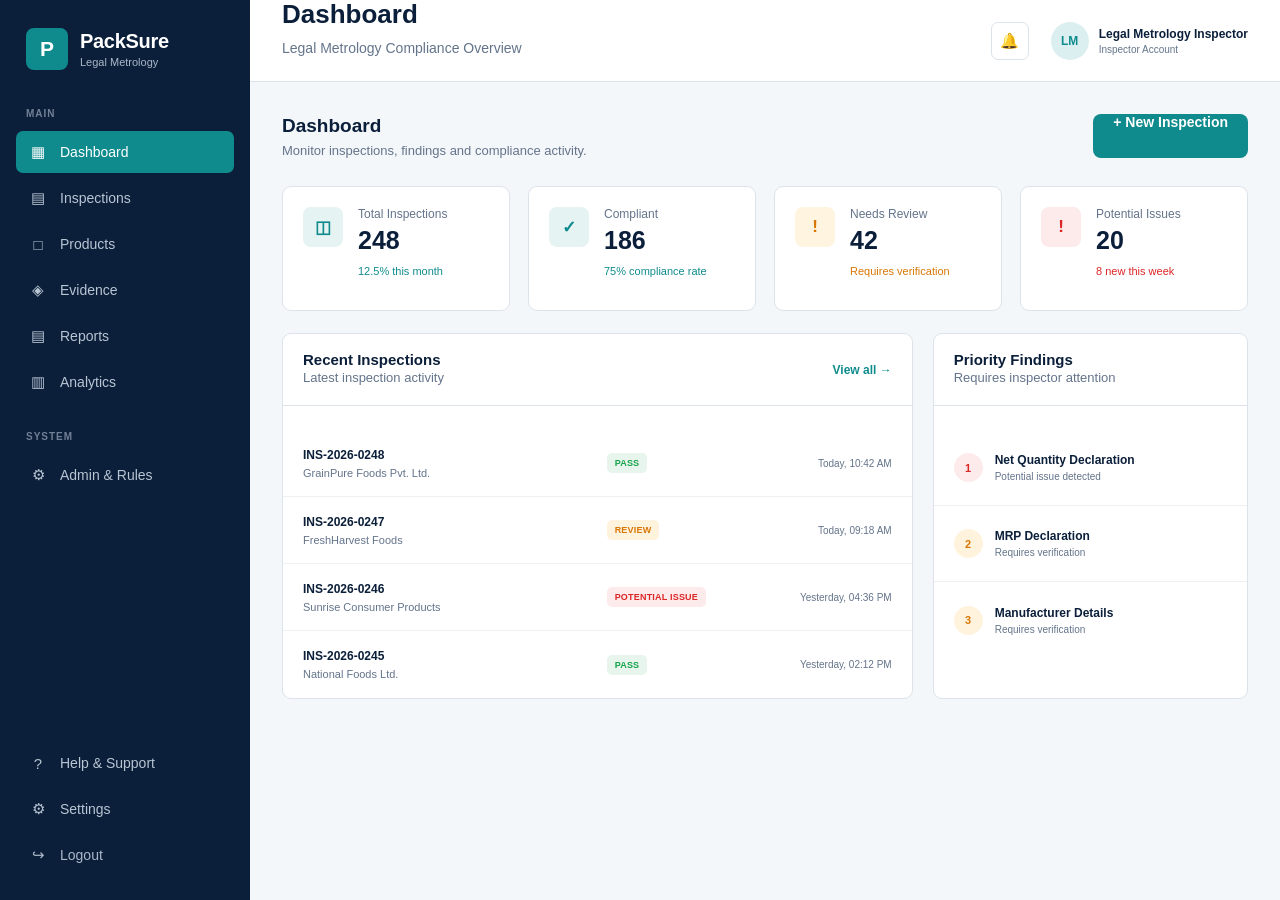
<file: PackSure Frontend/index.html>
<!DOCTYPE html>
<html lang="en">

<head>
    <meta charset="UTF-8">
    <meta name="viewport" content="width=device-width, initial-scale=1.0">

    <title>PackSure</title>

    <link rel="stylesheet" href="style.css">
</head>

<body>

    <!-- =========================================
         SIDEBAR
    ========================================== -->

    <aside class="sidebar">

        <div class="brand">

            <div class="brand-mark">
                P
            </div>

            <div class="brand-text">
                <h1>PackSure</h1>
                <span>Legal Metrology</span>
            </div>

        </div>


        <nav class="sidebar-nav">

            <div class="nav-section-title">
                MAIN
            </div>

            <a href="#" class="nav-item active">
                <span class="nav-icon">▦</span>
                <span>Dashboard</span>
            </a>

            <a href="inspections.html" class="nav-item">
    <span class="nav-icon">▤</span>
    <span>Inspections</span>
</a>

            <a href="products.html" class="nav-item">

    <span class="nav-icon">□</span>

    <span>Products</span>

</a>

            <a href="evidence-library.html" class="nav-item">
                <span class="nav-icon">◈</span>
                <span>Evidence</span>
            </a>

           <a href="reports.html" class="nav-item">
    <span class="nav-icon">▤</span>
    <span>Reports</span>
</a>
<a href="analytics.html" class="nav-item">
    <span class="nav-icon">▥</span>
    <span>Analytics</span>
</a>


            <div class="nav-section-title system-title">
                SYSTEM
            </div>

           <a href="admin-rules.html" class="nav-item">
    <span class="nav-icon">⚙</span>
    <span>Admin & Rules</span>
</a>

        </nav>


        <div class="sidebar-bottom">

            <a href="#" class="nav-item">
                <span class="nav-icon">?</span>
                <span>Help & Support</span>
            </a>

            <a href="#" class="nav-item">
                <span class="nav-icon">⚙</span>
                <span>Settings</span>
            </a>

            <a href="#" class="nav-item logout">
                <span class="nav-icon">↪</span>
                <span>Logout</span>
            </a>

        </div>

    </aside>


    <!-- =========================================
         MAIN CONTENT
    ========================================== -->

    <main class="main-content">


        <!-- TOP BAR -->

        <header class="topbar">

            <div class="page-heading">

                <h2>Dashboard</h2>

                <p>
                    Legal Metrology Compliance Overview
                </p>

            </div>


            <div class="topbar-actions">

                <button class="notification-button">
                    🔔
                </button>


                <div class="user-profile">

                    <div class="user-avatar">
                        LM
                    </div>

                    <div class="user-details">

                        <strong>Legal Metrology Inspector</strong>

                        <span>
                            Inspector Account
                        </span>

                    </div>

                </div>

            </div>

        </header>


        <!-- =========================================
             DASHBOARD CONTENT
        ========================================== -->

        <section class="page-content">


            <!-- WELCOME SECTION -->

            <div class="welcome">

                <div>

                    <h3>Dashboard</h3>

                    <p>
                        Monitor inspections, findings and compliance activity.
                    </p>

                </div>


                <a href="new-inspection.html" class="primary-button">
    + New Inspection
</a>

            </div>


            <!-- =========================================
                 KPI CARDS
            ========================================== -->

            <div class="stats-grid">


                <!-- TOTAL INSPECTIONS -->

                <div class="stat-card">

                    <div class="stat-icon">
                        ◫
                    </div>

                    <div class="stat-content">

                        <p>Total Inspections</p>

                        <h4>248</h4>

                        <span class="stat-note">
                            12.5% this month
                        </span>

                    </div>

                </div>


                <!-- COMPLIANT -->

                <div class="stat-card">

                    <div class="stat-icon">
                        ✓
                    </div>

                    <div class="stat-content">

                        <p>Compliant</p>

                        <h4>186</h4>

                        <span class="stat-note">
                            75% compliance rate
                        </span>

                    </div>

                </div>


                <!-- NEEDS REVIEW -->

                <div class="stat-card">

                    <div class="stat-icon review-icon">
                        !
                    </div>

                    <div class="stat-content">

                        <p>Needs Review</p>

                        <h4>42</h4>

                        <span class="review-note">
                            Requires verification
                        </span>

                    </div>

                </div>


                <!-- POTENTIAL ISSUES -->

                <div class="stat-card">

                    <div class="stat-icon issue-icon">
                        !
                    </div>

                    <div class="stat-content">

                        <p>Potential Issues</p>

                        <h4>20</h4>

                        <span class="issue-note">
                            8 new this week
                        </span>

                    </div>

                </div>


            </div>
            <!-- END OF KPI CARDS -->


            <!-- =========================================
                 RECENT INSPECTIONS + PRIORITY FINDINGS
            ========================================== -->

            <div class="dashboard-grid">


                <!-- =====================================
                     RECENT INSPECTIONS
                ====================================== -->

                <div class="panel">

                    <div class="panel-header">

                        <div>

                            <h3>Recent Inspections</h3>

                            <p>
                                Latest inspection activity
                            </p>

                        </div>

                        <a href="#">
                            View all →
                        </a>

                    </div>


                    <div class="inspection-list">


                        <!-- INSPECTION 1 -->

                        <div class="inspection-row">

                            <div class="inspection-info">

                                <strong>
                                    INS-2026-0248
                                </strong>

                                <span>
                                    GrainPure Foods Pvt. Ltd.
                                </span>

                            </div>


                            <span class="status pass">
                                PASS
                            </span>


                            <span class="inspection-date">
                                Today, 10:42 AM
                            </span>

                        </div>


                        <!-- INSPECTION 2 -->

                        <div class="inspection-row">

                            <div class="inspection-info">

                                <strong>
                                    INS-2026-0247
                                </strong>

                                <span>
                                    FreshHarvest Foods
                                </span>

                            </div>


                            <span class="status review">
                                REVIEW
                            </span>


                            <span class="inspection-date">
                                Today, 09:18 AM
                            </span>

                        </div>


                        <!-- INSPECTION 3 -->

                        <div class="inspection-row">

                            <div class="inspection-info">

                                <strong>
                                    INS-2026-0246
                                </strong>

                                <span>
                                    Sunrise Consumer Products
                                </span>

                            </div>


                            <span class="status issue">
                                POTENTIAL ISSUE
                            </span>


                            <span class="inspection-date">
                                Yesterday, 04:36 PM
                            </span>

                        </div>


                        <!-- INSPECTION 4 -->

                        <div class="inspection-row">

                            <div class="inspection-info">

                                <strong>
                                    INS-2026-0245
                                </strong>

                                <span>
                                    National Foods Ltd.
                                </span>

                            </div>


                            <span class="status pass">
                                PASS
                            </span>


                            <span class="inspection-date">
                                Yesterday, 02:12 PM
                            </span>

                        </div>


                    </div>

                </div>


                <!-- =====================================
                     PRIORITY FINDINGS
                ====================================== -->

                <div class="panel">

                    <div class="panel-header">

                        <div>

                            <h3>Priority Findings</h3>

                            <p>
                                Requires inspector attention
                            </p>

                        </div>

                    </div>


                    <div class="finding-list">


                        <!-- FINDING 1 -->

                        <div class="finding">

                            <div class="finding-number issue-number">
                                1
                            </div>

                            <div class="finding-content">

                                <strong>
                                    Net Quantity Declaration
                                </strong>

                                <p>
                                    Potential issue detected
                                </p>

                            </div>

                        </div>


                        <!-- FINDING 2 -->

                        <div class="finding">

                            <div class="finding-number review-number">
                                2
                            </div>

                            <div class="finding-content">

                                <strong>
                                    MRP Declaration
                                </strong>

                                <p>
                                    Requires verification
                                </p>

                            </div>

                        </div>


                        <!-- FINDING 3 -->

                        <div class="finding">

                            <div class="finding-number review-number">
                                3
                            </div>

                            <div class="finding-content">

                                <strong>
                                    Manufacturer Details
                                </strong>

                                <p>
                                    Requires verification
                                </p>

                            </div>

                        </div>


                    </div>

                </div>


            </div>
            <!-- END DASHBOARD GRID -->


        </section>
        <!-- END PAGE CONTENT -->


    </main>


    <script src="script.js"></script>
    

</body>

</html>
</file>
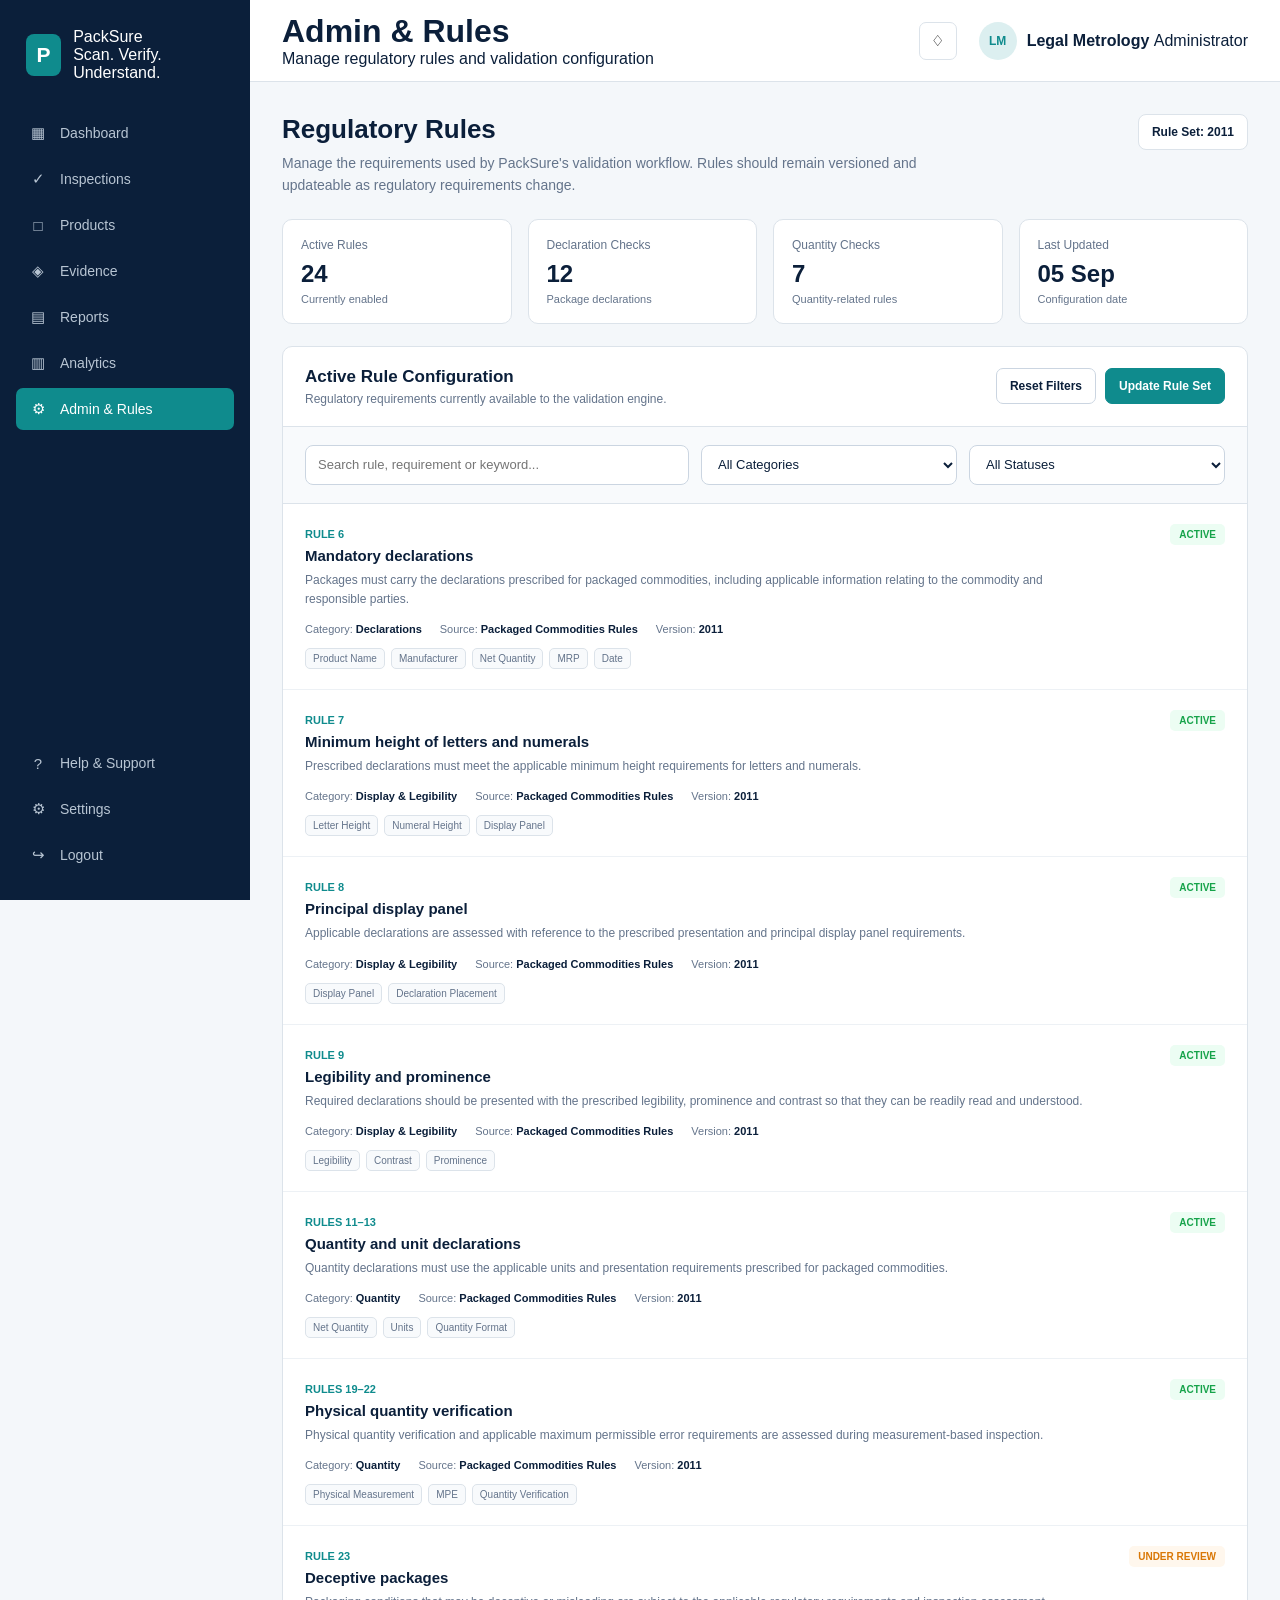
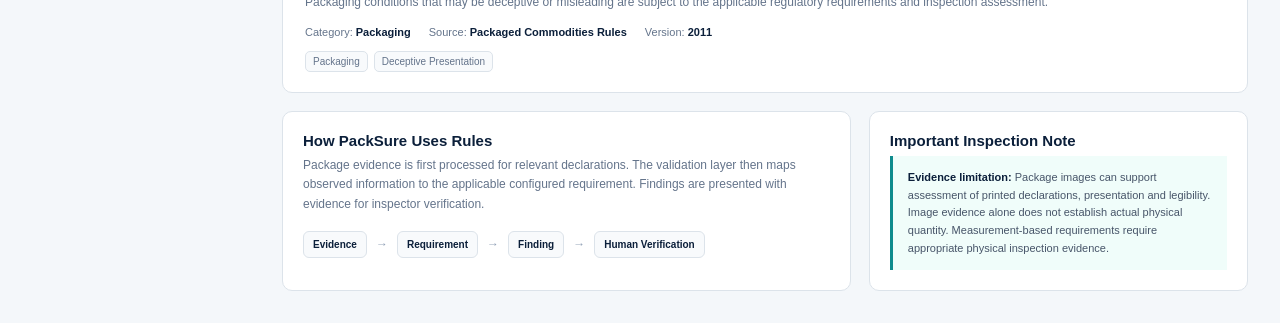
<file: PackSure Frontend/admin-rules.html>
<!DOCTYPE html>
<html lang="en">
<head>
    <meta charset="UTF-8">
    <meta name="viewport" content="width=device-width, initial-scale=1.0">
    <title>Admin & Rules | PackSure</title>

    <link rel="stylesheet" href="style.css">

    <style>
        .rules-page {
            max-width: 1200px;
            margin: 0 auto;
        }

        /* PAGE HEADER */

        .rules-header {
            display: flex;
            align-items: flex-start;
            justify-content: space-between;
            gap: 20px;
            margin-bottom: 22px;
        }

        .rules-header h2 {
            margin: 0 0 7px;
            color: var(--text-primary);
            font-size: 26px;
        }

        .rules-header p {
            margin: 0;
            max-width: 700px;
            color: var(--text-secondary);
            font-size: 14px;
            line-height: 1.6;
        }

        .rules-version {
            flex-shrink: 0;
            padding: 10px 13px;
            border: 1px solid var(--border);
            border-radius: 8px;
            background: #FFFFFF;
            color: var(--text-primary);
            font-size: 12px;
            font-weight: 650;
        }


        /* OVERVIEW */

        .rules-overview {
            display: grid;
            grid-template-columns: repeat(4, 1fr);
            gap: 16px;
            margin-bottom: 22px;
        }

        .rules-stat {
            padding: 18px;
            background: #FFFFFF;
            border: 1px solid var(--border);
            border-radius: 10px;
        }

        .rules-stat-label {
            margin-bottom: 8px;
            color: var(--text-secondary);
            font-size: 12px;
        }

        .rules-stat-value {
            color: var(--text-primary);
            font-size: 24px;
            font-weight: 700;
        }

        .rules-stat-note {
            margin-top: 5px;
            color: var(--text-secondary);
            font-size: 11px;
        }


        /* MAIN PANEL */

        .rules-panel {
            background: #FFFFFF;
            border: 1px solid var(--border);
            border-radius: 10px;
            overflow: hidden;
        }

        .rules-panel-header {
            display: flex;
            align-items: center;
            justify-content: space-between;
            gap: 15px;
            padding: 20px 22px;
            border-bottom: 1px solid var(--border);
        }

        .rules-panel-header h3 {
            margin: 0 0 5px;
            color: var(--text-primary);
            font-size: 17px;
        }

        .rules-panel-header p {
            margin: 0;
            color: var(--text-secondary);
            font-size: 12px;
        }

        .rules-actions {
            display: flex;
            gap: 9px;
        }

        .rules-button {
            min-height: 36px;
            padding: 0 13px;
            border-radius: 7px;
            font-family: inherit;
            font-size: 12px;
            font-weight: 650;
            cursor: pointer;
        }

        .rules-button.secondary {
            border: 1px solid #CBD5E1;
            background: #FFFFFF;
            color: var(--text-primary);
        }

        .rules-button.primary {
            border: 1px solid var(--teal);
            background: var(--teal);
            color: #FFFFFF;
        }

        .rules-button:hover {
            opacity: 0.92;
        }


        /* FILTERS */

        .rules-filters {
            display: grid;
            grid-template-columns: 1.5fr 1fr 1fr;
            gap: 12px;
            padding: 18px 22px;
            background: #F8FAFC;
            border-bottom: 1px solid var(--border);
        }

        .rules-filter {
            height: 40px;
            box-sizing: border-box;
            padding: 0 12px;
            border: 1px solid #CBD5E1;
            border-radius: 8px;
            background: #FFFFFF;
            color: var(--text-primary);
            font-family: inherit;
            font-size: 13px;
        }

        .rules-filter:focus {
            outline: none;
            border-color: var(--teal);
            box-shadow: 0 0 0 3px rgba(15, 139, 141, 0.10);
        }


        /* RULE LIST */

        .rules-list {
            display: flex;
            flex-direction: column;
        }

        .rule-item {
            padding: 20px 22px;
            border-bottom: 1px solid #EDF1F5;
        }

        .rule-item:last-child {
            border-bottom: none;
        }

        .rule-top {
            display: flex;
            align-items: flex-start;
            justify-content: space-between;
            gap: 20px;
        }

        .rule-title-area {
            min-width: 0;
        }

        .rule-number {
            display: inline-block;
            margin-bottom: 7px;
            color: var(--teal);
            font-size: 11px;
            font-weight: 700;
        }

        .rule-title {
            margin: 0 0 7px;
            color: var(--text-primary);
            font-size: 15px;
            font-weight: 700;
        }

        .rule-description {
            margin: 0;
            max-width: 800px;
            color: var(--text-secondary);
            font-size: 12px;
            line-height: 1.6;
        }

        .rule-status {
            flex-shrink: 0;
            padding: 5px 9px;
            border-radius: 5px;
            background: #ECFDF3;
            color: var(--pass);
            font-size: 10px;
            font-weight: 700;
        }

        .rule-meta {
            display: flex;
            flex-wrap: wrap;
            gap: 18px;
            margin-top: 14px;
        }

        .rule-meta-item {
            color: var(--text-secondary);
            font-size: 11px;
        }

        .rule-meta-item strong {
            color: var(--text-primary);
            font-weight: 650;
        }

        .rule-tags {
            display: flex;
            flex-wrap: wrap;
            gap: 6px;
            margin-top: 13px;
        }

        .rule-tag {
            padding: 4px 7px;
            border: 1px solid #DCE3EA;
            border-radius: 5px;
            background: #F8FAFC;
            color: #64748B;
            font-size: 10px;
        }


        /* INFO PANEL */

        .rules-info {
            display: grid;
            grid-template-columns: 1.5fr 1fr;
            gap: 18px;
            margin-top: 18px;
        }

        .rules-info-panel {
            padding: 20px;
            background: #FFFFFF;
            border: 1px solid var(--border);
            border-radius: 10px;
        }

        .rules-info-panel h3 {
            margin: 0 0 7px;
            color: var(--text-primary);
            font-size: 15px;
        }

        .rules-info-panel p {
            margin: 0;
            color: var(--text-secondary);
            font-size: 12px;
            line-height: 1.6;
        }

        .rule-flow {
            display: flex;
            align-items: center;
            gap: 9px;
            margin-top: 17px;
            flex-wrap: wrap;
        }

        .flow-step {
            padding: 7px 9px;
            border: 1px solid #DCE3EA;
            border-radius: 6px;
            background: #F8FAFC;
            color: var(--text-primary);
            font-size: 10px;
            font-weight: 650;
        }

        .flow-arrow {
            color: #94A3B8;
            font-size: 12px;
        }


        /* NOTICE */

        .rules-notice {
            padding: 13px 15px;
            border-left: 3px solid var(--teal);
            background: #F0FDFA;
            color: #475569;
            font-size: 11px;
            line-height: 1.6;
        }

        .rules-notice strong {
            color: var(--text-primary);
        }


        /* EMPTY */

        .rules-empty {
            display: none;
            padding: 50px 20px;
            text-align: center;
            color: var(--text-secondary);
            font-size: 13px;
        }


        /* RESPONSIVE */

        @media (max-width: 1000px) {

            .rules-overview {
                grid-template-columns: repeat(2, 1fr);
            }

            .rules-info {
                grid-template-columns: 1fr;
            }

        }


        @media (max-width: 750px) {

            .rules-header {
                flex-direction: column;
            }

            .rules-filters {
                grid-template-columns: 1fr;
            }

            .rules-panel-header {
                align-items: flex-start;
                flex-direction: column;
            }

        }


        @media (max-width: 550px) {

            .rules-overview {
                grid-template-columns: 1fr;
            }

            .rules-top {
                flex-direction: column;
            }

            .rules-actions {
                width: 100%;
            }

            .rules-button {
                flex: 1;
            }

        }

    </style>
</head>


<body>


    <!-- SIDEBAR -->

    <aside class="sidebar">

        <div class="brand">

            <div class="brand-mark">
                P
            </div>

            <div class="brand-text">

                <div class="brand-name">
                    PackSure
                </div>

                <div class="brand-tagline">
                    Scan. Verify. Understand.
                </div>

            </div>

        </div>


        <nav class="sidebar-nav">

            <a href="index.html" class="nav-item">
                <span class="nav-icon">▦</span>
                <span>Dashboard</span>
            </a>

            <a href="inspections.html" class="nav-item">
                <span class="nav-icon">✓</span>
                <span>Inspections</span>
            </a>

            <a href="products.html" class="nav-item">
                <span class="nav-icon">□</span>
                <span>Products</span>
            </a>

            <a href="evidence-library.html" class="nav-item">
                <span class="nav-icon">◈</span>
                <span>Evidence</span>
            </a>

            <a href="reports.html" class="nav-item">
                <span class="nav-icon">▤</span>
                <span>Reports</span>
            </a>

            <a href="analytics.html" class="nav-item">
                <span class="nav-icon">▥</span>
                <span>Analytics</span>
            </a>

            <a href="admin-rules.html" class="nav-item active">
                <span class="nav-icon">⚙</span>
                <span>Admin & Rules</span>
            </a>

        </nav>


        <div class="sidebar-bottom">

            <a href="#" class="nav-item">
                <span class="nav-icon">?</span>
                <span>Help & Support</span>
            </a>

            <a href="#" class="nav-item">
                <span class="nav-icon">⚙</span>
                <span>Settings</span>
            </a>

            <a href="#" class="nav-item">
                <span class="nav-icon">↪</span>
                <span>Logout</span>
            </a>

        </div>

    </aside>


    <!-- MAIN CONTENT -->

    <main class="main-content">


        <!-- TOP BAR -->

        <header class="topbar">

            <div class="topbar-title">

                <h1>
                    Admin & Rules
                </h1>

                <p>
                    Manage regulatory rules and validation configuration
                </p>

            </div>


            <div class="topbar-actions">

                <button
                    class="notification-button"
                    title="Notifications"
                >
                    ♢
                    <span class="notification-dot"></span>
                </button>


                <div class="user-profile">

                    <div class="user-avatar">
                        LM
                    </div>

                    <div class="user-info">

                        <strong>
                            Legal Metrology
                        </strong>

                        <span>
                            Administrator
                        </span>

                    </div>

                </div>

            </div>

        </header>


        <!-- PAGE -->

        <section class="page-content rules-page">


            <!-- HEADER -->

            <div class="rules-header">

                <div>

                    <h2>
                        Regulatory Rules
                    </h2>

                    <p>
                        Manage the requirements used by PackSure's validation
                        workflow. Rules should remain versioned and updateable
                        as regulatory requirements change.
                    </p>

                </div>


                <div class="rules-version">
                    Rule Set: 2011
                </div>

            </div>


            <!-- OVERVIEW -->

            <div class="rules-overview">


                <div class="rules-stat">

                    <div class="rules-stat-label">
                        Active Rules
                    </div>

                    <div class="rules-stat-value">
                        24
                    </div>

                    <div class="rules-stat-note">
                        Currently enabled
                    </div>

                </div>


                <div class="rules-stat">

                    <div class="rules-stat-label">
                        Declaration Checks
                    </div>

                    <div class="rules-stat-value">
                        12
                    </div>

                    <div class="rules-stat-note">
                        Package declarations
                    </div>

                </div>


                <div class="rules-stat">

                    <div class="rules-stat-label">
                        Quantity Checks
                    </div>

                    <div class="rules-stat-value">
                        7
                    </div>

                    <div class="rules-stat-note">
                        Quantity-related rules
                    </div>

                </div>


                <div class="rules-stat">

                    <div class="rules-stat-label">
                        Last Updated
                    </div>

                    <div class="rules-stat-value">
                        05 Sep
                    </div>

                    <div class="rules-stat-note">
                        Configuration date
                    </div>

                </div>


            </div>


            <!-- RULE PANEL -->

            <div class="rules-panel">


                <div class="rules-panel-header">

                    <div>

                        <h3>
                            Active Rule Configuration
                        </h3>

                        <p>
                            Regulatory requirements currently available to
                            the validation engine.
                        </p>

                    </div>


                    <div class="rules-actions">

                        <button
                            type="button"
                            class="rules-button secondary"
                            id="resetFilters"
                        >
                            Reset Filters
                        </button>

                        <button
                            type="button"
                            class="rules-button primary"
                            id="updateRules"
                        >
                            Update Rule Set
                        </button>

                    </div>

                </div>


                <!-- FILTERS -->

                <div class="rules-filters">

                    <input
                        type="text"
                        id="ruleSearch"
                        class="rules-filter"
                        placeholder="Search rule, requirement or keyword..."
                    >


                    <select
                        id="ruleCategory"
                        class="rules-filter"
                    >

                        <option value="">
                            All Categories
                        </option>

                        <option value="Declarations">
                            Declarations
                        </option>

                        <option value="Quantity">
                            Quantity
                        </option>

                        <option value="Display">
                            Display & Legibility
                        </option>

                        <option value="Packaging">
                            Packaging

                        </option>

                    </select>


                    <select
                        id="ruleStatus"
                        class="rules-filter"
                    >

                        <option value="">
                            All Statuses
                        </option>

                        <option value="Active">
                            Active
                        </option>

                        <option value="Review">
                            Under Review
                        </option>

                    </select>

                </div>


                <!-- RULE LIST -->

                <div
                    class="rules-list"
                    id="rulesList"
                >


                    <!-- RULE 1 -->

                    <article
                        class="rule-item"
                        data-search="rule 6 mandatory declarations name address manufacturer packer importer generic name net quantity mrp date declarations"
                        data-category="Declarations"
                        data-status="Active"
                    >

                        <div class="rule-top">

                            <div class="rule-title-area">

                                <span class="rule-number">
                                    RULE 6
                                </span>

                                <h4 class="rule-title">
                                    Mandatory declarations
                                </h4>

                                <p class="rule-description">
                                    Packages must carry the declarations
                                    prescribed for packaged commodities,
                                    including applicable information relating
                                    to the commodity and responsible parties.
                                </p>

                            </div>


                            <span class="rule-status">
                                ACTIVE
                            </span>

                        </div>


                        <div class="rule-meta">

                            <span class="rule-meta-item">
                                Category:
                                <strong>Declarations</strong>
                            </span>

                            <span class="rule-meta-item">
                                Source:
                                <strong>Packaged Commodities Rules</strong>
                            </span>

                            <span class="rule-meta-item">
                                Version:
                                <strong>2011</strong>
                            </span>

                        </div>


                        <div class="rule-tags">

                            <span class="rule-tag">
                                Product Name
                            </span>

                            <span class="rule-tag">
                                Manufacturer
                            </span>

                            <span class="rule-tag">
                                Net Quantity
                            </span>

                            <span class="rule-tag">
                                MRP
                            </span>

                            <span class="rule-tag">
                                Date
                            </span>

                        </div>

                    </article>


                    <!-- RULE 2 -->

                    <article
                        class="rule-item"
                        data-search="rule 7 minimum height letters numerals font size declaration"
                        data-category="Display"
                        data-status="Active"
                    >

                        <div class="rule-top">

                            <div class="rule-title-area">

                                <span class="rule-number">
                                    RULE 7
                                </span>

                                <h4 class="rule-title">
                                    Minimum height of letters and numerals
                                </h4>

                                <p class="rule-description">
                                    Prescribed declarations must meet the
                                    applicable minimum height requirements for
                                    letters and numerals.
                                </p>

                            </div>


                            <span class="rule-status">
                                ACTIVE
                            </span>

                        </div>


                        <div class="rule-meta">

                            <span class="rule-meta-item">
                                Category:
                                <strong>Display & Legibility</strong>
                            </span>

                            <span class="rule-meta-item">
                                Source:
                                <strong>Packaged Commodities Rules</strong>
                            </span>

                            <span class="rule-meta-item">
                                Version:
                                <strong>2011</strong>
                            </span>

                        </div>


                        <div class="rule-tags">

                            <span class="rule-tag">
                                Letter Height
                            </span>

                            <span class="rule-tag">
                                Numeral Height
                            </span>

                            <span class="rule-tag">
                                Display Panel
                            </span>

                        </div>

                    </article>


                    <!-- RULE 3 -->

                    <article
                        class="rule-item"
                        data-search="rule 8 principal display panel declarations package display"
                        data-category="Display"
                        data-status="Active"
                    >

                        <div class="rule-top">

                            <div class="rule-title-area">

                                <span class="rule-number">
                                    RULE 8
                                </span>

                                <h4 class="rule-title">
                                    Principal display panel
                                </h4>

                                <p class="rule-description">
                                    Applicable declarations are assessed with
                                    reference to the prescribed presentation
                                    and principal display panel requirements.
                                </p>

                            </div>


                            <span class="rule-status">
                                ACTIVE
                            </span>

                        </div>


                        <div class="rule-meta">

                            <span class="rule-meta-item">
                                Category:
                                <strong>Display & Legibility</strong>
                            </span>

                            <span class="rule-meta-item">
                                Source:
                                <strong>Packaged Commodities Rules</strong>
                            </span>

                            <span class="rule-meta-item">
                                Version:
                                <strong>2011</strong>
                            </span>

                        </div>


                        <div class="rule-tags">

                            <span class="rule-tag">
                                Display Panel
                            </span>

                            <span class="rule-tag">
                                Declaration Placement
                            </span>

                        </div>

                    </article>


                    <!-- RULE 4 -->

                    <article
                        class="rule-item"
                        data-search="rule 9 legibility prominence contrast declaration label"
                        data-category="Display"
                        data-status="Active"
                    >

                        <div class="rule-top">

                            <div class="rule-title-area">

                                <span class="rule-number">
                                    RULE 9
                                </span>

                                <h4 class="rule-title">
                                    Legibility and prominence
                                </h4>

                                <p class="rule-description">
                                    Required declarations should be presented
                                    with the prescribed legibility, prominence
                                    and contrast so that they can be readily
                                    read and understood.
                                </p>

                            </div>


                            <span class="rule-status">
                                ACTIVE
                            </span>

                        </div>


                        <div class="rule-meta">

                            <span class="rule-meta-item">
                                Category:
                                <strong>Display & Legibility</strong>
                            </span>

                            <span class="rule-meta-item">
                                Source:
                                <strong>Packaged Commodities Rules</strong>
                            </span>

                            <span class="rule-meta-item">
                                Version:
                                <strong>2011</strong>
                            </span>

                        </div>


                        <div class="rule-tags">

                            <span class="rule-tag">
                                Legibility
                            </span>

                            <span class="rule-tag">
                                Contrast
                            </span>

                            <span class="rule-tag">
                                Prominence
                            </span>

                        </div>

                    </article>


                    <!-- RULE 5 -->

                    <article
                        class="rule-item"
                        data-search="rules 11 12 13 quantity unit net quantity standard units"
                        data-category="Quantity"
                        data-status="Active"
                    >

                        <div class="rule-top">

                            <div class="rule-title-area">

                                <span class="rule-number">
                                    RULES 11–13
                                </span>

                                <h4 class="rule-title">
                                    Quantity and unit declarations
                                </h4>

                                <p class="rule-description">
                                    Quantity declarations must use the
                                    applicable units and presentation
                                    requirements prescribed for packaged
                                    commodities.
                                </p>

                            </div>


                            <span class="rule-status">
                                ACTIVE
                            </span>

                        </div>


                        <div class="rule-meta">

                            <span class="rule-meta-item">
                                Category:
                                <strong>Quantity</strong>
                            </span>

                            <span class="rule-meta-item">
                                Source:
                                <strong>Packaged Commodities Rules</strong>
                            </span>

                            <span class="rule-meta-item">
                                Version:
                                <strong>2011</strong>
                            </span>

                        </div>


                        <div class="rule-tags">

                            <span class="rule-tag">
                                Net Quantity
                            </span>

                            <span class="rule-tag">
                                Units
                            </span>

                            <span class="rule-tag">
                                Quantity Format
                            </span>

                        </div>

                    </article>


                    <!-- RULE 6 -->

                    <article
                        class="rule-item"
                        data-search="rules 19 20 21 22 physical quantity verification maximum permissible error mpe"
                        data-category="Quantity"
                        data-status="Active"
                    >

                        <div class="rule-top">

                            <div class="rule-title-area">

                                <span class="rule-number">
                                    RULES 19–22
                                </span>

                                <h4 class="rule-title">
                                    Physical quantity verification
                                </h4>

                                <p class="rule-description">
                                    Physical quantity verification and
                                    applicable maximum permissible error
                                    requirements are assessed during
                                    measurement-based inspection.
                                </p>

                            </div>


                            <span class="rule-status">
                                ACTIVE
                            </span>

                        </div>


                        <div class="rule-meta">

                            <span class="rule-meta-item">
                                Category:
                                <strong>Quantity</strong>
                            </span>

                            <span class="rule-meta-item">
                                Source:
                                <strong>Packaged Commodities Rules</strong>
                            </span>

                            <span class="rule-meta-item">
                                Version:
                                <strong>2011</strong>
                            </span>

                        </div>


                        <div class="rule-tags">

                            <span class="rule-tag">
                                Physical Measurement
                            </span>

                            <span class="rule-tag">
                                MPE
                            </span>

                            <span class="rule-tag">
                                Quantity Verification
                            </span>

                        </div>

                    </article>


                    <!-- RULE 7 -->

                    <article
                        class="rule-item"
                        data-search="rule 23 deceptive packages package quantity misleading deceptive packaging"
                        data-category="Packaging"
                        data-status="Review"
                    >

                        <div class="rule-top">

                            <div class="rule-title-area">

                                <span class="rule-number">
                                    RULE 23
                                </span>

                                <h4 class="rule-title">
                                    Deceptive packages
                                </h4>

                                <p class="rule-description">
                                    Packaging conditions that may be deceptive
                                    or misleading are subject to the applicable
                                    regulatory requirements and inspection
                                    assessment.
                                </p>

                            </div>


                            <span
                                class="rule-status"
                                style="background:#FFF7ED;color:var(--review);"
                            >
                                UNDER REVIEW
                            </span>

                        </div>


                        <div class="rule-meta">

                            <span class="rule-meta-item">
                                Category:
                                <strong>Packaging</strong>
                            </span>

                            <span class="rule-meta-item">
                                Source:
                                <strong>Packaged Commodities Rules</strong>
                            </span>

                            <span class="rule-meta-item">
                                Version:
                                <strong>2011</strong>
                            </span>

                        </div>


                        <div class="rule-tags">

                            <span class="rule-tag">
                                Packaging
                            </span>

                            <span class="rule-tag">
                                Deceptive Presentation
                            </span>

                        </div>

                    </article>


                </div>


                <!-- EMPTY -->

                <div
                    class="rules-empty"
                    id="rulesEmpty"
                >
                    No matching rules found.
                </div>

            </div>


            <!-- INFORMATION -->

            <div class="rules-info">


                <div class="rules-info-panel">

                    <h3>
                        How PackSure Uses Rules
                    </h3>

                    <p>
                        Package evidence is first processed for relevant
                        declarations. The validation layer then maps observed
                        information to the applicable configured requirement.
                        Findings are presented with evidence for inspector
                        verification.
                    </p>


                    <div class="rule-flow">

                        <span class="flow-step">
                            Evidence
                        </span>

                        <span class="flow-arrow">
                            →
                        </span>

                        <span class="flow-step">
                            Requirement
                        </span>

                        <span class="flow-arrow">
                            →
                        </span>

                        <span class="flow-step">
                            Finding
                        </span>

                        <span class="flow-arrow">
                            →
                        </span>

                        <span class="flow-step">
                            Human Verification
                        </span>

                    </div>

                </div>


                <div class="rules-info-panel">

                    <h3>
                        Important Inspection Note
                    </h3>

                    <div class="rules-notice">

                        <strong>Evidence limitation:</strong>

                        Package images can support assessment of printed
                        declarations, presentation and legibility. Image
                        evidence alone does not establish actual physical
                        quantity. Measurement-based requirements require
                        appropriate physical inspection evidence.

                    </div>

                </div>

            </div>


        </section>

    </main>


    <!-- FILTER SCRIPT -->

    <script>

        const ruleSearch =
            document.getElementById("ruleSearch");

        const ruleCategory =
            document.getElementById("ruleCategory");

        const ruleStatus =
            document.getElementById("ruleStatus");

        const rules =
            document.querySelectorAll(".rule-item");

        const rulesEmpty =
            document.getElementById("rulesEmpty");

        const resetFilters =
            document.getElementById("resetFilters");

        const updateRules =
            document.getElementById("updateRules");


        function filterRules() {

            const search =
                ruleSearch.value.toLowerCase().trim();

            const category =
                ruleCategory.value;

            const status =
                ruleStatus.value;

            let visibleCount = 0;


            rules.forEach(rule => {

                const searchText =
                    rule.dataset.search.toLowerCase();

                const ruleCategoryValue =
                    rule.dataset.category;

                const ruleStatusValue =
                    rule.dataset.status;


                const matchesSearch =
                    searchText.includes(search);

                const matchesCategory =
                    !category ||
                    ruleCategoryValue === category;

                const matchesStatus =
                    !status ||
                    ruleStatusValue === status;


                if (
                    matchesSearch &&
                    matchesCategory &&
                    matchesStatus
                ) {

                    rule.style.display = "";
                    visibleCount++;

                } else {

                    rule.style.display = "none";

                }

            });


            rulesEmpty.style.display =
                visibleCount === 0
                    ? "block"
                    : "none";

        }


        ruleSearch.addEventListener(
            "input",
            filterRules
        );

        ruleCategory.addEventListener(
            "change",
            filterRules
        );

        ruleStatus.addEventListener(
            "change",
            filterRules
        );


        resetFilters.addEventListener(
            "click",
            function () {

                ruleSearch.value = "";
                ruleCategory.value = "";
                ruleStatus.value = "";

                filterRules();

            }
        );


        updateRules.addEventListener(
            "click",
            function () {

                alert(
                    "Rule-set update interface is ready for backend integration."
                );

            }
        );

    </script>

</body>
</html>
</file>
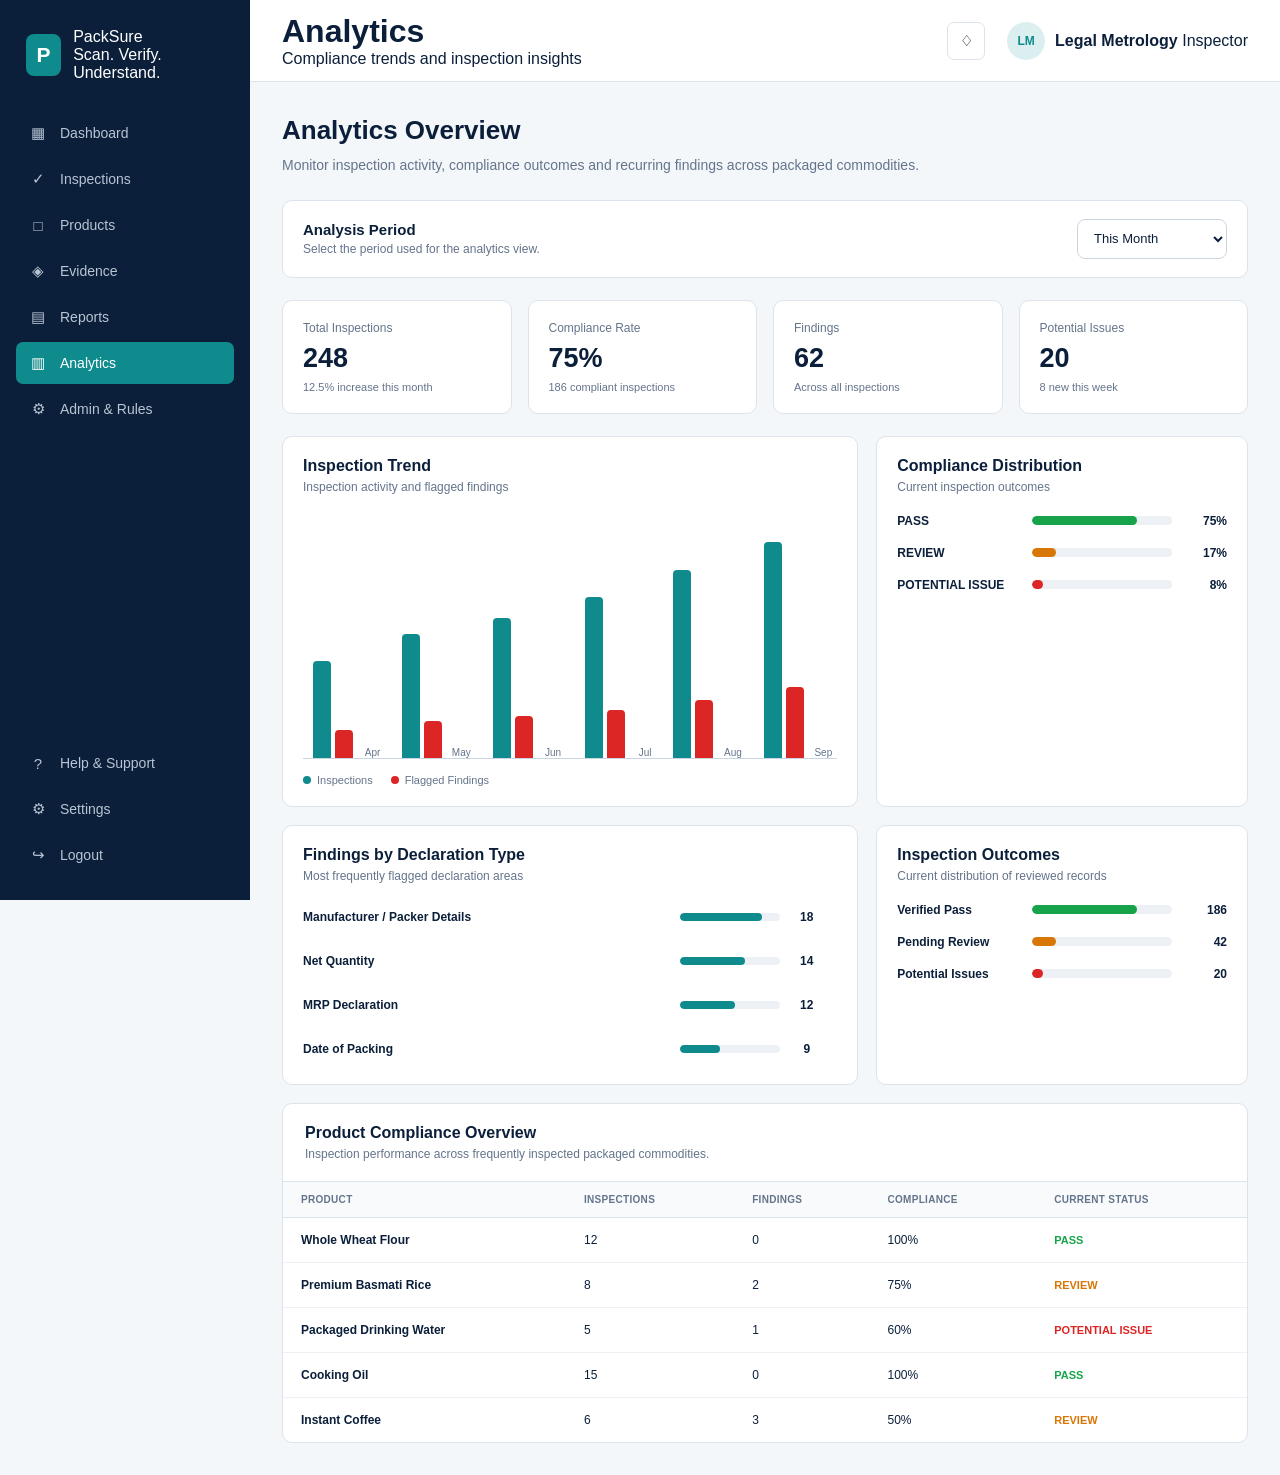
<file: PackSure Frontend/analytics.html>
<!DOCTYPE html>
<html lang="en">
<head>
    <meta charset="UTF-8">
    <meta name="viewport" content="width=device-width, initial-scale=1.0">
    <title>Analytics | PackSure</title>

    <link rel="stylesheet" href="style.css">

    <style>
        .analytics-page {
            max-width: 1200px;
            margin: 0 auto;
        }

        /* FILTERS */

        .analytics-filter-panel {
            display: flex;
            align-items: center;
            justify-content: space-between;
            gap: 16px;
            padding: 18px 20px;
            margin-bottom: 22px;
            background: #FFFFFF;
            border: 1px solid var(--border);
            border-radius: 10px;
        }

        .analytics-filter-info h3 {
            margin: 0 0 4px;
            color: var(--text-primary);
            font-size: 15px;
        }

        .analytics-filter-info p {
            margin: 0;
            color: var(--text-secondary);
            font-size: 12px;
        }

        .analytics-filter {
            height: 40px;
            min-width: 150px;
            padding: 0 12px;
            border: 1px solid #CBD5E1;
            border-radius: 8px;
            background: #FFFFFF;
            color: var(--text-primary);
            font-family: inherit;
            font-size: 13px;
        }

        .analytics-filter:focus {
            outline: none;
            border-color: var(--teal);
            box-shadow: 0 0 0 3px rgba(15, 139, 141, 0.10);
        }


        /* KPI CARDS */

        .analytics-kpis {
            display: grid;
            grid-template-columns: repeat(4, 1fr);
            gap: 16px;
            margin-bottom: 22px;
        }

        .analytics-kpi {
            padding: 20px;
            background: #FFFFFF;
            border: 1px solid var(--border);
            border-radius: 10px;
        }

        .analytics-kpi-label {
            color: var(--text-secondary);
            font-size: 12px;
            margin-bottom: 9px;
        }

        .analytics-kpi-value {
            color: var(--text-primary);
            font-size: 27px;
            font-weight: 700;
            line-height: 1.1;
        }

        .analytics-kpi-note {
            margin-top: 7px;
            color: var(--text-secondary);
            font-size: 11px;
        }


        /* CHART AREA */

        .analytics-grid {
            display: grid;
            grid-template-columns: 1.55fr 1fr;
            gap: 18px;
            margin-bottom: 18px;
        }

        .analytics-panel {
            background: #FFFFFF;
            border: 1px solid var(--border);
            border-radius: 10px;
            padding: 20px;
        }

        .analytics-panel-header {
            margin-bottom: 20px;
        }

        .analytics-panel-header h3 {
            margin: 0 0 5px;
            color: var(--text-primary);
            font-size: 16px;
        }

        .analytics-panel-header p {
            margin: 0;
            color: var(--text-secondary);
            font-size: 12px;
        }


        /* BAR CHART */

        .bar-chart {
            height: 245px;
            display: flex;
            align-items: flex-end;
            gap: 18px;
            padding: 15px 5px 0;
            border-bottom: 1px solid #CBD5E1;
        }

        .bar-column {
            flex: 1;
            height: 100%;
            display: flex;
            align-items: flex-end;
            justify-content: center;
            gap: 7px;
        }

        .bar-group {
            width: 100%;
            height: 100%;
            display: flex;
            align-items: flex-end;
            justify-content: center;
            gap: 4px;
        }

        .bar {
            width: 18px;
            min-height: 4px;
            border-radius: 4px 4px 0 0;
        }

        .bar.total {
            background: var(--teal);
        }

        .bar.issue {
            background: var(--issue);
        }

        .bar-label {
            margin-top: 9px;
            text-align: center;
            color: var(--text-secondary);
            font-size: 10px;
        }

        .chart-legend {
            display: flex;
            gap: 18px;
            margin-top: 15px;
        }

        .legend-item {
            display: flex;
            align-items: center;
            gap: 6px;
            color: var(--text-secondary);
            font-size: 11px;
        }

        .legend-dot {
            width: 8px;
            height: 8px;
            border-radius: 50%;
        }

        .legend-dot.total {
            background: var(--teal);
        }

        .legend-dot.issue {
            background: var(--issue);
        }


        /* COMPLIANCE DISTRIBUTION */

        .distribution {
            display: flex;
            flex-direction: column;
            gap: 18px;
        }

        .distribution-row {
            display: grid;
            grid-template-columns: 125px 1fr 45px;
            align-items: center;
            gap: 10px;
        }

        .distribution-label {
            color: var(--text-primary);
            font-size: 12px;
            font-weight: 600;
        }

        .distribution-track {
            height: 9px;
            overflow: hidden;
            border-radius: 10px;
            background: #EDF1F5;
        }

        .distribution-fill {
            height: 100%;
            border-radius: 10px;
        }

        .distribution-fill.pass {
            width: 75%;
            background: var(--pass);
        }

        .distribution-fill.review {
            width: 17%;
            background: var(--review);
        }

        .distribution-fill.issue {
            width: 8%;
            background: var(--issue);
        }

        .distribution-value {
            text-align: right;
            color: var(--text-primary);
            font-size: 12px;
            font-weight: 700;
        }


        /* FINDINGS */

        .findings-list {
            display: flex;
            flex-direction: column;
            gap: 15px;
        }

        .finding-row {
            display: grid;
            grid-template-columns: 1fr 100px 45px;
            align-items: center;
            gap: 12px;
        }

        .finding-name {
            color: var(--text-primary);
            font-size: 12px;
            font-weight: 600;
        }

        .finding-track {
            height: 8px;
            overflow: hidden;
            border-radius: 10px;
            background: #EDF1F5;
        }

        .finding-fill {
            height: 100%;
            border-radius: 10px;
            background: var(--teal);
        }

        .finding-number {
            text-align: right;
            color: var(--text-primary);
            font-size: 12px;
            font-weight: 700;
        }


        /* PRODUCTS TABLE */

        .product-analysis-panel {
            background: #FFFFFF;
            border: 1px solid var(--border);
            border-radius: 10px;
            overflow: hidden;
        }

        .product-analysis-header {
            padding: 20px 22px;
            border-bottom: 1px solid var(--border);
        }

        .product-analysis-header h3 {
            margin: 0 0 5px;
            color: var(--text-primary);
            font-size: 16px;
        }

        .product-analysis-header p {
            margin: 0;
            color: var(--text-secondary);
            font-size: 12px;
        }

        .analysis-table-wrapper {
            overflow-x: auto;
        }

        .analysis-table {
            width: 100%;
            border-collapse: collapse;
            min-width: 700px;
        }

        .analysis-table th {
            padding: 12px 18px;
            text-align: left;
            background: #F8FAFC;
            border-bottom: 1px solid var(--border);
            color: #64748B;
            font-size: 10px;
            text-transform: uppercase;
            letter-spacing: 0.03em;
        }

        .analysis-table td {
            padding: 15px 18px;
            border-bottom: 1px solid #EDF1F5;
            color: var(--text-primary);
            font-size: 12px;
        }

        .analysis-table tbody tr:last-child td {
            border-bottom: none;
        }

        .analysis-product {
            font-weight: 650;
        }

        .analysis-status {
            font-size: 11px;
            font-weight: 700;
        }

        .analysis-status.pass {
            color: var(--pass);
        }

        .analysis-status.review {
            color: var(--review);
        }

        .analysis-status.issue {
            color: var(--issue);
        }


        /* RESPONSIVE */

        @media (max-width: 1000px) {

            .analytics-kpis {
                grid-template-columns: repeat(2, 1fr);
            }

            .analytics-grid {
                grid-template-columns: 1fr;
            }

        }

        @media (max-width: 650px) {

            .analytics-kpis {
                grid-template-columns: 1fr;
            }

            .analytics-filter-panel {
                align-items: stretch;
                flex-direction: column;
            }

            .analytics-filter {
                width: 100%;
            }

            .bar-chart {
                gap: 7px;
            }

            .bar {
                width: 12px;
            }

            .distribution-row {
                grid-template-columns: 100px 1fr 35px;
            }

        }

    </style>
</head>


<body>


    <!-- SIDEBAR -->

    <aside class="sidebar">

        <div class="brand">

            <div class="brand-mark">
                P
            </div>

            <div class="brand-text">

                <div class="brand-name">
                    PackSure
                </div>

                <div class="brand-tagline">
                    Scan. Verify. Understand.
                </div>

            </div>

        </div>


        <nav class="sidebar-nav">

            <a href="index.html" class="nav-item">
                <span class="nav-icon">▦</span>
                <span>Dashboard</span>
            </a>

            <a href="inspections.html" class="nav-item">
                <span class="nav-icon">✓</span>
                <span>Inspections</span>
            </a>

            <a href="products.html" class="nav-item">
                <span class="nav-icon">□</span>
                <span>Products</span>
            </a>

            <a href="evidence-library.html" class="nav-item">
                <span class="nav-icon">◈</span>
                <span>Evidence</span>
            </a>

            <a href="reports.html" class="nav-item">
                <span class="nav-icon">▤</span>
                <span>Reports</span>
            </a>

            <a href="analytics.html" class="nav-item active">
                <span class="nav-icon">▥</span>
                <span>Analytics</span>
            </a>

            <a href="admin-rules.html" class="nav-item">
    <span class="nav-icon">⚙</span>
    <span>Admin & Rules</span>
</a>

        </nav>


        <div class="sidebar-bottom">

            <a href="#" class="nav-item">
                <span class="nav-icon">?</span>
                <span>Help & Support</span>
            </a>

            <a href="#" class="nav-item">
                <span class="nav-icon">⚙</span>
                <span>Settings</span>
            </a>

            <a href="#" class="nav-item">
                <span class="nav-icon">↪</span>
                <span>Logout</span>
            </a>

        </div>

    </aside>


    <!-- MAIN CONTENT -->

    <main class="main-content">


        <!-- TOP BAR -->

        <header class="topbar">

            <div class="topbar-title">

                <h1>
                    Analytics
                </h1>

                <p>
                    Compliance trends and inspection insights
                </p>

            </div>


            <div class="topbar-actions">

                <button
                    class="notification-button"
                    title="Notifications"
                >
                    ♢
                    <span class="notification-dot"></span>
                </button>


                <div class="user-profile">

                    <div class="user-avatar">
                        LM
                    </div>

                    <div class="user-info">

                        <strong>
                            Legal Metrology
                        </strong>

                        <span>
                            Inspector
                        </span>

                    </div>

                </div>

            </div>

        </header>


        <!-- PAGE CONTENT -->

        <section class="page-content analytics-page">


            <div class="page-heading">

                <h2>
                    Analytics Overview
                </h2>

                <p>
                    Monitor inspection activity, compliance outcomes and
                    recurring findings across packaged commodities.
                </p>

            </div>


            <!-- FILTER -->

            <div class="analytics-filter-panel">

                <div class="analytics-filter-info">

                    <h3>
                        Analysis Period
                    </h3>

                    <p>
                        Select the period used for the analytics view.
                    </p>

                </div>


                <select
                    id="analyticsPeriod"
                    class="analytics-filter"
                >

                    <option value="month">
                        This Month
                    </option>

                    <option value="quarter">
                        This Quarter
                    </option>

                    <option value="year">
                        This Year
                    </option>

                </select>

            </div>


            <!-- KPI CARDS -->

            <div class="analytics-kpis">


                <div class="analytics-kpi">

                    <div class="analytics-kpi-label">
                        Total Inspections
                    </div>

                    <div class="analytics-kpi-value">
                        248
                    </div>

                    <div class="analytics-kpi-note">
                        12.5% increase this month
                    </div>

                </div>


                <div class="analytics-kpi">

                    <div class="analytics-kpi-label">
                        Compliance Rate
                    </div>

                    <div class="analytics-kpi-value">
                        75%
                    </div>

                    <div class="analytics-kpi-note">
                        186 compliant inspections
                    </div>

                </div>


                <div class="analytics-kpi">

                    <div class="analytics-kpi-label">
                        Findings
                    </div>

                    <div class="analytics-kpi-value">
                        62
                    </div>

                    <div class="analytics-kpi-note">
                        Across all inspections
                    </div>

                </div>


                <div class="analytics-kpi">

                    <div class="analytics-kpi-label">
                        Potential Issues
                    </div>

                    <div class="analytics-kpi-value">
                        20
                    </div>

                    <div class="analytics-kpi-note">
                        8 new this week
                    </div>

                </div>


            </div>


            <!-- CHARTS -->

            <div class="analytics-grid">


                <!-- INSPECTION TREND -->

                <div class="analytics-panel">

                    <div class="analytics-panel-header">

                        <h3>
                            Inspection Trend
                        </h3>

                        <p>
                            Inspection activity and flagged findings
                        </p>

                    </div>


                    <div class="bar-chart">


                        <div class="bar-column">

                            <div class="bar-group">

                                <div
                                    class="bar total"
                                    style="height: 42%;"
                                ></div>

                                <div
                                    class="bar issue"
                                    style="height: 12%;"
                                ></div>

                            </div>

                            <div class="bar-label">
                                Apr
                            </div>

                        </div>


                        <div class="bar-column">

                            <div class="bar-group">

                                <div
                                    class="bar total"
                                    style="height: 54%;"
                                ></div>

                                <div
                                    class="bar issue"
                                    style="height: 16%;"
                                ></div>

                            </div>

                            <div class="bar-label">
                                May
                            </div>

                        </div>


                        <div class="bar-column">

                            <div class="bar-group">

                                <div
                                    class="bar total"
                                    style="height: 61%;"
                                ></div>

                                <div
                                    class="bar issue"
                                    style="height: 18%;"
                                ></div>

                            </div>

                            <div class="bar-label">
                                Jun
                            </div>

                        </div>


                        <div class="bar-column">

                            <div class="bar-group">

                                <div
                                    class="bar total"
                                    style="height: 70%;"
                                ></div>

                                <div
                                    class="bar issue"
                                    style="height: 21%;"
                                ></div>

                            </div>

                            <div class="bar-label">
                                Jul
                            </div>

                        </div>


                        <div class="bar-column">

                            <div class="bar-group">

                                <div
                                    class="bar total"
                                    style="height: 82%;"
                                ></div>

                                <div
                                    class="bar issue"
                                    style="height: 25%;"
                                ></div>

                            </div>

                            <div class="bar-label">
                                Aug
                            </div>

                        </div>


                        <div class="bar-column">

                            <div class="bar-group">

                                <div
                                    class="bar total"
                                    style="height: 94%;"
                                ></div>

                                <div
                                    class="bar issue"
                                    style="height: 31%;"
                                ></div>

                            </div>

                            <div class="bar-label">
                                Sep
                            </div>

                        </div>


                    </div>


                    <div class="chart-legend">

                        <div class="legend-item">

                            <span class="legend-dot total"></span>

                            Inspections

                        </div>


                        <div class="legend-item">

                            <span class="legend-dot issue"></span>

                            Flagged Findings

                        </div>

                    </div>

                </div>


                <!-- COMPLIANCE -->

                <div class="analytics-panel">

                    <div class="analytics-panel-header">

                        <h3>
                            Compliance Distribution
                        </h3>

                        <p>
                            Current inspection outcomes
                        </p>

                    </div>


                    <div class="distribution">


                        <div class="distribution-row">

                            <div class="distribution-label">
                                PASS
                            </div>

                            <div class="distribution-track">

                                <div class="distribution-fill pass"></div>

                            </div>

                            <div class="distribution-value">
                                75%
                            </div>

                        </div>


                        <div class="distribution-row">

                            <div class="distribution-label">
                                REVIEW
                            </div>

                            <div class="distribution-track">

                                <div class="distribution-fill review"></div>

                            </div>

                            <div class="distribution-value">
                                17%
                            </div>

                        </div>


                        <div class="distribution-row">

                            <div class="distribution-label">
                                POTENTIAL ISSUE
                            </div>

                            <div class="distribution-track">

                                <div class="distribution-fill issue"></div>

                            </div>

                            <div class="distribution-value">
                                8%
                            </div>

                        </div>


                    </div>

                </div>

            </div>


            <!-- FINDINGS -->

            <div class="analytics-grid">


                <div class="analytics-panel">

                    <div class="analytics-panel-header">

                        <h3>
                            Findings by Declaration Type
                        </h3>

                        <p>
                            Most frequently flagged declaration areas
                        </p>

                    </div>


                    <div class="findings-list">


                        <div class="finding-row">

                            <div class="finding-name">
                                Manufacturer / Packer Details
                            </div>

                            <div class="finding-track">

                                <div
                                    class="finding-fill"
                                    style="width: 82%;"
                                ></div>

                            </div>

                            <div class="finding-number">
                                18
                            </div>

                        </div>


                        <div class="finding-row">

                            <div class="finding-name">
                                Net Quantity
                            </div>

                            <div class="finding-track">

                                <div
                                    class="finding-fill"
                                    style="width: 65%;"
                                ></div>

                            </div>

                            <div class="finding-number">
                                14
                            </div>

                        </div>


                        <div class="finding-row">

                            <div class="finding-name">
                                MRP Declaration
                            </div>

                            <div class="finding-track">

                                <div
                                    class="finding-fill"
                                    style="width: 55%;"
                                ></div>

                            </div>

                            <div class="finding-number">
                                12
                            </div>

                        </div>


                        <div class="finding-row">

                            <div class="finding-name">
                                Date of Packing
                            </div>

                            <div class="finding-track">

                                <div
                                    class="finding-fill"
                                    style="width: 40%;"
                                ></div>

                            </div>

                            <div class="finding-number">
                                9
                            </div>

                        </div>


                    </div>

                </div>


                <div class="analytics-panel">

                    <div class="analytics-panel-header">

                        <h3>
                            Inspection Outcomes
                        </h3>

                        <p>
                            Current distribution of reviewed records
                        </p>

                    </div>


                    <div class="distribution">


                        <div class="distribution-row">

                            <div class="distribution-label">
                                Verified Pass
                            </div>

                            <div class="distribution-track">

                                <div
                                    class="distribution-fill pass"
                                    style="width: 75%;"
                                ></div>

                            </div>

                            <div class="distribution-value">
                                186
                            </div>

                        </div>


                        <div class="distribution-row">

                            <div class="distribution-label">
                                Pending Review
                            </div>

                            <div class="distribution-track">

                                <div
                                    class="distribution-fill review"
                                    style="width: 17%;"
                                ></div>

                            </div>

                            <div class="distribution-value">
                                42
                            </div>

                        </div>


                        <div class="distribution-row">

                            <div class="distribution-label">
                                Potential Issues
                            </div>

                            <div class="distribution-track">

                                <div
                                    class="distribution-fill issue"
                                    style="width: 8%;"
                                ></div>

                            </div>

                            <div class="distribution-value">
                                20
                            </div>

                        </div>


                    </div>

                </div>


            </div>


            <!-- PRODUCT ANALYSIS -->

            <div class="product-analysis-panel">

                <div class="product-analysis-header">

                    <h3>
                        Product Compliance Overview
                    </h3>

                    <p>
                        Inspection performance across frequently inspected
                        packaged commodities.
                    </p>

                </div>


                <div class="analysis-table-wrapper">

                    <table class="analysis-table">

                        <thead>

                            <tr>

                                <th>
                                    Product
                                </th>

                                <th>
                                    Inspections
                                </th>

                                <th>
                                    Findings
                                </th>

                                <th>
                                    Compliance
                                </th>

                                <th>
                                    Current Status
                                </th>

                            </tr>

                        </thead>


                        <tbody>


                            <tr>

                                <td>
                                    <span class="analysis-product">
                                        Whole Wheat Flour
                                    </span>
                                </td>

                                <td>
                                    12
                                </td>

                                <td>
                                    0
                                </td>

                                <td>
                                    100%
                                </td>

                                <td>

                                    <span class="analysis-status pass">
                                        PASS
                                    </span>

                                </td>

                            </tr>


                            <tr>

                                <td>
                                    <span class="analysis-product">
                                        Premium Basmati Rice
                                    </span>
                                </td>

                                <td>
                                    8
                                </td>

                                <td>
                                    2
                                </td>

                                <td>
                                    75%
                                </td>

                                <td>

                                    <span class="analysis-status review">
                                        REVIEW
                                    </span>

                                </td>

                            </tr>


                            <tr>

                                <td>
                                    <span class="analysis-product">
                                        Packaged Drinking Water
                                    </span>
                                </td>

                                <td>
                                    5
                                </td>

                                <td>
                                    1
                                </td>

                                <td>
                                    60%
                                </td>

                                <td>

                                    <span class="analysis-status issue">
                                        POTENTIAL ISSUE
                                    </span>

                                </td>

                            </tr>


                            <tr>

                                <td>
                                    <span class="analysis-product">
                                        Cooking Oil
                                    </span>
                                </td>

                                <td>
                                    15
                                </td>

                                <td>
                                    0
                                </td>

                                <td>
                                    100%
                                </td>

                                <td>

                                    <span class="analysis-status pass">
                                        PASS
                                    </span>

                                </td>

                            </tr>


                            <tr>

                                <td>
                                    <span class="analysis-product">
                                        Instant Coffee
                                    </span>
                                </td>

                                <td>
                                    6
                                </td>

                                <td>
                                    3
                                </td>

                                <td>
                                    50%
                                </td>

                                <td>

                                    <span class="analysis-status review">
                                        REVIEW
                                    </span>

                                </td>

                            </tr>


                        </tbody>

                    </table>

                </div>

            </div>


        </section>

    </main>

</body>
</html>
</file>
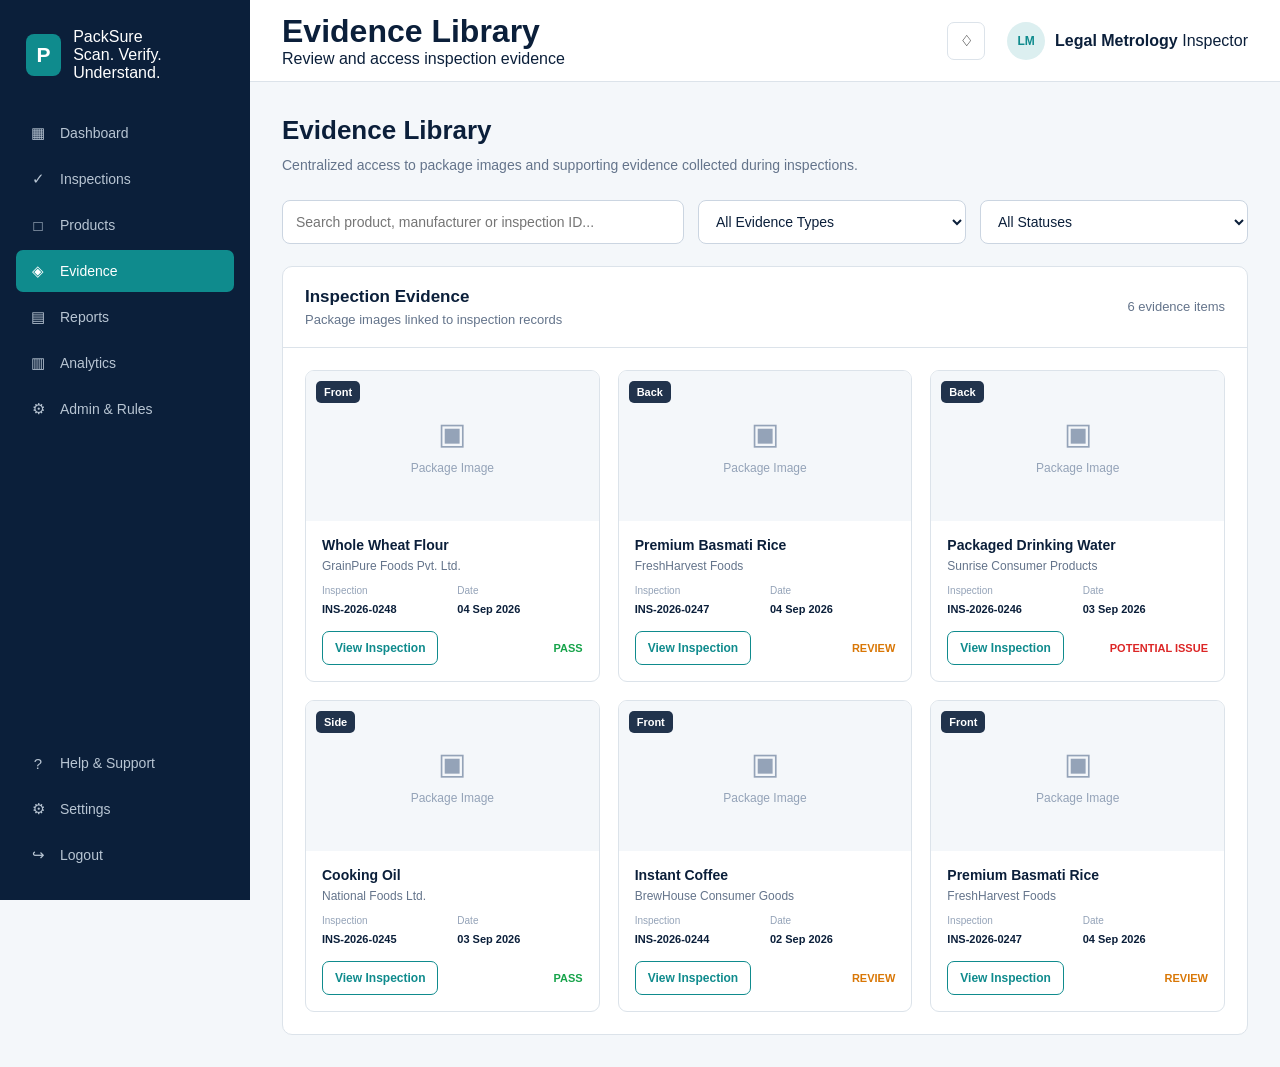
<file: PackSure Frontend/evidence-library.html>
<!DOCTYPE html>
<html lang="en">
<head>
    <meta charset="UTF-8">
    <meta name="viewport" content="width=device-width, initial-scale=1.0">
    <title>Evidence Library | PackSure</title>
    <link rel="stylesheet" href="style.css">

    <style>
        .library-page {
            max-width: 1200px;
            margin: 0 auto;
        }

        .library-filters {
            display: grid;
            grid-template-columns: 1.5fr 1fr 1fr;
            gap: 14px;
            margin-bottom: 22px;
        }

        .library-filter {
            height: 44px;
            padding: 0 13px;
            border: 1px solid #CBD5E1;
            border-radius: 8px;
            background: #FFFFFF;
            color: var(--text-primary);
            font-family: inherit;
            font-size: 14px;
            box-sizing: border-box;
        }

        .library-filter:focus {
            outline: none;
            border-color: var(--teal);
            box-shadow: 0 0 0 3px rgba(15, 139, 141, 0.10);
        }

        .evidence-library-panel {
            background: #FFFFFF;
            border: 1px solid var(--border);
            border-radius: 10px;
            overflow: hidden;
        }

        .library-panel-header {
            display: flex;
            align-items: center;
            justify-content: space-between;
            padding: 20px 22px;
            border-bottom: 1px solid var(--border);
        }

        .library-panel-header h3 {
            margin: 0 0 5px;
            color: var(--text-primary);
            font-size: 17px;
        }

        .library-panel-header p {
            margin: 0;
            color: var(--text-secondary);
            font-size: 13px;
        }

        .evidence-count {
            color: var(--text-secondary);
            font-size: 13px;
        }

        .evidence-grid {
            display: grid;
            grid-template-columns: repeat(3, 1fr);
            gap: 18px;
            padding: 22px;
        }

        .evidence-card {
            border: 1px solid var(--border);
            border-radius: 9px;
            overflow: hidden;
            background: #FFFFFF;
        }

        .evidence-thumbnail {
            height: 150px;
            background: #F4F7FA;
            display: flex;
            align-items: center;
            justify-content: center;
            position: relative;
            overflow: hidden;
        }

        .evidence-thumbnail img {
            width: 100%;
            height: 100%;
            object-fit: cover;
        }

        .placeholder-image {
            text-align: center;
            color: #94A3B8;
        }

        .placeholder-image .placeholder-icon {
            display: block;
            font-size: 30px;
            margin-bottom: 7px;
        }

        .placeholder-image span {
            font-size: 12px;
        }

        .evidence-type {
            position: absolute;
            top: 10px;
            left: 10px;
            padding: 5px 8px;
            border-radius: 5px;
            background: rgba(11, 31, 58, 0.90);
            color: #FFFFFF;
            font-size: 11px;
            font-weight: 650;
        }

        .evidence-card-body {
            padding: 16px;
        }

        .evidence-card-body h4 {
            margin: 0 0 6px;
            color: var(--text-primary);
            font-size: 14px;
        }

        .evidence-product {
            margin: 0 0 12px;
            color: var(--text-secondary);
            font-size: 12px;
        }

        .evidence-meta {
            display: grid;
            grid-template-columns: 1fr 1fr;
            gap: 10px;
            margin-bottom: 14px;
        }

        .evidence-meta-item span {
            display: block;
            color: #94A3B8;
            font-size: 10px;
            margin-bottom: 3px;
        }

        .evidence-meta-item strong {
            color: var(--text-primary);
            font-size: 11px;
            font-weight: 600;
        }

        .evidence-card-actions {
            display: flex;
            justify-content: space-between;
            align-items: center;
            gap: 8px;
        }

        .evidence-view-button {
            display: inline-flex;
            align-items: center;
            justify-content: center;
            min-height: 34px;
            padding: 0 12px;
            border: 1px solid var(--teal);
            border-radius: 7px;
            background: #FFFFFF;
            color: var(--teal);
            text-decoration: none;
            font-size: 12px;
            font-weight: 650;
        }

        .evidence-view-button:hover {
            background: #E8F5F5;
        }

        .evidence-status {
            font-size: 11px;
            font-weight: 650;
        }

        .evidence-status.pass {
            color: var(--pass);
        }

        .evidence-status.review {
            color: var(--review);
        }

        .evidence-status.issue {
            color: var(--issue);
        }

        .library-empty {
            display: none;
            padding: 60px 20px;
            text-align: center;
            color: var(--text-secondary);
        }

        .library-empty strong {
            display: block;
            margin-bottom: 7px;
            color: var(--text-primary);
            font-size: 15px;
        }

        @media (max-width: 900px) {
            .evidence-grid {
                grid-template-columns: repeat(2, 1fr);
            }

            .library-filters {
                grid-template-columns: 1fr;
            }
        }

        @media (max-width: 600px) {
            .evidence-grid {
                grid-template-columns: 1fr;
                padding: 14px;
            }

            .library-panel-header {
                align-items: flex-start;
                gap: 10px;
                flex-direction: column;
            }
        }
    </style>
</head>

<body>

    <!-- SIDEBAR -->
    <aside class="sidebar">

        <div class="brand">
            <div class="brand-mark">P</div>

            <div class="brand-text">
                <div class="brand-name">PackSure</div>
                <div class="brand-tagline">Scan. Verify. Understand.</div>
            </div>
        </div>

        <nav class="sidebar-nav">

            <a href="index.html" class="nav-item">
                <span class="nav-icon">▦</span>
                <span>Dashboard</span>
            </a>

            <a href="inspections.html" class="nav-item">
                <span class="nav-icon">✓</span>
                <span>Inspections</span>
            </a>

            <a href="products.html" class="nav-item">
                <span class="nav-icon">□</span>
                <span>Products</span>
            </a>

            <a href="evidence-library.html" class="nav-item active">
                <span class="nav-icon">◈</span>
                <span>Evidence</span>
            </a>

           <a href="reports.html" class="nav-item">
    <span class="nav-icon">▤</span>
    <span>Reports</span>
</a>
            <a href="analytics.html" class="nav-item">
    <span class="nav-icon">▥</span>
    <span>Analytics</span>
</a>
   <a href="admin-rules.html" class="nav-item">
    <span class="nav-icon">⚙</span>
    <span>Admin & Rules</span>
</a>

        </nav>

        <div class="sidebar-bottom">

            <a href="#" class="nav-item">
                <span class="nav-icon">?</span>
                <span>Help & Support</span>
            </a>

            <a href="#" class="nav-item">
                <span class="nav-icon">⚙</span>
                <span>Settings</span>
            </a>

            <a href="#" class="nav-item">
                <span class="nav-icon">↪</span>
                <span>Logout</span>
            </a>

        </div>

    </aside>


    <!-- MAIN CONTENT -->
    <main class="main-content">

        <!-- TOP BAR -->
        <header class="topbar">

            <div class="topbar-title">
                <h1>Evidence Library</h1>
                <p>Review and access inspection evidence</p>
            </div>

            <div class="topbar-actions">

                <button class="notification-button" title="Notifications">
                    ♢
                    <span class="notification-dot"></span>
                </button>

                <div class="user-profile">
                    <div class="user-avatar">LM</div>

                    <div class="user-info">
                        <strong>Legal Metrology</strong>
                        <span>Inspector</span>
                    </div>
                </div>

            </div>

        </header>


        <!-- PAGE -->
        <section class="page-content library-page">

            <div class="page-heading">

                <h2>Evidence Library</h2>

                <p>
                    Centralized access to package images and supporting evidence
                    collected during inspections.
                </p>

            </div>


            <!-- FILTERS -->
            <div class="library-filters">

                <input
                    type="text"
                    id="evidenceSearch"
                    class="library-filter"
                    placeholder="Search product, manufacturer or inspection ID..."
                >

                <select id="evidenceTypeFilter" class="library-filter">

                    <option value="">All Evidence Types</option>
                    <option value="Front">Front Package</option>
                    <option value="Back">Back Package</option>
                    <option value="Side">Side Package</option>

                </select>

                <select id="evidenceStatusFilter" class="library-filter">

                    <option value="">All Statuses</option>
                    <option value="PASS">PASS</option>
                    <option value="REVIEW">REVIEW</option>
                    <option value="POTENTIAL ISSUE">POTENTIAL ISSUE</option>

                </select>

            </div>


            <!-- LIBRARY PANEL -->
            <div class="evidence-library-panel">

                <div class="library-panel-header">

                    <div>
                        <h3>Inspection Evidence</h3>
                        <p>Package images linked to inspection records</p>
                    </div>

                    <span class="evidence-count" id="evidenceCount">
                        6 evidence items
                    </span>

                </div>


                <!-- EVIDENCE GRID -->
                <div class="evidence-grid" id="evidenceGrid">


                    <!-- CARD 1 -->
                    <article
                        class="evidence-card"
                        data-search="whole wheat flour grainpure foods pvt ltd ins-2026-0248"
                        data-type="Front"
                        data-status="PASS"
                    >

                        <div class="evidence-thumbnail">

                            <div class="placeholder-image">
                                <span class="placeholder-icon">▣</span>
                                <span>Package Image</span>
                            </div>

                            <span class="evidence-type">Front</span>

                        </div>

                        <div class="evidence-card-body">

                            <h4>Whole Wheat Flour</h4>

                            <p class="evidence-product">
                                GrainPure Foods Pvt. Ltd.
                            </p>

                            <div class="evidence-meta">

                                <div class="evidence-meta-item">
                                    <span>Inspection</span>
                                    <strong>INS-2026-0248</strong>
                                </div>

                                <div class="evidence-meta-item">
                                    <span>Date</span>
                                    <strong>04 Sep 2026</strong>
                                </div>

                            </div>

                            <div class="evidence-card-actions">

                                <a
                                    href="inspection-details.html"
                                    class="evidence-view-button"
                                >
                                    View Inspection
                                </a>

                                <span class="evidence-status pass">
                                    PASS
                                </span>

                            </div>

                        </div>

                    </article>


                    <!-- CARD 2 -->
                    <article
                        class="evidence-card"
                        data-search="premium basmati rice freshharvest foods ins-2026-0247"
                        data-type="Back"
                        data-status="REVIEW"
                    >

                        <div class="evidence-thumbnail">

                            <div class="placeholder-image">
                                <span class="placeholder-icon">▣</span>
                                <span>Package Image</span>
                            </div>

                            <span class="evidence-type">Back</span>

                        </div>

                        <div class="evidence-card-body">

                            <h4>Premium Basmati Rice</h4>

                            <p class="evidence-product">
                                FreshHarvest Foods
                            </p>

                            <div class="evidence-meta">

                                <div class="evidence-meta-item">
                                    <span>Inspection</span>
                                    <strong>INS-2026-0247</strong>
                                </div>

                                <div class="evidence-meta-item">
                                    <span>Date</span>
                                    <strong>04 Sep 2026</strong>
                                </div>

                            </div>

                            <div class="evidence-card-actions">

                                <a
                                    href="inspection-details.html"
                                    class="evidence-view-button"
                                >
                                    View Inspection
                                </a>

                                <span class="evidence-status review">
                                    REVIEW
                                </span>

                            </div>

                        </div>

                    </article>


                    <!-- CARD 3 -->
                    <article
                        class="evidence-card"
                        data-search="packaged drinking water sunrise consumer products ins-2026-0246"
                        data-type="Back"
                        data-status="POTENTIAL ISSUE"
                    >

                        <div class="evidence-thumbnail">

                            <div class="placeholder-image">
                                <span class="placeholder-icon">▣</span>
                                <span>Package Image</span>
                            </div>

                            <span class="evidence-type">Back</span>

                        </div>

                        <div class="evidence-card-body">

                            <h4>Packaged Drinking Water</h4>

                            <p class="evidence-product">
                                Sunrise Consumer Products
                            </p>

                            <div class="evidence-meta">

                                <div class="evidence-meta-item">
                                    <span>Inspection</span>
                                    <strong>INS-2026-0246</strong>
                                </div>

                                <div class="evidence-meta-item">
                                    <span>Date</span>
                                    <strong>03 Sep 2026</strong>
                                </div>

                            </div>

                            <div class="evidence-card-actions">

                                <a
                                    href="inspection-details.html"
                                    class="evidence-view-button"
                                >
                                    View Inspection
                                </a>

                                <span class="evidence-status issue">
                                    POTENTIAL ISSUE
                                </span>

                            </div>

                        </div>

                    </article>


                    <!-- CARD 4 -->
                    <article
                        class="evidence-card"
                        data-search="cooking oil national foods ltd ins-2026-0245"
                        data-type="Side"
                        data-status="PASS"
                    >

                        <div class="evidence-thumbnail">

                            <div class="placeholder-image">
                                <span class="placeholder-icon">▣</span>
                                <span>Package Image</span>
                            </div>

                            <span class="evidence-type">Side</span>

                        </div>

                        <div class="evidence-card-body">

                            <h4>Cooking Oil</h4>

                            <p class="evidence-product">
                                National Foods Ltd.
                            </p>

                            <div class="evidence-meta">

                                <div class="evidence-meta-item">
                                    <span>Inspection</span>
                                    <strong>INS-2026-0245</strong>
                                </div>

                                <div class="evidence-meta-item">
                                    <span>Date</span>
                                    <strong>03 Sep 2026</strong>
                                </div>

                            </div>

                            <div class="evidence-card-actions">

                                <a
                                    href="inspection-details.html"
                                    class="evidence-view-button"
                                >
                                    View Inspection
                                </a>

                                <span class="evidence-status pass">
                                    PASS
                                </span>

                            </div>

                        </div>

                    </article>


                    <!-- CARD 5 -->
                    <article
                        class="evidence-card"
                        data-search="instant coffee brewhouse consumer goods ins-2026-0244"
                        data-type="Front"
                        data-status="REVIEW"
                    >

                        <div class="evidence-thumbnail">

                            <div class="placeholder-image">
                                <span class="placeholder-icon">▣</span>
                                <span>Package Image</span>
                            </div>

                            <span class="evidence-type">Front</span>

                        </div>

                        <div class="evidence-card-body">

                            <h4>Instant Coffee</h4>

                            <p class="evidence-product">
                                BrewHouse Consumer Goods
                            </p>

                            <div class="evidence-meta">

                                <div class="evidence-meta-item">
                                    <span>Inspection</span>
                                    <strong>INS-2026-0244</strong>
                                </div>

                                <div class="evidence-meta-item">
                                    <span>Date</span>
                                    <strong>02 Sep 2026</strong>
                                </div>

                            </div>

                            <div class="evidence-card-actions">

                                <a
                                    href="inspection-details.html"
                                    class="evidence-view-button"
                                >
                                    View Inspection
                                </a>

                                <span class="evidence-status review">
                                    REVIEW
                                </span>

                            </div>

                        </div>

                    </article>


                    <!-- CARD 6 -->
                    <article
                        class="evidence-card"
                        data-search="premium basmati rice freshharvest foods ins-2026-0247"
                        data-type="Front"
                        data-status="REVIEW"
                    >

                        <div class="evidence-thumbnail">

                            <div class="placeholder-image">
                                <span class="placeholder-icon">▣</span>
                                <span>Package Image</span>
                            </div>

                            <span class="evidence-type">Front</span>

                        </div>

                        <div class="evidence-card-body">

                            <h4>Premium Basmati Rice</h4>

                            <p class="evidence-product">
                                FreshHarvest Foods
                            </p>

                            <div class="evidence-meta">

                                <div class="evidence-meta-item">
                                    <span>Inspection</span>
                                    <strong>INS-2026-0247</strong>
                                </div>

                                <div class="evidence-meta-item">
                                    <span>Date</span>
                                    <strong>04 Sep 2026</strong>
                                </div>

                            </div>

                            <div class="evidence-card-actions">

                                <a
                                    href="inspection-details.html"
                                    class="evidence-view-button"
                                >
                                    View Inspection
                                </a>

                                <span class="evidence-status review">
                                    REVIEW
                                </span>

                            </div>

                        </div>

                    </article>


                </div>


                <!-- EMPTY STATE -->
                <div class="library-empty" id="libraryEmpty">

                    <strong>No evidence found</strong>

                    Try changing your search or filter criteria.

                </div>

            </div>

        </section>

    </main>


    <!-- FILTER SCRIPT -->
    <script>

        const evidenceSearch =
            document.getElementById("evidenceSearch");

        const evidenceTypeFilter =
            document.getElementById("evidenceTypeFilter");

        const evidenceStatusFilter =
            document.getElementById("evidenceStatusFilter");

        const evidenceGrid =
            document.getElementById("evidenceGrid");

        const evidenceCount =
            document.getElementById("evidenceCount");

        const libraryEmpty =
            document.getElementById("libraryEmpty");


        function filterEvidence() {

            const searchValue =
                evidenceSearch.value.toLowerCase().trim();

            const typeValue =
                evidenceTypeFilter.value;

            const statusValue =
                evidenceStatusFilter.value;

            const cards =
                document.querySelectorAll(".evidence-card");

            let visibleCount = 0;


            cards.forEach(card => {

                const searchText =
                    card.dataset.search.toLowerCase();

                const cardType =
                    card.dataset.type;

                const cardStatus =
                    card.dataset.status;


                const matchesSearch =
                    searchText.includes(searchValue);

                const matchesType =
                    !typeValue || cardType === typeValue;

                const matchesStatus =
                    !statusValue || cardStatus === statusValue;


                if (
                    matchesSearch &&
                    matchesType &&
                    matchesStatus
                ) {

                    card.style.display = "";

                    visibleCount++;

                } else {

                    card.style.display = "none";

                }

            });


            evidenceCount.textContent =
                visibleCount +
                (visibleCount === 1
                    ? " evidence item"
                    : " evidence items");


            if (visibleCount === 0) {

                libraryEmpty.style.display = "block";

            } else {

                libraryEmpty.style.display = "none";

            }

        }


        evidenceSearch.addEventListener(
            "input",
            filterEvidence
        );

        evidenceTypeFilter.addEventListener(
            "change",
            filterEvidence
        );

        evidenceStatusFilter.addEventListener(
            "change",
            filterEvidence
        );

    </script>

</body>
</html>
</file>
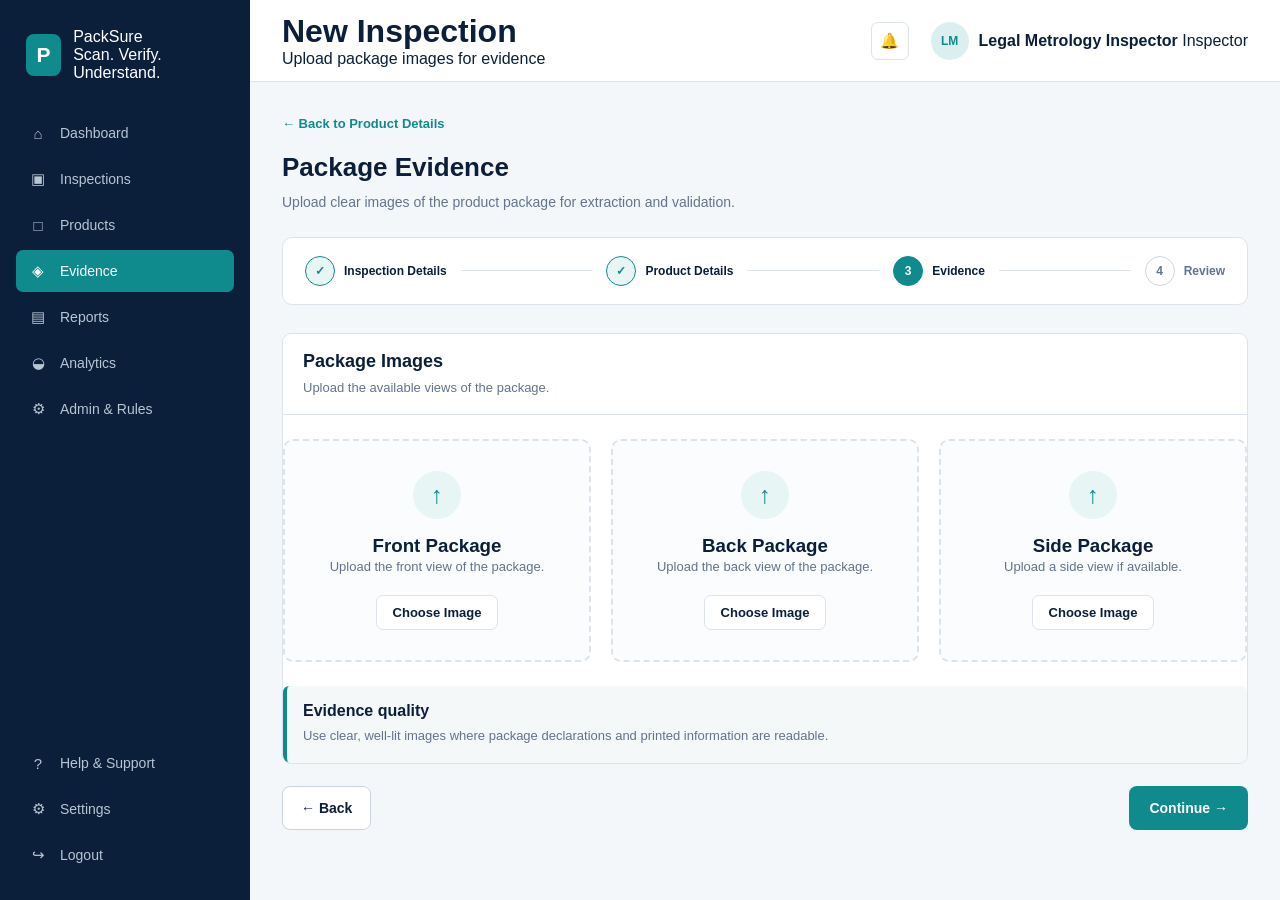
<file: PackSure Frontend/evidence.html>
<!DOCTYPE html>
<html lang="en">
<head>
    <meta charset="UTF-8">
    <meta name="viewport" content="width=device-width, initial-scale=1.0">

    <title>Evidence - PackSure</title>

    <link rel="stylesheet" href="style.css">
</head>

<body>

    <!-- SIDEBAR -->
    <aside class="sidebar">

        <div class="brand">

            <div class="brand-mark">
                P
            </div>

            <div class="brand-text">

                <div class="brand-name">
                    PackSure
                </div>

                <div class="brand-tagline">
                    Scan. Verify. Understand.
                </div>

            </div>

        </div>


        <nav class="sidebar-nav">

            <a href="index.html" class="nav-item">
                <span class="nav-icon">⌂</span>
                <span>Dashboard</span>
            </a>

            <a href="inspections.html" class="nav-item">
                <span class="nav-icon">▣</span>
                <span>Inspections</span>
            </a>

            <a href="products.html" class="nav-item">
                <span class="nav-icon">□</span>
                <span>Products</span>
            </a>

            <a href="evidence-library.html" class="nav-item active">
                <span class="nav-icon">◈</span>
                <span>Evidence</span>
            </a>

            <a href="#" class="nav-item">
                <span class="nav-icon">▤</span>
                <span>Reports</span>
            </a>

            <a href="#" class="nav-item">
                <span class="nav-icon">◒</span>
                <span>Analytics</span>
            </a>

            <a href="#" class="nav-item">
                <span class="nav-icon">⚙</span>
                <span>Admin &amp; Rules</span>
            </a>

        </nav>


        <div class="sidebar-bottom">

            <a href="#" class="nav-item">
                <span class="nav-icon">?</span>
                <span>Help &amp; Support</span>
            </a>

            <a href="#" class="nav-item">
                <span class="nav-icon">⚙</span>
                <span>Settings</span>
            </a>

            <a href="#" class="nav-item">
                <span class="nav-icon">↪</span>
                <span>Logout</span>
            </a>

        </div>

    </aside>



    <!-- MAIN CONTENT -->
    <main class="main-content">

        <!-- TOP BAR -->
        <header class="topbar">

            <div>

                <h1>New Inspection</h1>

                <p>
                    Upload package images for evidence
                </p>

            </div>


            <div class="topbar-actions">

                <button
                    class="notification-button"
                    type="button"
                >
                    🔔
                    <span class="notification-dot"></span>
                </button>


                <div class="user-profile">

                    <div class="user-avatar">
                        LM
                    </div>

                    <div class="user-info">

                        <strong>
                            Legal Metrology Inspector
                        </strong>

                        <span>
                            Inspector
                        </span>

                    </div>

                </div>

            </div>

        </header>



        <!-- PAGE CONTENT -->
        <section class="page-content">


            <!-- BACK LINK -->
            <a
                href="product-details.html"
                class="back-link"
            >
                ← Back to Product Details
            </a>



            <!-- PAGE HEADING -->
            <div class="page-heading">

                <div>

                    <h2>
                        Package Evidence
                    </h2>

                    <p>
                        Upload clear images of the product package for
                        extraction and validation.
                    </p>

                </div>

            </div>



            <!-- PROGRESS -->
            <div class="inspection-progress">


                <div class="progress-step completed">

                    <div class="progress-number">
                        ✓
                    </div>

                    <div class="progress-label">
                        Inspection Details
                    </div>

                </div>


                <div class="progress-line"></div>


                <div class="progress-step completed">

                    <div class="progress-number">
                        ✓
                    </div>

                    <div class="progress-label">
                        Product Details
                    </div>

                </div>


                <div class="progress-line"></div>


                <div class="progress-step active">

                    <div class="progress-number">
                        3
                    </div>

                    <div class="progress-label">
                        Evidence
                    </div>

                </div>


                <div class="progress-line"></div>


                <div class="progress-step">

                    <div class="progress-number">
                        4
                    </div>

                    <div class="progress-label">
                        Review
                    </div>

                </div>

            </div>



            <!-- UPLOAD PANEL -->
            <div class="panel">


                <div class="panel-header">

                    <div>

                        <h2>
                            Package Images
                        </h2>

                        <p>
                            Upload the available views of the package.
                        </p>

                    </div>

                </div>



                <div class="upload-grid">


                    <!-- FRONT -->
                    <div class="upload-box">

                        <div class="upload-icon">
                            ↑
                        </div>

                        <h3>
                            Front Package
                        </h3>

                        <p>
                            Upload the front view of the package.
                        </p>


                        <div
                            class="image-preview"
                            id="frontPreview"
                        ></div>


                        <label
                            for="frontImage"
                            class="upload-button"
                        >
                            Choose Image
                        </label>

                        <input
                            type="file"
                            id="frontImage"
                            accept="image/*"
                            hidden
                        >

                    </div>



                    <!-- BACK -->
                    <div class="upload-box">

                        <div class="upload-icon">
                            ↑
                        </div>

                        <h3>
                            Back Package
                        </h3>

                        <p>
                            Upload the back view of the package.
                        </p>


                        <div
                            class="image-preview"
                            id="backPreview"
                        ></div>


                        <label
                            for="backImage"
                            class="upload-button"
                        >
                            Choose Image
                        </label>

                        <input
                            type="file"
                            id="backImage"
                            accept="image/*"
                            hidden
                        >

                    </div>



                    <!-- SIDE -->
                    <div class="upload-box">

                        <div class="upload-icon">
                            ↑
                        </div>

                        <h3>
                            Side Package
                        </h3>

                        <p>
                            Upload a side view if available.
                        </p>


                        <div
                            class="image-preview"
                            id="sidePreview"
                        ></div>


                        <label
                            for="sideImage"
                            class="upload-button"
                        >
                            Choose Image
                        </label>

                        <input
                            type="file"
                            id="sideImage"
                            accept="image/*"
                            hidden
                        >

                    </div>

                </div>



                <!-- INFORMATION -->
                <div class="evidence-info">

                    <strong>
                        Evidence quality
                    </strong>

                    <p>
                        Use clear, well-lit images where package declarations
                        and printed information are readable.
                    </p>

                </div>

            </div>



            <!-- ACTIONS -->
            <div class="form-actions">


                <a
                    href="product-details.html"
                    class="secondary-button"
                >
                    ← Back
                </a>


                <button
                    type="button"
                    class="primary-button"
                    id="continueEvidence"
                >
                    Continue →
                </button>

            </div>


        </section>

    </main>



    <!-- EVIDENCE SCRIPT -->
    <script>

        function setupImagePreview(
            inputId,
            previewId
        ) {

            const input =
                document.getElementById(
                    inputId
                );

            const preview =
                document.getElementById(
                    previewId
                );


            if (!input || !preview) {
                return;
            }


            input.addEventListener(
                "change",
                function () {

                    const file =
                        input.files[0];


                    if (!file) {
                        return;
                    }


                    if (
                        !file.type.startsWith(
                            "image/"
                        )
                    ) {

                        alert(
                            "Please select an image file."
                        );

                        input.value = "";

                        return;

                    }


                    const reader =
                        new FileReader();


                    reader.onload =
                        function (event) {

                            preview.innerHTML =
                                '<img src="' +
                                event.target.result +
                                '" alt="Uploaded package evidence">';

                            preview.style.display =
                                "block";

                        };


                    reader.readAsDataURL(
                        file
                    );

                }
            );

        }



        setupImagePreview(
            "frontImage",
            "frontPreview"
        );


        setupImagePreview(
            "backImage",
            "backPreview"
        );


        setupImagePreview(
            "sideImage",
            "sidePreview"
        );



        /* SAVE EVIDENCE AND CONTINUE */

        const continueEvidence =
            document.getElementById(
                "continueEvidence"
            );


        if (continueEvidence) {

            continueEvidence.addEventListener(
                "click",
                function () {


                    const frontImage =
                        document.getElementById(
                            "frontImage"
                        );


                    const backImage =
                        document.getElementById(
                            "backImage"
                        );


                    const sideImage =
                        document.getElementById(
                            "sideImage"
                        );


                    if (
                        !frontImage.files.length &&
                        !backImage.files.length &&
                        !sideImage.files.length
                    ) {

                        alert(
                            "Please upload at least one package image."
                        );

                        return;

                    }



                    /*
                        Convert selected images into
                        temporary browser data so that
                        the Review page can display them.
                    */

                    const evidenceData = {};


                    function readImage(
                        input,
                        key
                    ) {

                        return new Promise(
                            function (
                                resolve
                            ) {

                                if (
                                    !input.files.length
                                ) {

                                    resolve(
                                        null
                                    );

                                    return;

                                }


                                const file =
                                    input.files[0];


                                const reader =
                                    new FileReader();


                                reader.onload =
                                    function (
                                        event
                                    ) {

                                        resolve(
                                            event.target.result
                                        );

                                    };


                                reader.readAsDataURL(
                                    file
                                );

                            }
                        );

                    }



                    Promise.all([

                        readImage(
                            frontImage,
                            "front"
                        ),

                        readImage(
                            backImage,
                            "back"
                        ),

                        readImage(
                            sideImage,
                            "side"
                        )

                    ]).then(
                        function (images) {


                            evidenceData.front =
                                images[0];

                            evidenceData.back =
                                images[1];

                            evidenceData.side =
                                images[2];


                            try {
                                localStorage.setItem(
                                    "packSureEvidence",
                                    JSON.stringify(evidenceData)
                                );
                            } catch (storageErr) {
                                console.warn("Could not save all images to localStorage:", storageErr);
                                // If quota exceeded, try storing only the first image
                                try {
                                    localStorage.setItem(
                                        "packSureEvidence",
                                        JSON.stringify({ front: images[0] || images[1] })
                                    );
                                } catch (e) {
                                    alert("Image is too large for browser local cache, but proceeding to review.");
                                }
                            }

                            window.location.href = "review.html";
                        }
                    );

                }
            );

        }

    </script>


</body>
</html>
</file>
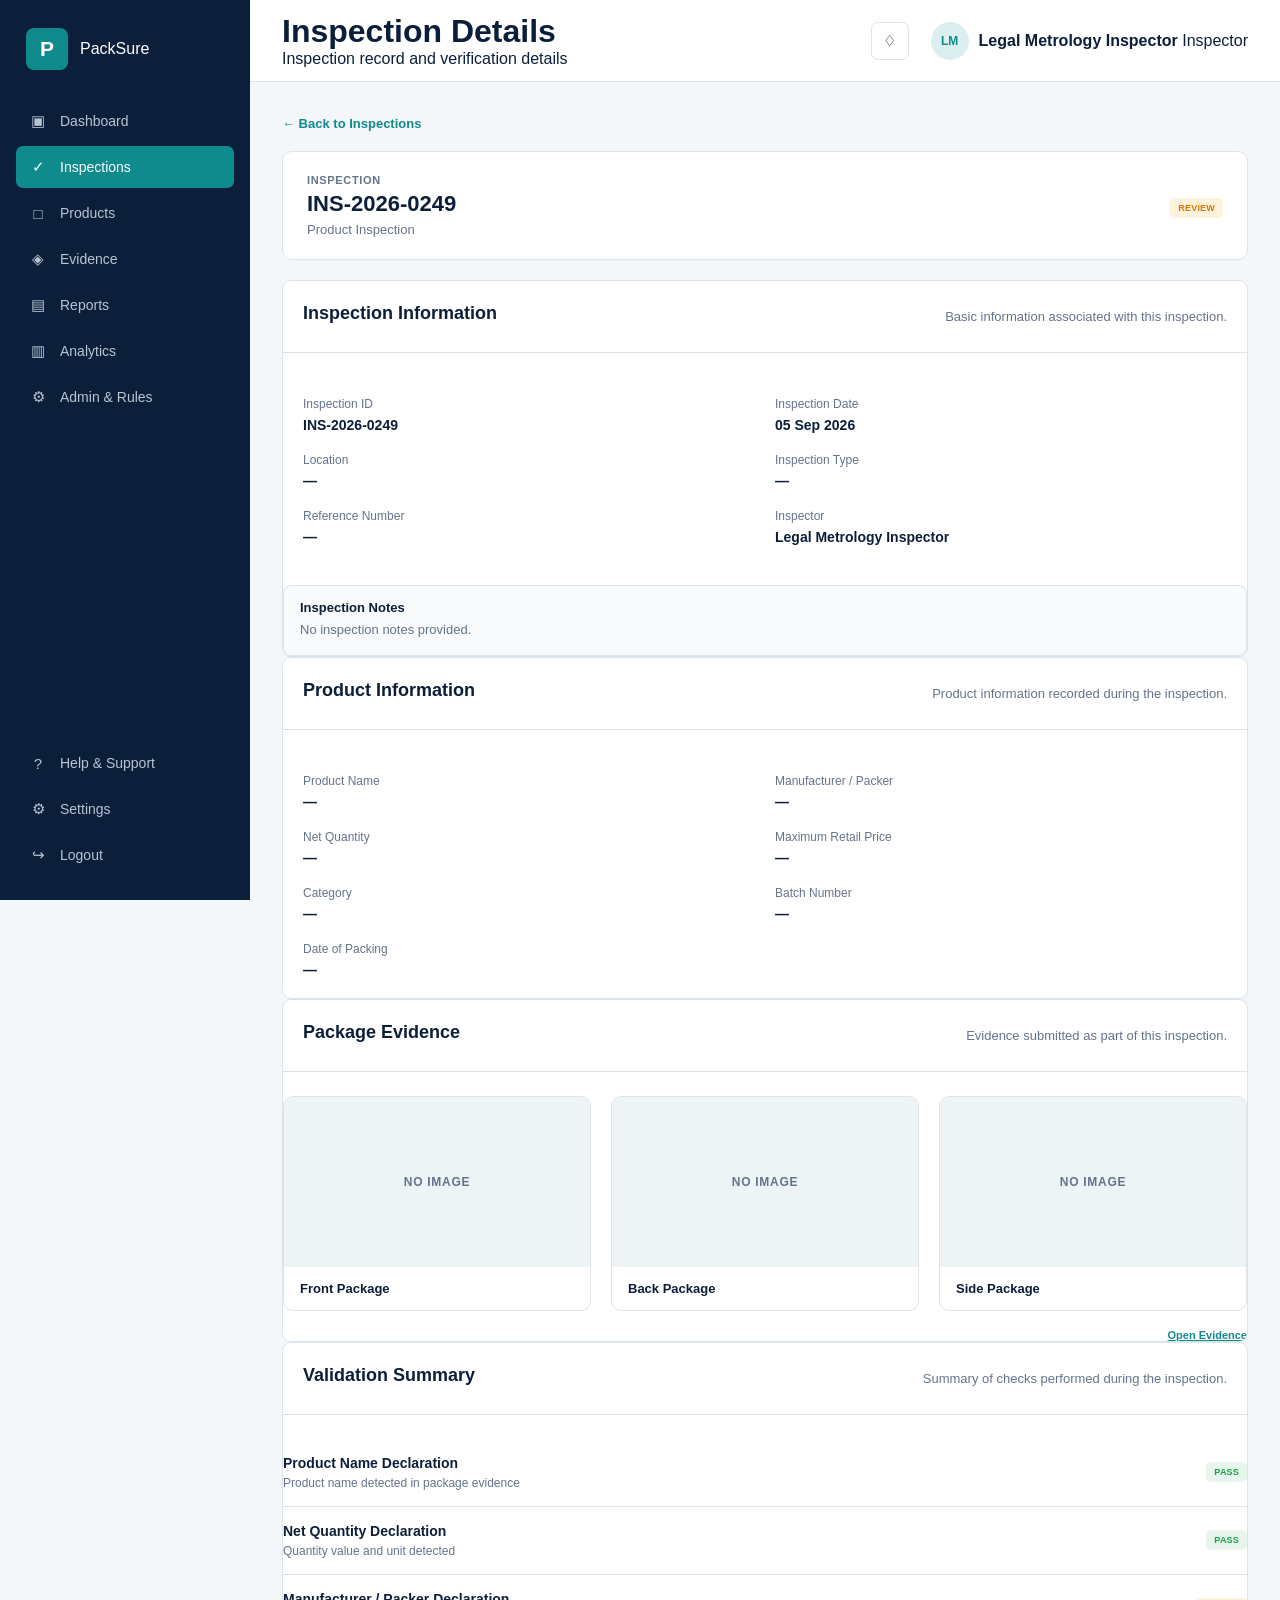
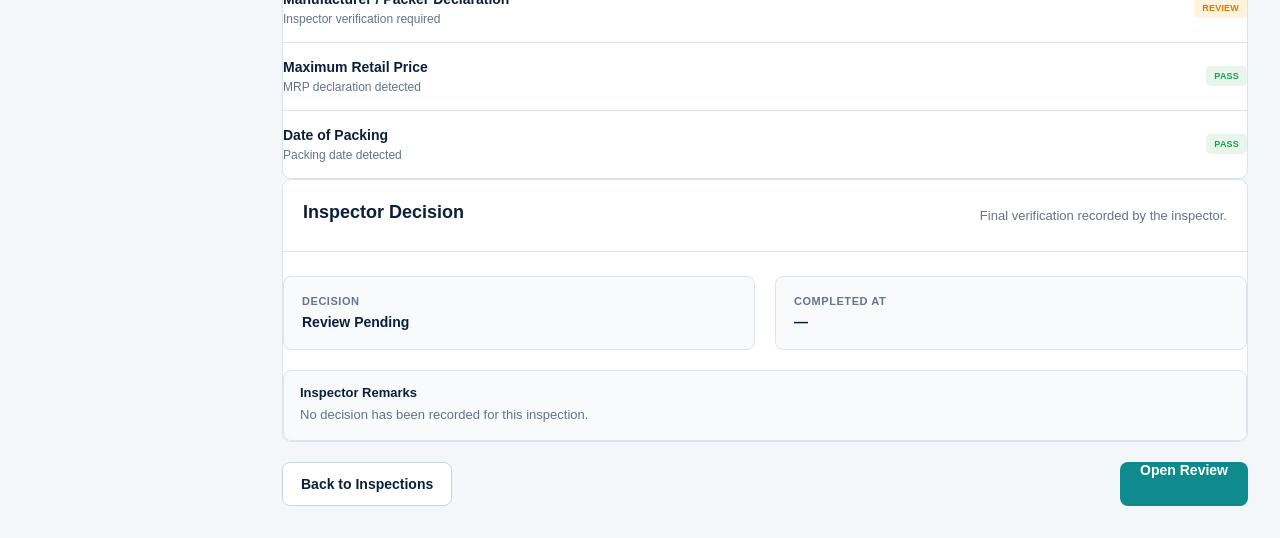
<file: PackSure Frontend/inspection-details.html>
<!DOCTYPE html>
<html lang="en">

<head>

    <meta charset="UTF-8">

    <meta name="viewport"
          content="width=device-width, initial-scale=1.0">

    <title>Inspection Details - PackSure</title>

    <link rel="stylesheet"
          href="style.css">

</head>


<body>


<!-- =====================================================
     SIDEBAR
===================================================== -->

<aside class="sidebar">


    <div class="brand">

        <div class="brand-mark">
            P
        </div>

        <div class="brand-name">
            PackSure
        </div>

    </div>



    <nav class="sidebar-nav">


        <a href="index.html"
           class="nav-item">

            <span class="nav-icon">
                ▣
            </span>

            <span>
                Dashboard
            </span>

        </a>



        <a href="inspections.html"
           class="nav-item active">

            <span class="nav-icon">
                ✓
            </span>

            <span>
                Inspections
            </span>

        </a>



        <a href="products.html"
           class="nav-item">

            <span class="nav-icon">
                □
            </span>

            <span>
                Products
            </span>

        </a>



        <a href="evidence-library.html"
           class="nav-item">

            <span class="nav-icon">
                ◈
            </span>

            <span>
                Evidence
            </span>

        </a>


<a href="reports.html" class="nav-item">
    <span class="nav-icon">▤</span>
    <span>Reports</span>
</a>



       <a href="analytics.html" class="nav-item">
    <span class="nav-icon">▥</span>
    <span>Analytics</span>
</a>



        <a href="admin-rules.html" class="nav-item">
    <span class="nav-icon">⚙</span>
    <span>Admin & Rules</span>
</a>


    </nav>



    <div class="sidebar-bottom">


        <a href="#"
           class="nav-item">

            <span class="nav-icon">
                ?
            </span>

            <span>
                Help & Support
            </span>

        </a>



        <a href="#"
           class="nav-item">

            <span class="nav-icon">
                ⚙
            </span>

            <span>
                Settings
            </span>

        </a>



        <a href="#"
           class="nav-item">

            <span class="nav-icon">
                ↪
            </span>

            <span>
                Logout
            </span>

        </a>


    </div>


</aside>



<!-- =====================================================
     MAIN CONTENT
===================================================== -->

<main class="main-content">


    <!-- TOP BAR -->

    <header class="topbar">


        <div>

            <h1>
                Inspection Details
            </h1>

            <p>
                Inspection record and verification details
            </p>

        </div>



        <div class="topbar-actions">


            <button
                class="notification-button"
                type="button">

                ♢

            </button>



            <div class="user-profile">


                <div class="user-avatar">
                    LM
                </div>



                <div class="user-info">

                    <strong>
                        Legal Metrology Inspector
                    </strong>

                    <span>
                        Inspector
                    </span>

                </div>


            </div>


        </div>


    </header>



    <!-- =================================================
         PAGE CONTENT
    ================================================= -->

    <div class="page-content">


        <!-- BACK -->

        <a href="inspections.html"
           class="back-link">

            ← Back to Inspections

        </a>



        <!-- =================================================
             INSPECTION HEADER
        ================================================= -->

        <div class="inspection-detail-header">


            <div>


                <span class="detail-label">
                    Inspection
                </span>


                <h2 id="inspectionId">
                    INS-2026-0249
                </h2>


                <p id="inspectionProduct">
                    Product Inspection
                </p>


            </div>



            <div>

                <span
                    id="inspectionStatus"
                    class="status review">

                    REVIEW

                </span>

            </div>


        </div>



        <!-- =================================================
             INSPECTION INFORMATION
        ================================================= -->

        <div class="panel">


            <div class="panel-header">


                <h2>
                    Inspection Information
                </h2>


                <p>
                    Basic information associated with this inspection.
                </p>


            </div>



            <div class="product-info-grid">


                <div class="product-info-item">

                    <span>
                        Inspection ID
                    </span>

                    <strong id="infoInspectionId">
                        INS-2026-0249
                    </strong>

                </div>



                <div class="product-info-item">

                    <span>
                        Inspection Date
                    </span>

                    <strong id="infoInspectionDate">
                        05 Sep 2026
                    </strong>

                </div>



                <div class="product-info-item">

                    <span>
                        Location
                    </span>

                    <strong id="infoInspectionLocation">
                        —
                    </strong>

                </div>



                <div class="product-info-item">

                    <span>
                        Inspection Type
                    </span>

                    <strong id="infoInspectionType">
                        —
                    </strong>

                </div>



                <div class="product-info-item">

                    <span>
                        Reference Number
                    </span>

                    <strong id="infoReference">
                        —
                    </strong>

                </div>



                <div class="product-info-item">

                    <span>
                        Inspector
                    </span>

                    <strong>
                        Legal Metrology Inspector
                    </strong>

                </div>


            </div>



            <div class="info-note">


                <strong>
                    Inspection Notes
                </strong>


                <p id="infoInspectionNotes">
                    No inspection notes provided.
                </p>


            </div>


        </div>



        <!-- =================================================
             PRODUCT INFORMATION
        ================================================= -->

        <div class="panel">


            <div class="panel-header">


                <h2>
                    Product Information
                </h2>


                <p>
                    Product information recorded during the inspection.
                </p>


            </div>



            <div class="product-info-grid">


                <div class="product-info-item">

                    <span>
                        Product Name
                    </span>

                    <strong id="infoProductName">
                        —
                    </strong>

                </div>



                <div class="product-info-item">

                    <span>
                        Manufacturer / Packer
                    </span>

                    <strong id="infoManufacturer">
                        —
                    </strong>

                </div>



                <div class="product-info-item">

                    <span>
                        Net Quantity
                    </span>

                    <strong id="infoQuantity">
                        —
                    </strong>

                </div>



                <div class="product-info-item">

                    <span>
                        Maximum Retail Price
                    </span>

                    <strong id="infoMrp">
                        —
                    </strong>

                </div>



                <div class="product-info-item">

                    <span>
                        Category
                    </span>

                    <strong id="infoCategory">
                        —
                    </strong>

                </div>



                <div class="product-info-item">

                    <span>
                        Batch Number
                    </span>

                    <strong id="infoBatch">
                        —
                    </strong>

                </div>



                <div class="product-info-item">

                    <span>
                        Date of Packing
                    </span>

                    <strong id="infoPackingDate">
                        —
                    </strong>

                </div>


            </div>


        </div>



        <!-- =================================================
             EVIDENCE SUMMARY
        ================================================= -->

        <div class="panel">


            <div class="panel-header">


                <h2>
                    Package Evidence
                </h2>


                <p>
                    Evidence submitted as part of this inspection.
                </p>


            </div>



            <div class="detail-evidence-grid">


                <div class="detail-evidence-card">


                    <div
                        class="detail-evidence-image"
                        id="frontEvidence">

                        <span>
                            NO IMAGE
                        </span>

                    </div>


                    <div class="detail-evidence-label">
                        Front Package
                    </div>


                </div>



                <div class="detail-evidence-card">


                    <div
                        class="detail-evidence-image"
                        id="backEvidence">

                        <span>
                            NO IMAGE
                        </span>

                    </div>


                    <div class="detail-evidence-label">
                        Back Package
                    </div>


                </div>



                <div class="detail-evidence-card">


                    <div
                        class="detail-evidence-image"
                        id="sideEvidence">

                        <span>
                            NO IMAGE
                        </span>

                    </div>


                    <div class="detail-evidence-label">
                        Side Package
                    </div>


                </div>


            </div>



            <div class="detail-panel-action">


                <a href="evidence.html"
                   class="view-button">

                    Open Evidence

                </a>


            </div>


        </div>



        <!-- =================================================
             VALIDATION SUMMARY
        ================================================= -->

        <div class="panel">


            <div class="panel-header">


                <h2>
                    Validation Summary
                </h2>


                <p>
                    Summary of checks performed during the inspection.
                </p>


            </div>



            <div class="detail-validation-list">


                <div class="detail-validation-row">


                    <div>

                        <strong>
                            Product Name Declaration
                        </strong>

                        <span>
                            Product name detected in package evidence
                        </span>

                    </div>


                    <span class="status pass">
                        PASS
                    </span>


                </div>



                <div class="detail-validation-row">


                    <div>

                        <strong>
                            Net Quantity Declaration
                        </strong>

                        <span>
                            Quantity value and unit detected
                        </span>

                    </div>


                    <span class="status pass">
                        PASS
                    </span>


                </div>



                <div class="detail-validation-row">


                    <div>

                        <strong>
                            Manufacturer / Packer Declaration
                        </strong>

                        <span>
                            Inspector verification required
                        </span>

                    </div>


                    <span class="status review">
                        REVIEW
                    </span>


                </div>



                <div class="detail-validation-row">


                    <div>

                        <strong>
                            Maximum Retail Price
                        </strong>

                        <span>
                            MRP declaration detected
                        </span>

                    </div>


                    <span class="status pass">
                        PASS
                    </span>


                </div>



                <div class="detail-validation-row">


                    <div>

                        <strong>
                            Date of Packing
                        </strong>

                        <span>
                            Packing date detected
                        </span>

                    </div>


                    <span class="status pass">
                        PASS
                    </span>


                </div>


            </div>


        </div>



        <!-- =================================================
             INSPECTOR DECISION
        ================================================= -->

        <div
            class="panel"
            id="decisionPanel">


            <div class="panel-header">


                <h2>
                    Inspector Decision
                </h2>


                <p>
                    Final verification recorded by the inspector.
                </p>


            </div>



            <div class="decision-summary">


                <div class="decision-item">


                    <span>
                        Decision
                    </span>


                    <strong id="decisionText">
                        Review Pending
                    </strong>


                </div>



                <div class="decision-item">


                    <span>
                        Completed At
                    </span>


                    <strong id="decisionDate">
                        —
                    </strong>


                </div>


            </div>



            <div class="info-note">


                <strong>
                    Inspector Remarks
                </strong>


                <p id="decisionRemarks">
                    No decision has been recorded for this inspection.
                </p>


            </div>


        </div>



        <!-- =================================================
             ACTIONS
        ================================================= -->

        <div class="detail-actions">


            <a
                href="inspections.html"
                class="secondary-button">

                Back to Inspections

            </a>


            <a
                href="review.html"
                class="primary-button"
                id="reviewButton">

                Open Review

            </a>


        </div>


    </div>

</main>



<!-- =====================================================
     PAGE SCRIPT
===================================================== -->

<script>

document.addEventListener(
    "DOMContentLoaded",
    function () {


        /* =================================================
           LOAD DATA
        ================================================= */

        const inspectionData =
            JSON.parse(
                localStorage.getItem(
                    "packSureInspection"
                )
            );


        const productData =
            JSON.parse(
                localStorage.getItem(
                    "packSureProduct"
                )
            );


        const evidenceData =
            JSON.parse(
                localStorage.getItem(
                    "packSureEvidence"
                )
            );


        const reviewData =
            JSON.parse(
                localStorage.getItem(
                    "packSureReview"
                )
            );



        /* =================================================
           INSPECTION INFORMATION
        ================================================= */

        if (inspectionData) {


            document.getElementById(
                "infoInspectionLocation"
            ).textContent =
                inspectionData.location || "—";


            document.getElementById(
                "infoInspectionType"
            ).textContent =
                inspectionData.type || "—";


            document.getElementById(
                "infoReference"
            ).textContent =
                inspectionData.reference || "—";


            document.getElementById(
                "infoInspectionNotes"
            ).textContent =
                inspectionData.notes ||
                "No inspection notes provided.";


            document.getElementById(
                "infoInspectionDate"
            ).textContent =
                inspectionData.date ||
                "05 Sep 2026";

        }



        /* =================================================
           PRODUCT INFORMATION
        ================================================= */

        if (productData) {


            document.getElementById(
                "inspectionProduct"
            ).textContent =
                productData.name ||
                "Product Inspection";


            document.getElementById(
                "infoProductName"
            ).textContent =
                productData.name ||
                "—";


            document.getElementById(
                "infoManufacturer"
            ).textContent =
                productData.manufacturer ||
                "—";


            document.getElementById(
                "infoQuantity"
            ).textContent =
                productData.quantity ||
                "—";


            document.getElementById(
                "infoMrp"
            ).textContent =
                productData.mrp ||
                "—";


            document.getElementById(
                "infoCategory"
            ).textContent =
                productData.category ||
                "—";


            document.getElementById(
                "infoBatch"
            ).textContent =
                productData.batch ||
                "—";


            document.getElementById(
                "infoPackingDate"
            ).textContent =
                productData.packingDate ||
                "—";

        }



        /* =================================================
           EVIDENCE
        ================================================= */

        function displayEvidence(
            elementId,
            imageData
        ) {


            const container =
                document.getElementById(
                    elementId
                );


            if (
                !container ||
                !imageData
            ) {

                return;

            }


            container.innerHTML = "";


            const image =
                document.createElement(
                    "img"
                );


            image.src =
                imageData;


            image.alt =
                "Inspection package evidence";


            container.appendChild(
                image
            );


            container.classList.add(
                "has-image"
            );

        }



        if (evidenceData) {


            displayEvidence(
                "frontEvidence",
                evidenceData.front
            );


            displayEvidence(
                "backEvidence",
                evidenceData.back
            );


            displayEvidence(
                "sideEvidence",
                evidenceData.side
            );

        }



        /* =================================================
           REVIEW DECISION
        ================================================= */

        const statusElement =
            document.getElementById(
                "inspectionStatus"
            );


        const decisionText =
            document.getElementById(
                "decisionText"
            );


        const decisionDate =
            document.getElementById(
                "decisionDate"
            );


        const decisionRemarks =
            document.getElementById(
                "decisionRemarks"
            );


        const reviewButton =
            document.getElementById(
                "reviewButton"
            );



        if (reviewData) {


            const decision =
                reviewData.decision;


            if (
                decision ===
                "verify"
            ) {


                statusElement.textContent =
                    "POTENTIAL ISSUE";


                statusElement.className =
                    "status issue";


                decisionText.textContent =
                    "Finding Verified";


            }
            else if (
                decision ===
                "reject"
            ) {


                statusElement.textContent =
                    "PASS";


                statusElement.className =
                    "status pass";


                decisionText.textContent =
                    "Finding Rejected";

            }


            if (
                reviewData.completedAt
            ) {


                const completedDate =
                    new Date(
                        reviewData.completedAt
                    );


                decisionDate.textContent =
                    completedDate.toLocaleString();

            }


            decisionRemarks.textContent =
                reviewData.remarks ||
                "No remarks provided.";


            reviewButton.textContent =
                "View Review";


        }


    }

);

</script>



<!-- =====================================================
     PAGE-SPECIFIC STYLES
===================================================== -->

<style>


.inspection-detail-header {

    display: flex;

    align-items: center;

    justify-content: space-between;

    gap: 24px;

    margin-bottom: 20px;

    padding: 22px 24px;

    background: #ffffff;

    border:
        1px solid var(--border);

    border-radius: 10px;

}


.detail-label {

    display: block;

    margin-bottom: 5px;

    color: var(--text-secondary);

    font-size: 11px;

    font-weight: 700;

    text-transform: uppercase;

    letter-spacing: .06em;

}


.inspection-detail-header h2 {

    margin: 0 0 5px;

    color: var(--text-primary);

    font-size: 22px;

}


.inspection-detail-header p {

    margin: 0;

    color: var(--text-secondary);

    font-size: 13px;

}


.info-note {

    margin-top: 20px;

    padding: 14px 16px;

    background: #F8FAFC;

    border:
        1px solid var(--border);

    border-radius: 8px;

}


.info-note strong {

    display: block;

    margin-bottom: 5px;

    color: var(--text-primary);

    font-size: 13px;

}


.info-note p {

    margin: 0;

    color: var(--text-secondary);

    font-size: 13px;

    line-height: 1.6;

}


.detail-evidence-grid {

    display: grid;

    grid-template-columns:
        repeat(3, 1fr);

    gap: 20px;

}


.detail-evidence-card {

    overflow: hidden;

    border:
        1px solid var(--border);

    border-radius: 10px;

    background: #ffffff;

}


.detail-evidence-image {

    height: 170px;

    display: flex;

    align-items: center;

    justify-content: center;

    background: #EEF3F6;

    color: #64748B;

    font-size: 12px;

    font-weight: 700;

    letter-spacing: .06em;

}


.detail-evidence-image.has-image {

    padding: 0;

    background: #F8FAFC;

}


.detail-evidence-image img {

    width: 100%;

    height: 100%;

    display: block;

    object-fit: contain;

}


.detail-evidence-label {

    padding: 14px 16px;

    color: var(--text-primary);

    font-size: 13px;

    font-weight: 650;

}


.detail-panel-action {

    display: flex;

    justify-content: flex-end;

    margin-top: 18px;

}


.detail-validation-list {

    display: flex;

    flex-direction: column;

}


.detail-validation-row {

    display: flex;

    align-items: center;

    justify-content: space-between;

    gap: 20px;

    padding: 16px 0;

    border-bottom:
        1px solid var(--border);

}


.detail-validation-row:last-child {

    border-bottom: none;

}


.detail-validation-row > div {

    display: flex;

    flex-direction: column;

    gap: 5px;

}


.detail-validation-row strong {

    color: var(--text-primary);

    font-size: 14px;

}


.detail-validation-row span:not(.status) {

    color: var(--text-secondary);

    font-size: 12px;

}


.decision-summary {

    display: grid;

    grid-template-columns:
        repeat(2, 1fr);

    gap: 20px;

}


.decision-item {

    padding: 18px;

    border:
        1px solid var(--border);

    border-radius: 8px;

    background: #F8FAFC;

}


.decision-item span {

    display: block;

    margin-bottom: 6px;

    color: var(--text-secondary);

    font-size: 11px;

    font-weight: 700;

    text-transform: uppercase;

    letter-spacing: .05em;

}


.decision-item strong {

    color: var(--text-primary);

    font-size: 14px;

}


.detail-actions {

    display: flex;

    align-items: center;

    justify-content: space-between;

    gap: 15px;

    margin-top: 20px;

}


@media (max-width: 800px) {

    .detail-evidence-grid {

        grid-template-columns: 1fr;

    }


    .decision-summary {

        grid-template-columns: 1fr;

    }

}


@media (max-width: 600px) {

    .inspection-detail-header {

        align-items: flex-start;

        flex-direction: column;

    }


    .detail-validation-row {

        align-items: flex-start;

        flex-direction: column;

    }


    .detail-actions {

        flex-direction: column-reverse;

        align-items: stretch;

    }


    .detail-actions .primary-button,
    .detail-actions .secondary-button {

        width: 100%;

        box-sizing: border-box;

        text-align: center;

    }

}

</style>


</body>

</html>
</file>
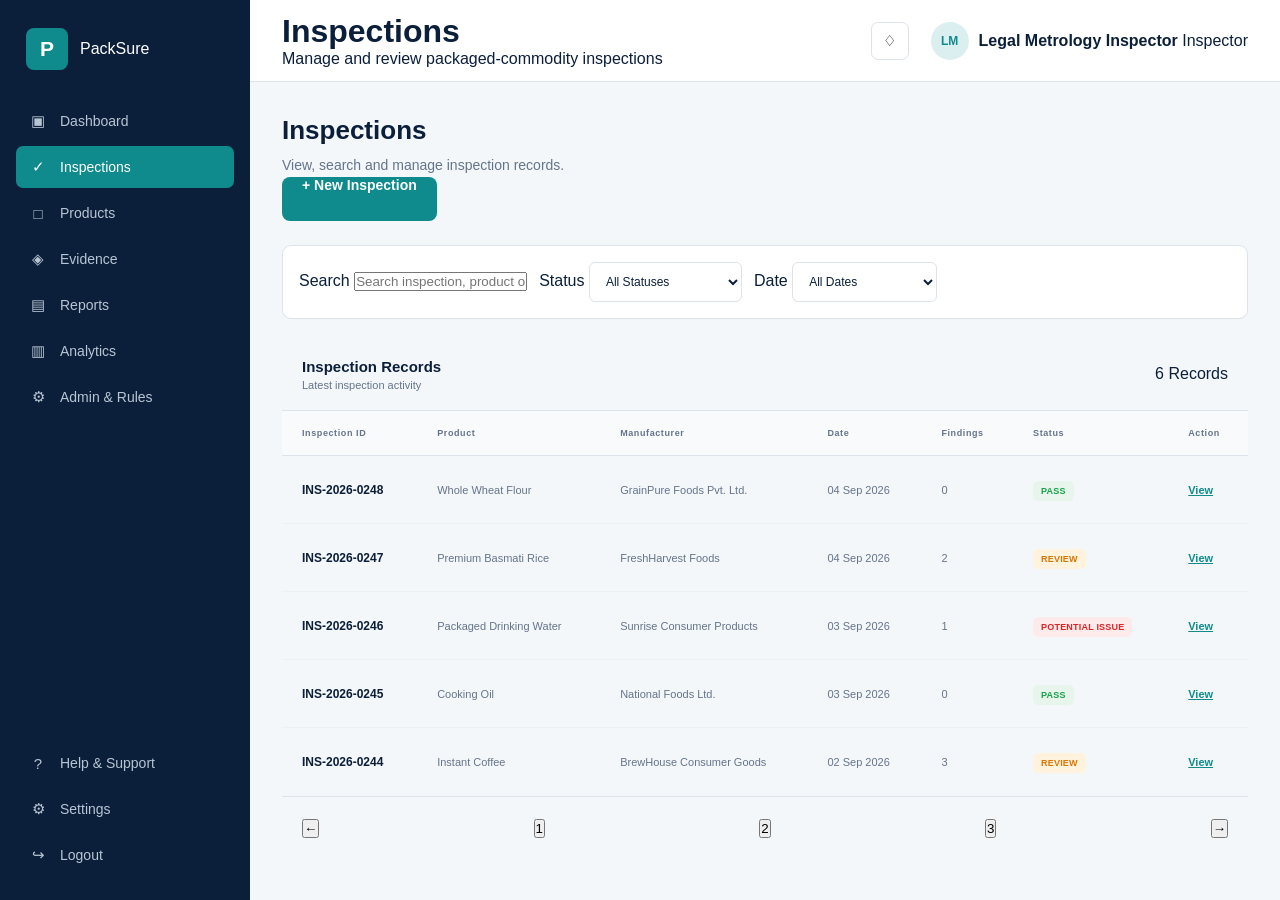
<file: PackSure Frontend/inspections.html>
<!DOCTYPE html>
<html lang="en">

<head>
    <meta charset="UTF-8">
    <meta name="viewport" content="width=device-width, initial-scale=1.0">

    <title>Inspections - PackSure</title>

    <link rel="stylesheet" href="style.css">
</head>

<body>

<!-- =====================================================
     SIDEBAR
===================================================== -->

<aside class="sidebar">

    <div class="brand">

        <div class="brand-mark">
            P
        </div>

        <div class="brand-name">
            PackSure
        </div>

    </div>


    <nav class="sidebar-nav">

        <a href="index.html" class="nav-item">

            <span class="nav-icon">
                ▣
            </span>

            <span>
                Dashboard
            </span>

        </a>


        <a href="inspections.html"
           class="nav-item active">

            <span class="nav-icon">
                ✓
            </span>

            <span>
                Inspections
            </span>

        </a>


        <a href="products.html"
           class="nav-item">

            <span class="nav-icon">
                □
            </span>

            <span>
                Products
            </span>

        </a>


        <a href="evidence-library.html"
           class="nav-item">

            <span class="nav-icon">
                ◈
            </span>

            <span>
                Evidence
            </span>

        </a>

<a href="reports.html" class="nav-item">
    <span class="nav-icon">▤</span>
    <span>Reports</span>
</a>


       <a href="analytics.html" class="nav-item">
    <span class="nav-icon">▥</span>
    <span>Analytics</span>
</a>

        <a href="admin-rules.html" class="nav-item">
    <span class="nav-icon">⚙</span>
    <span>Admin & Rules</span>
</a>

    </nav>


    <div class="sidebar-bottom">

        <a href="#"
           class="nav-item">

            <span class="nav-icon">
                ?
            </span>

            <span>
                Help & Support
            </span>

        </a>


        <a href="#"
           class="nav-item">

            <span class="nav-icon">
                ⚙
            </span>

            <span>
                Settings
            </span>

        </a>


        <a href="#"
           class="nav-item">

            <span class="nav-icon">
                ↪
            </span>

            <span>
                Logout
            </span>

        </a>

    </div>

</aside>



<!-- =====================================================
     MAIN CONTENT
===================================================== -->

<main class="main-content">


    <!-- TOP BAR -->

    <header class="topbar">

        <div>

            <h1>
                Inspections
            </h1>

            <p>
                Manage and review packaged-commodity inspections
            </p>

        </div>


        <div class="topbar-actions">

            <button
                class="notification-button"
                type="button">
                ♢
            </button>


            <div class="user-profile">

                <div class="user-avatar">
                    LM
                </div>


                <div class="user-info">

                    <strong>
                        Legal Metrology Inspector
                    </strong>

                    <span>
                        Inspector
                    </span>

                </div>

            </div>

        </div>

    </header>



    <!-- =================================================
         PAGE CONTENT
    ================================================= -->

    <div class="page-content">


        <!-- PAGE HEADING -->

        <div class="page-heading">

            <div>

                <h2>
                    Inspections
                </h2>

                <p>
                    View, search and manage inspection records.
                </p>

            </div>


            <a
                href="new-inspection.html"
                class="primary-button">

                + New Inspection

            </a>

        </div>



        <!-- =================================================
             FILTERS
        ================================================= -->

        <div class="filter-panel">


            <div class="filter-group">

                <label for="inspectionSearch">
                    Search
                </label>

                <input
                    type="text"
                    id="inspectionSearch"
                    placeholder="Search inspection, product or manufacturer">

            </div>


            <div class="filter-group">

                <label for="statusFilter">
                    Status
                </label>

                <select id="statusFilter">

                    <option value="all">
                        All Statuses
                    </option>

                    <option value="pass">
                        PASS
                    </option>

                    <option value="review">
                        REVIEW
                    </option>

                    <option value="issue">
                        POTENTIAL ISSUE
                    </option>

                </select>

            </div>


            <div class="filter-group">

                <label for="dateFilter">
                    Date
                </label>

                <select id="dateFilter">

                    <option value="all">
                        All Dates
                    </option>

                    <option value="today">
                        Today
                    </option>

                    <option value="week">
                        This Week
                    </option>

                    <option value="month">
                        This Month
                    </option>

                </select>

            </div>


        </div>



        <!-- =================================================
             INSPECTION TABLE
        ================================================= -->

        <div class="table-panel">


            <div class="table-header">

                <div>

                    <h3>
                        Inspection Records
                    </h3>

                    <p>
                        Latest inspection activity
                    </p>

                </div>


                <span class="record-count">
                    6 Records
                </span>

            </div>



            <div class="table-wrapper">

                <table class="inspection-table">

                    <thead>

                        <tr>

                            <th>
                                Inspection ID
                            </th>

                            <th>
                                Product
                            </th>

                            <th>
                                Manufacturer
                            </th>

                            <th>
                                Date
                            </th>

                            <th>
                                Findings
                            </th>

                            <th>
                                Status
                            </th>

                            <th>
                                Action
                            </th>

                        </tr>

                    </thead>


                    <tbody id="inspectionTableBody">


                        <!-- RECORD 1 -->

                        <tr>

                            <td>
                                <strong>
                                    INS-2026-0248
                                </strong>
                            </td>

                            <td>
                                Whole Wheat Flour
                            </td>

                            <td>
                                GrainPure Foods Pvt. Ltd.
                            </td>

                            <td>
                                04 Sep 2026
                            </td>

                            <td>
                                0
                            </td>

                            <td>
                                <span class="status pass">
                                    PASS
                                </span>
                            </td>

                            <td>
                                <a
                                    href="#"
                                    class="view-button">
                                    View
                                </a>
                            </td>

                        </tr>



                        <!-- RECORD 2 -->

                        <tr>

                            <td>
                                <strong>
                                    INS-2026-0247
                                </strong>
                            </td>

                            <td>
                                Premium Basmati Rice
                            </td>

                            <td>
                                FreshHarvest Foods
                            </td>

                            <td>
                                04 Sep 2026
                            </td>

                            <td>
                                2
                            </td>

                            <td>
                                <span class="status review">
                                    REVIEW
                                </span>
                            </td>

                            <td>
                                <a
                                    href="#"
                                    class="view-button">
                                    View
                                </a>
                            </td>

                        </tr>



                        <!-- RECORD 3 -->

                        <tr>

                            <td>
                                <strong>
                                    INS-2026-0246
                                </strong>
                            </td>

                            <td>
                                Packaged Drinking Water
                            </td>

                            <td>
                                Sunrise Consumer Products
                            </td>

                            <td>
                                03 Sep 2026
                            </td>

                            <td>
                                1
                            </td>

                            <td>
                                <span class="status issue">
                                    POTENTIAL ISSUE
                                </span>
                            </td>

                            <td>
                                <a
                                    href="#"
                                    class="view-button">
                                    View
                                </a>
                            </td>

                        </tr>



                        <!-- RECORD 4 -->

                        <tr>

                            <td>
                                <strong>
                                    INS-2026-0245
                                </strong>
                            </td>

                            <td>
                                Cooking Oil
                            </td>

                            <td>
                                National Foods Ltd.
                            </td>

                            <td>
                                03 Sep 2026
                            </td>

                            <td>
                                0
                            </td>

                            <td>
                                <span class="status pass">
                                    PASS
                                </span>
                            </td>

                            <td>
                                <a
                                    href="#"
                                    class="view-button">
                                    View
                                </a>
                            </td>

                        </tr>



                        <!-- RECORD 5 -->

                        <tr>

                            <td>
                                <strong>
                                    INS-2026-0244
                                </strong>
                            </td>

                            <td>
                                Instant Coffee
                            </td>

                            <td>
                                BrewHouse Consumer Goods
                            </td>

                            <td>
                                02 Sep 2026
                            </td>

                            <td>
                                3
                            </td>

                            <td>
                                <span class="status review">
                                    REVIEW
                                </span>
                            </td>

                            <td>
                                <a href="inspection-details.html" class="view-button">
    View
</a>
                            </td>

                        </tr>


                    </tbody>

                </table>

            </div>



            <!-- PAGINATION -->

            <div class="pagination">

                <button
                    type="button"
                    class="pagination-button">

                    ←

                </button>


                <button
                    type="button"
                    class="pagination-button active">

                    1

                </button>


                <button
                    type="button"
                    class="pagination-button">

                    2

                </button>


                <button
                    type="button"
                    class="pagination-button">

                    3

                </button>


                <button
                    type="button"
                    class="pagination-button">

                    →

                </button>

            </div>


        </div>

    </div>

</main>



<!-- =====================================================
     PAGE SCRIPT
===================================================== -->

<script src="api.js"></script>
<script src="script.js"></script>

<script>

document.addEventListener(
    "DOMContentLoaded",
    function () {

        /*
         * Read the latest inspection workflow data.
         */

        const inspectionData =
            JSON.parse(
                localStorage.getItem(
                    "packSureInspection"
                )
            );

        const productData =
            JSON.parse(
                localStorage.getItem(
                    "packSureProduct"
                )
            );

        const reviewData =
            JSON.parse(
                localStorage.getItem(
                    "packSureReview"
                )
            );

        const liveResult =
            JSON.parse(
                localStorage.getItem(
                    "packSureLiveResult"
                )
            );



        /*
         * Only add the newly completed inspection
         * when the workflow has actually been completed.
         */

        if (
            inspectionData &&
            productData &&
            reviewData
        ) {

            const tableBody =
                document.getElementById(
                    "inspectionTableBody"
                );


            /*
             * Avoid adding the same demo inspection
             * repeatedly after page refresh.
             */

            if (
                !document.getElementById(
                    "newWorkflowInspection"
                )
            ) {


                const row =
                    document.createElement(
                        "tr"
                    );


                row.id =
                    "newWorkflowInspection";


                const finalStatus =
                    reviewData.finalStatus ||
                    "REVIEW";


                let statusClass =
                    "review";


                if (
                    finalStatus ===
                    "PASS"
                ) {

                    statusClass =
                        "pass";

                }
                else if (
                    finalStatus ===
                    "POTENTIAL ISSUE"
                ) {

                    statusClass =
                        "issue";

                }


                const findings =
                    finalStatus ===
                    "PASS"
                        ? "0"
                        : "1";


                row.innerHTML = `

                    <td>
                        <strong>
                            ${(liveResult && liveResult.inspection_id) || "INS-2026-0249"}
                        </strong>
                    </td>

                    <td>
                        ${
                            productData.name ||
                            "New Product"
                        }
                    </td>

                    <td>
                        ${
                            productData.manufacturer ||
                            "—"
                        }
                    </td>

                    <td>
                        ${
                            inspectionData.date ||
                            "05 Sep 2026"
                        }
                    </td>

                    <td>
                        ${findings}
                    </td>

                    <td>

                        <span class="status ${statusClass}">
                            ${finalStatus}
                        </span>

                    </td>

                    <td>

                        <a
                            href="review.html"
                            class="view-button">

                            View

                        </a>

                    </td>

                `;


                /*
                 * Place the newest inspection at the top.
                 */

                tableBody.prepend(
                    row
                );

            }

        }

    }

);

</script>


</body>

</html>
</file>
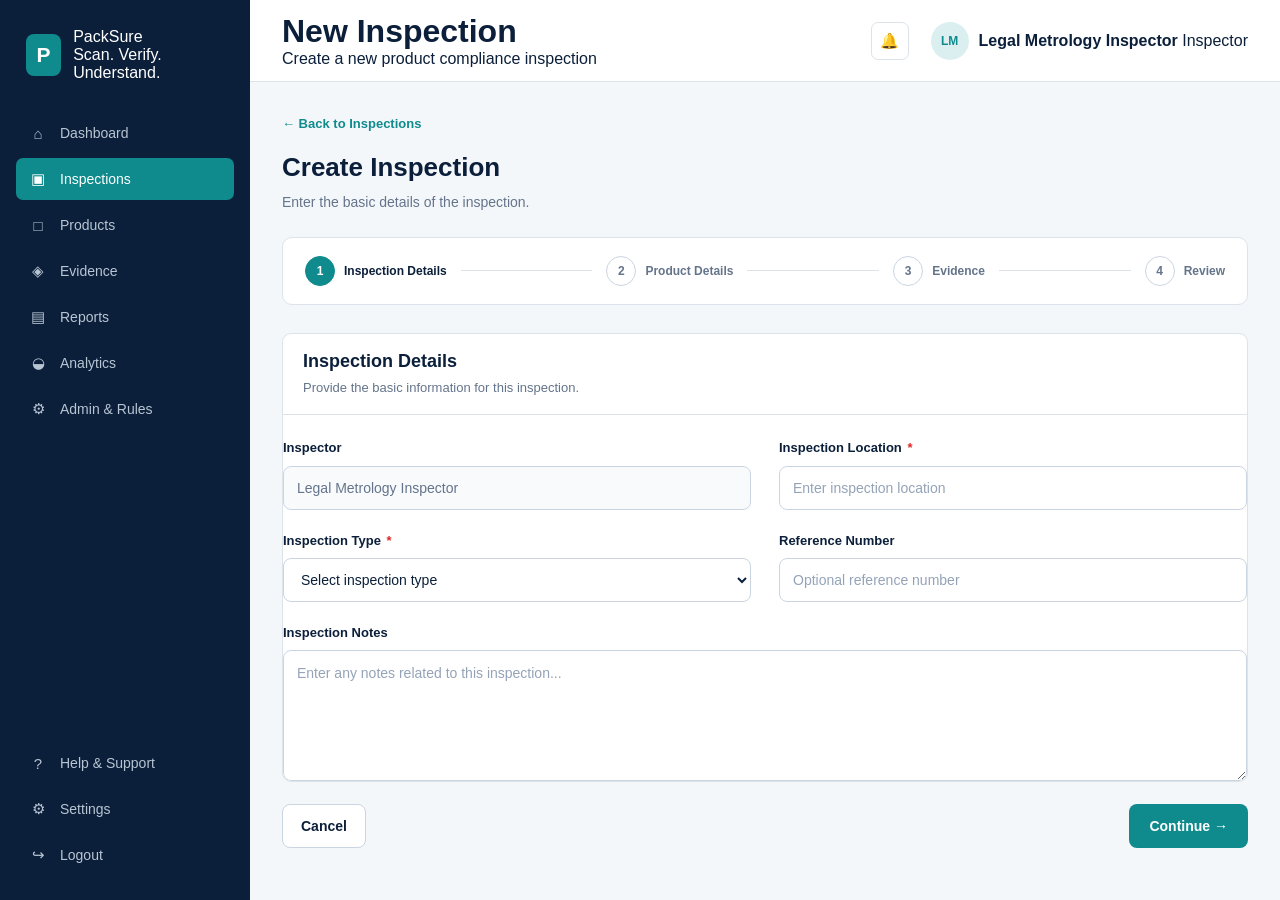
<file: PackSure Frontend/new-inspection.html>
<!DOCTYPE html>
<html lang="en">
<head>
    <meta charset="UTF-8">
    <meta name="viewport" content="width=device-width, initial-scale=1.0">

    <title>New Inspection - PackSure</title>

    <link rel="stylesheet" href="style.css">
</head>

<body>

    <!-- SIDEBAR -->
    <aside class="sidebar">

        <div class="brand">

            <div class="brand-mark">
                P
            </div>

            <div class="brand-text">

                <div class="brand-name">
                    PackSure
                </div>

                <div class="brand-tagline">
                    Scan. Verify. Understand.
                </div>

            </div>

        </div>


        <nav class="sidebar-nav">

            <a href="index.html" class="nav-item">

                <span class="nav-icon">⌂</span>

                <span>Dashboard</span>

            </a>


            <a href="inspections.html" class="nav-item active">

                <span class="nav-icon">▣</span>

                <span>Inspections</span>

            </a>


            <a href="products.html" class="nav-item">

                <span class="nav-icon">□</span>

                <span>Products</span>

            </a>


            <a href="evidence.html" class="nav-item">

                <span class="nav-icon">◈</span>

                <span>Evidence</span>

            </a>


            <a href="#" class="nav-item">

                <span class="nav-icon">▤</span>

                <span>Reports</span>

            </a>


            <a href="#" class="nav-item">

                <span class="nav-icon">◒</span>

                <span>Analytics</span>

            </a>


            <a href="#" class="nav-item">

                <span class="nav-icon">⚙</span>

                <span>Admin &amp; Rules</span>

            </a>

        </nav>


        <div class="sidebar-bottom">

            <a href="#" class="nav-item">

                <span class="nav-icon">?</span>

                <span>Help &amp; Support</span>

            </a>


            <a href="#" class="nav-item">

                <span class="nav-icon">⚙</span>

                <span>Settings</span>

            </a>


            <a href="#" class="nav-item">

                <span class="nav-icon">↪</span>

                <span>Logout</span>

            </a>

        </div>

    </aside>



    <!-- MAIN CONTENT -->
    <main class="main-content">


        <!-- TOP BAR -->
        <header class="topbar">

            <div>

                <h1>New Inspection</h1>

                <p>
                    Create a new product compliance inspection
                </p>

            </div>


            <div class="topbar-actions">

                <button
                    class="notification-button"
                    type="button"
                >
                    🔔

                    <span class="notification-dot"></span>
                </button>


                <div class="user-profile">

                    <div class="user-avatar">
                        LM
                    </div>

                    <div class="user-info">

                        <strong>
                            Legal Metrology Inspector
                        </strong>

                        <span>
                            Inspector
                        </span>

                    </div>

                </div>

            </div>

        </header>



        <!-- PAGE CONTENT -->
        <section class="page-content">


            <!-- BACK LINK -->
            <a
                href="inspections.html"
                class="back-link"
            >
                ← Back to Inspections
            </a>



            <!-- PAGE HEADING -->
            <div class="page-heading">

                <div>

                    <h2>
                        Create Inspection
                    </h2>

                    <p>
                        Enter the basic details of the inspection.
                    </p>

                </div>

            </div>



            <!-- PROGRESS STEPS -->
            <div class="inspection-progress">


                <div class="progress-step active">

                    <div class="progress-number">
                        1
                    </div>

                    <div class="progress-label">
                        Inspection Details
                    </div>

                </div>


                <div class="progress-line"></div>


                <div class="progress-step">

                    <div class="progress-number">
                        2
                    </div>

                    <div class="progress-label">
                        Product Details
                    </div>

                </div>


                <div class="progress-line"></div>


                <div class="progress-step">

                    <div class="progress-number">
                        3
                    </div>

                    <div class="progress-label">
                        Evidence
                    </div>

                </div>


                <div class="progress-line"></div>


                <div class="progress-step">

                    <div class="progress-number">
                        4
                    </div>

                    <div class="progress-label">
                        Review
                    </div>

                </div>

            </div>



            <!-- INSPECTION FORM -->
            <div class="panel">


                <div class="panel-header">

                    <div>

                        <h2>
                            Inspection Details
                        </h2>

                        <p>
                            Provide the basic information for this inspection.
                        </p>

                    </div>

                </div>



                <div class="form-grid">


                    <!-- INSPECTOR -->
                    <div class="form-group">

                        <label for="inspectorName">
                            Inspector
                        </label>

                        <input
                            type="text"
                            id="inspectorName"
                            value="Legal Metrology Inspector"
                            readonly
                        >

                    </div>



                    <!-- LOCATION -->
                    <div class="form-group">

                        <label for="inspectionLocation">
                            Inspection Location
                            <span class="required">*</span>
                        </label>

                        <input
                            type="text"
                            id="inspectionLocation"
                            placeholder="Enter inspection location"
                            required
                        >

                    </div>



                    <!-- INSPECTION TYPE -->
                    <div class="form-group">

                        <label for="inspectionType">
                            Inspection Type
                            <span class="required">*</span>
                        </label>

                        <select
                            id="inspectionType"
                            required
                        >

                            <option value="">
                                Select inspection type
                            </option>

                            <option value="Routine Inspection">
                                Routine Inspection
                            </option>

                            <option value="Complaint-Based Inspection">
                                Complaint-Based Inspection
                            </option>

                            <option value="Follow-Up Inspection">
                                Follow-Up Inspection
                            </option>

                            <option value="Market Surveillance">
                                Market Surveillance
                            </option>

                        </select>

                    </div>



                    <!-- REFERENCE NUMBER -->
                    <div class="form-group">

                        <label for="referenceNumber">
                            Reference Number
                        </label>

                        <input
                            type="text"
                            id="referenceNumber"
                            placeholder="Optional reference number"
                        >

                    </div>



                    <!-- NOTES -->
                    <div class="form-group full-width">

                        <label for="inspectionNotes">
                            Inspection Notes
                        </label>

                        <textarea
                            id="inspectionNotes"
                            rows="5"
                            placeholder="Enter any notes related to this inspection..."
                        ></textarea>

                    </div>

                </div>

            </div>



            <!-- ACTIONS -->
            <div class="form-actions">


                <a
                    href="inspections.html"
                    class="secondary-button"
                >
                    Cancel
                </a>


                <button
                    type="button"
                    class="primary-button"
                    id="continueInspection"
                >
                    Continue →
                </button>

            </div>


        </section>

    </main>



    <!-- SAVE INSPECTION DATA -->
    <script>

        const continueInspection =
            document.getElementById(
                "continueInspection"
            );


        if (continueInspection) {

            continueInspection.addEventListener(
                "click",
                function () {


                    const location =
                        document.getElementById(
                            "inspectionLocation"
                        );


                    const type =
                        document.getElementById(
                            "inspectionType"
                        );


                    const reference =
                        document.getElementById(
                            "referenceNumber"
                        );


                    const notes =
                        document.getElementById(
                            "inspectionNotes"
                        );


                    /* VALIDATION */

                    if (!location.value.trim()) {

                        alert(
                            "Please enter the inspection location."
                        );

                        location.focus();

                        return;

                    }


                    if (!type.value) {

                        alert(
                            "Please select the inspection type."
                        );

                        type.focus();

                        return;

                    }



                    /* SAVE DATA */

                    const inspectionData = {

                        location:
                            location.value.trim(),

                        type:
                            type.value,

                        reference:
                            reference.value.trim(),

                        notes:
                            notes.value.trim(),

                        date:
                            "05 Sep 2026"

                    };


                    localStorage.setItem(

                        "packSureInspection",

                        JSON.stringify(
                            inspectionData
                        )

                    );



                    /* MOVE TO PRODUCT DETAILS */

                    window.location.href =
                        "product-details.html";

                }
            );

        }

    </script>


</body>
</html>
</file>
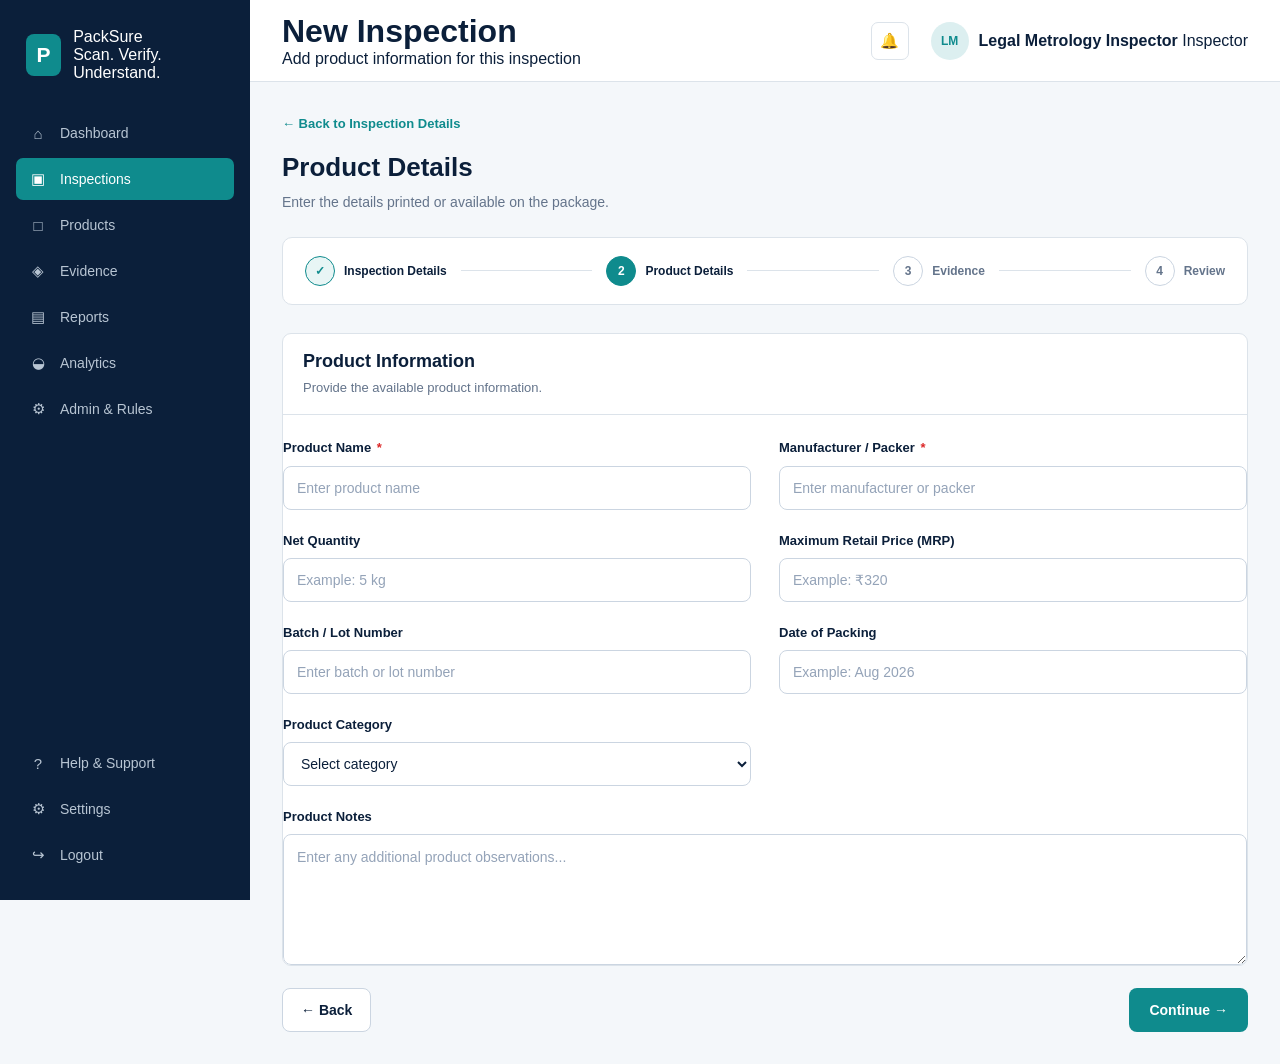
<file: PackSure Frontend/product-details.html>
<!DOCTYPE html>
<html lang="en">
<head>
    <meta charset="UTF-8">
    <meta name="viewport" content="width=device-width, initial-scale=1.0">

    <title>Product Details - PackSure</title>

    <link rel="stylesheet" href="style.css">
</head>

<body>

    <!-- SIDEBAR -->
    <aside class="sidebar">

        <div class="brand">

            <div class="brand-mark">
                P
            </div>

            <div class="brand-text">

                <div class="brand-name">
                    PackSure
                </div>

                <div class="brand-tagline">
                    Scan. Verify. Understand.
                </div>

            </div>

        </div>


        <nav class="sidebar-nav">

            <a href="index.html" class="nav-item">
                <span class="nav-icon">⌂</span>
                <span>Dashboard</span>
            </a>


            <a href="inspections.html" class="nav-item active">
                <span class="nav-icon">▣</span>
                <span>Inspections</span>
            </a>


            <a href="products.html" class="nav-item">
                <span class="nav-icon">□</span>
                <span>Products</span>
            </a>


            <a href="evidence.html" class="nav-item">
                <span class="nav-icon">◈</span>
                <span>Evidence</span>
            </a>


            <a href="#" class="nav-item">
                <span class="nav-icon">▤</span>
                <span>Reports</span>
            </a>


            <a href="#" class="nav-item">
                <span class="nav-icon">◒</span>
                <span>Analytics</span>
            </a>


            <a href="#" class="nav-item">
                <span class="nav-icon">⚙</span>
                <span>Admin &amp; Rules</span>
            </a>

        </nav>


        <div class="sidebar-bottom">

            <a href="#" class="nav-item">
                <span class="nav-icon">?</span>
                <span>Help &amp; Support</span>
            </a>


            <a href="#" class="nav-item">
                <span class="nav-icon">⚙</span>
                <span>Settings</span>
            </a>


            <a href="#" class="nav-item">
                <span class="nav-icon">↪</span>
                <span>Logout</span>
            </a>

        </div>

    </aside>



    <!-- MAIN CONTENT -->
    <main class="main-content">


        <!-- TOP BAR -->
        <header class="topbar">

            <div>

                <h1>New Inspection</h1>

                <p>
                    Add product information for this inspection
                </p>

            </div>


            <div class="topbar-actions">

                <button
                    class="notification-button"
                    type="button"
                >
                    🔔
                    <span class="notification-dot"></span>
                </button>


                <div class="user-profile">

                    <div class="user-avatar">
                        LM
                    </div>

                    <div class="user-info">

                        <strong>
                            Legal Metrology Inspector
                        </strong>

                        <span>
                            Inspector
                        </span>

                    </div>

                </div>

            </div>

        </header>



        <!-- PAGE CONTENT -->
        <section class="page-content">


            <!-- BACK -->
            <a
                href="new-inspection.html"
                class="back-link"
            >
                ← Back to Inspection Details
            </a>



            <!-- PAGE HEADING -->
            <div class="page-heading">

                <div>

                    <h2>
                        Product Details
                    </h2>

                    <p>
                        Enter the details printed or available on the package.
                    </p>

                </div>

            </div>



            <!-- PROGRESS -->
            <div class="inspection-progress">


                <div class="progress-step completed">

                    <div class="progress-number">
                        ✓
                    </div>

                    <div class="progress-label">
                        Inspection Details
                    </div>

                </div>


                <div class="progress-line"></div>


                <div class="progress-step active">

                    <div class="progress-number">
                        2
                    </div>

                    <div class="progress-label">
                        Product Details
                    </div>

                </div>


                <div class="progress-line"></div>


                <div class="progress-step">

                    <div class="progress-number">
                        3
                    </div>

                    <div class="progress-label">
                        Evidence
                    </div>

                </div>


                <div class="progress-line"></div>


                <div class="progress-step">

                    <div class="progress-number">
                        4
                    </div>

                    <div class="progress-label">
                        Review
                    </div>

                </div>

            </div>



            <!-- PRODUCT FORM -->
            <div class="panel">


                <div class="panel-header">

                    <div>

                        <h2>
                            Product Information
                        </h2>

                        <p>
                            Provide the available product information.
                        </p>

                    </div>

                </div>



                <div class="form-grid">


                    <!-- PRODUCT NAME -->
                    <div class="form-group">

                        <label for="productName">
                            Product Name
                            <span class="required">*</span>
                        </label>

                        <input
                            type="text"
                            id="productName"
                            placeholder="Enter product name"
                            required
                        >

                    </div>



                    <!-- MANUFACTURER -->
                    <div class="form-group">

                        <label for="manufacturer">
                            Manufacturer / Packer
                            <span class="required">*</span>
                        </label>

                        <input
                            type="text"
                            id="manufacturer"
                            placeholder="Enter manufacturer or packer"
                            required
                        >

                    </div>



                    <!-- NET QUANTITY -->
                    <div class="form-group">

                        <label for="netQuantity">
                            Net Quantity
                        </label>

                        <input
                            type="text"
                            id="netQuantity"
                            placeholder="Example: 5 kg"
                        >

                    </div>



                    <!-- MRP -->
                    <div class="form-group">

                        <label for="mrp">
                            Maximum Retail Price (MRP)
                        </label>

                        <input
                            type="text"
                            id="mrp"
                            placeholder="Example: ₹320"
                        >

                    </div>



                    <!-- BATCH -->
                    <div class="form-group">

                        <label for="batchNumber">
                            Batch / Lot Number
                        </label>

                        <input
                            type="text"
                            id="batchNumber"
                            placeholder="Enter batch or lot number"
                        >

                    </div>



                    <!-- DATE -->
                    <div class="form-group">

                        <label for="dateOfPacking">
                            Date of Packing
                        </label>

                        <input
                            type="text"
                            id="dateOfPacking"
                            placeholder="Example: Aug 2026"
                        >

                    </div>



                    <!-- CATEGORY -->
                    <div class="form-group">

                        <label for="productCategory">
                            Product Category
                        </label>

                        <select id="productCategory">

                            <option value="">
                                Select category
                            </option>

                            <option value="Food & Grocery">
                                Food &amp; Grocery
                            </option>

                            <option value="Beverages">
                                Beverages
                            </option>

                            <option value="Household Products">
                                Household Products
                            </option>

                            <option value="Personal Care">
                                Personal Care
                            </option>

                            <option value="Electrical / Consumer Goods">
                                Electrical / Consumer Goods
                            </option>

                        </select>

                    </div>



                    <!-- NOTES -->
                    <div class="form-group full-width">

                        <label for="productNotes">
                            Product Notes
                        </label>

                        <textarea
                            id="productNotes"
                            rows="5"
                            placeholder="Enter any additional product observations..."
                        ></textarea>

                    </div>

                </div>

            </div>



            <!-- ACTIONS -->
            <div class="form-actions">


                <a
                    href="new-inspection.html"
                    class="secondary-button"
                >
                    ← Back
                </a>


                <button
                    type="button"
                    class="primary-button"
                    id="continueProduct"
                >
                    Continue →
                </button>

            </div>


        </section>

    </main>



    <!-- SAVE PRODUCT DATA -->
    <script>

        const continueProduct =
            document.getElementById(
                "continueProduct"
            );


        if (continueProduct) {

            continueProduct.addEventListener(
                "click",
                function () {


                    const productName =
                        document.getElementById(
                            "productName"
                        );


                    const manufacturer =
                        document.getElementById(
                            "manufacturer"
                        );


                    const netQuantity =
                        document.getElementById(
                            "netQuantity"
                        );


                    const mrp =
                        document.getElementById(
                            "mrp"
                        );


                    const batchNumber =
                        document.getElementById(
                            "batchNumber"
                        );


                    const dateOfPacking =
                        document.getElementById(
                            "dateOfPacking"
                        );


                    const productCategory =
                        document.getElementById(
                            "productCategory"
                        );


                    const productNotes =
                        document.getElementById(
                            "productNotes"
                        );



                    /* VALIDATION */

                    if (!productName.value.trim()) {

                        alert(
                            "Please enter the product name."
                        );

                        productName.focus();

                        return;

                    }


                    if (!manufacturer.value.trim()) {

                        alert(
                            "Please enter the manufacturer / packer."
                        );

                        manufacturer.focus();

                        return;

                    }



                    /* SAVE PRODUCT DATA */

                    const productData = {

                        name:
                            productName.value.trim(),

                        manufacturer:
                            manufacturer.value.trim(),

                        quantity:
                            netQuantity.value.trim(),

                        mrp:
                            mrp.value.trim(),

                        batch:
                            batchNumber.value.trim(),

                        packingDate:
                            dateOfPacking.value.trim(),

                        category:
                            productCategory.value,

                        notes:
                            productNotes.value.trim()

                    };


                    localStorage.setItem(

                        "packSureProduct",

                        JSON.stringify(
                            productData
                        )

                    );



                    /* MOVE TO EVIDENCE */

                    window.location.href =
                        "evidence.html";

                }
            );

        }

    </script>


</body>
</html>
</file>
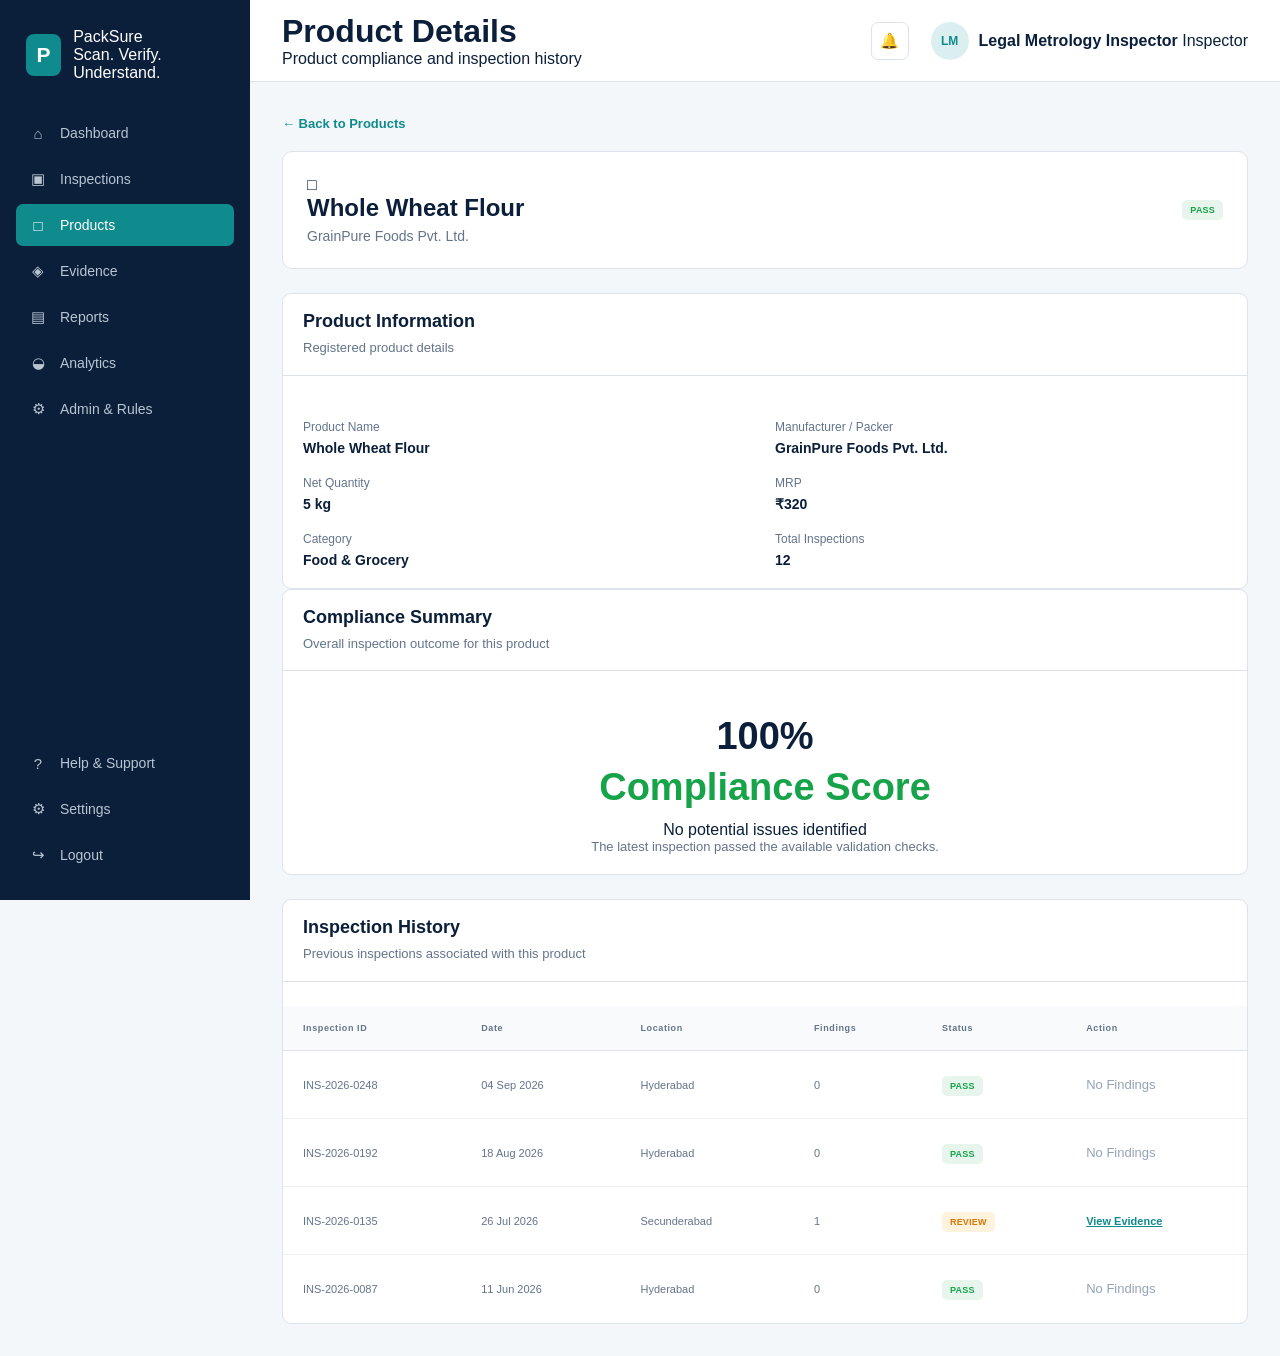
<file: PackSure Frontend/product-history.html>
<!DOCTYPE html>
<html lang="en">
<head>
    <meta charset="UTF-8">
    <meta name="viewport" content="width=device-width, initial-scale=1.0">

    <title>Product Details - PackSure</title>

    <link rel="stylesheet" href="style.css">
</head>

<body>

    <!-- SIDEBAR -->
    <aside class="sidebar">

        <div class="brand">

            <div class="brand-mark">
                P
            </div>

            <div class="brand-text">

                <div class="brand-name">
                    PackSure
                </div>

                <div class="brand-tagline">
                    Scan. Verify. Understand.
                </div>

            </div>

        </div>


        <nav class="sidebar-nav">

            <a href="index.html" class="nav-item">
                <span class="nav-icon">⌂</span>
                <span>Dashboard</span>
            </a>

            <a href="inspections.html" class="nav-item">
                <span class="nav-icon">▣</span>
                <span>Inspections</span>
            </a>

            <a href="products.html" class="nav-item active">
                <span class="nav-icon">□</span>
                <span>Products</span>
            </a>

            <a href="evidence.html" class="nav-item">
                <span class="nav-icon">◈</span>
                <span>Evidence</span>
            </a>

            <a href="#" class="nav-item">
                <span class="nav-icon">▤</span>
                <span>Reports</span>
            </a>

            <a href="#" class="nav-item">
                <span class="nav-icon">◒</span>
                <span>Analytics</span>
            </a>

            <a href="#" class="nav-item">
                <span class="nav-icon">⚙</span>
                <span>Admin &amp; Rules</span>
            </a>

        </nav>


        <div class="sidebar-bottom">

            <a href="#" class="nav-item">
                <span class="nav-icon">?</span>
                <span>Help &amp; Support</span>
            </a>

            <a href="#" class="nav-item">
                <span class="nav-icon">⚙</span>
                <span>Settings</span>
            </a>

            <a href="#" class="nav-item">
                <span class="nav-icon">↪</span>
                <span>Logout</span>
            </a>

        </div>

    </aside>



    <!-- MAIN CONTENT -->
    <main class="main-content">


        <!-- TOP BAR -->
        <header class="topbar">

            <div>

                <h1>Product Details</h1>

                <p>
                    Product compliance and inspection history
                </p>

            </div>


            <div class="topbar-actions">

                <button
                    class="notification-button"
                    type="button"
                >
                    🔔

                    <span class="notification-dot"></span>
                </button>


                <div class="user-profile">

                    <div class="user-avatar">
                        LM
                    </div>

                    <div class="user-info">

                        <strong>
                            Legal Metrology Inspector
                        </strong>

                        <span>
                            Inspector
                        </span>

                    </div>

                </div>

            </div>

        </header>



        <!-- PAGE CONTENT -->
        <section class="page-content">


            <!-- BACK -->
            <a
                href="products.html"
                class="back-link"
            >
                ← Back to Products
            </a>



            <!-- PRODUCT PROFILE -->
            <div class="product-profile">


                <div class="product-profile-left">

                    <div class="product-icon">
                        □
                    </div>


                    <div>

                        <h2 id="productTitle">
                            Whole Wheat Flour
                        </h2>

                        <p id="productManufacturer">
                            GrainPure Foods Pvt. Ltd.
                        </p>

                    </div>

                </div>


                <div
                    id="productStatus"
                    class="status pass"
                >
                    PASS
                </div>

            </div>



            <!-- PRODUCT INFORMATION -->
            <div class="panel">


                <div class="panel-header">

                    <div>

                        <h2>
                            Product Information
                        </h2>

                        <p>
                            Registered product details
                        </p>

                    </div>

                </div>



                <div class="product-info-grid">


                    <div class="product-info-item">

                        <span>
                            Product Name
                        </span>

                        <strong id="infoProductName">
                            Whole Wheat Flour
                        </strong>

                    </div>


                    <div class="product-info-item">

                        <span>
                            Manufacturer / Packer
                        </span>

                        <strong id="infoManufacturer">
                            GrainPure Foods Pvt. Ltd.
                        </strong>

                    </div>


                    <div class="product-info-item">

                        <span>
                            Net Quantity
                        </span>

                        <strong id="infoQuantity">
                            5 kg
                        </strong>

                    </div>


                    <div class="product-info-item">

                        <span>
                            MRP
                        </span>

                        <strong id="infoMrp">
                            ₹320
                        </strong>

                    </div>


                    <div class="product-info-item">

                        <span>
                            Category
                        </span>

                        <strong id="infoCategory">
                            Food &amp; Grocery
                        </strong>

                    </div>


                    <div class="product-info-item">

                        <span>
                            Total Inspections
                        </span>

                        <strong id="infoInspections">
                            12
                        </strong>

                    </div>

                </div>

            </div>



            <!-- COMPLIANCE SUMMARY -->
            <div class="panel">


                <div class="panel-header">

                    <div>

                        <h2>
                            Compliance Summary
                        </h2>

                        <p>
                            Overall inspection outcome for this product
                        </p>

                    </div>

                </div>



                <div class="compliance-summary">


                    <div class="compliance-score">

                        <strong id="complianceScore">
                            100%
                        </strong>

                        <span>
                            Compliance Score
                        </span>

                    </div>



                    <div class="compliance-message">

                        <div
                            class="compliance-message-title"
                            id="complianceTitle"
                        >
                            No potential issues identified
                        </div>


                        <p id="complianceDescription">

                            The latest inspection passed the
                            available validation checks.

                        </p>

                    </div>

                </div>

            </div>



            <!-- INSPECTION HISTORY -->
            <div class="panel product-history-panel">


                <div class="panel-header">

                    <div>

                        <h2>
                            Inspection History
                        </h2>

                        <p>
                            Previous inspections associated with this product
                        </p>

                    </div>

                </div>



                <div class="table-container">

                    <table class="inspection-table">


                        <thead>

                            <tr>

                                <th>
                                    Inspection ID
                                </th>

                                <th>
                                    Date
                                </th>

                                <th>
                                    Location
                                </th>

                                <th>
                                    Findings
                                </th>

                                <th>
                                    Status
                                </th>

                                <th>
                                    Action
                                </th>

                            </tr>

                        </thead>


                        <tbody id="historyTableBody">

                        </tbody>


                    </table>

                </div>

            </div>


        </section>

    </main>



    <!-- JAVASCRIPT -->
    <script>

        const productData = {


            "whole-wheat-flour": {

                name: "Whole Wheat Flour",

                manufacturer:
                    "GrainPure Foods Pvt. Ltd.",

                quantity: "5 kg",

                mrp: "₹320",

                category:
                    "Food & Grocery",

                inspections: 12,

                score: "100%",

                status: "PASS",

                summaryTitle:
                    "No potential issues identified",

                summaryDescription:
                    "The latest inspection passed the available validation checks.",


                history: [

                    {
                        id: "INS-2026-0248",
                        date: "04 Sep 2026",
                        location: "Hyderabad",
                        findings: "0",
                        status: "PASS"
                    },

                    {
                        id: "INS-2026-0192",
                        date: "18 Aug 2026",
                        location: "Hyderabad",
                        findings: "0",
                        status: "PASS"
                    },

                    {
                        id: "INS-2026-0135",
                        date: "26 Jul 2026",
                        location: "Secunderabad",
                        findings: "1",
                        status: "REVIEW"
                    },

                    {
                        id: "INS-2026-0087",
                        date: "11 Jun 2026",
                        location: "Hyderabad",
                        findings: "0",
                        status: "PASS"
                    }

                ]

            },



            "basmati-rice": {

                name:
                    "Premium Basmati Rice",

                manufacturer:
                    "FreshHarvest Foods",

                quantity:
                    "5 kg",

                mrp:
                    "₹540",

                category:
                    "Food & Grocery",

                inspections: 8,

                score:
                    "92%",

                status:
                    "REVIEW",

                summaryTitle:
                    "Verification required",

                summaryDescription:
                    "Previous inspections contain findings that require inspector verification.",


                history: [

                    {
                        id: "INS-2026-0247",
                        date: "04 Sep 2026",
                        location: "Hyderabad",
                        findings: "2",
                        status: "REVIEW"
                    },

                    {
                        id: "INS-2026-0184",
                        date: "15 Aug 2026",
                        location: "Hyderabad",
                        findings: "1",
                        status: "REVIEW"
                    },

                    {
                        id: "INS-2026-0112",
                        date: "19 Jul 2026",
                        location: "Secunderabad",
                        findings: "0",
                        status: "PASS"
                    },

                    {
                        id: "INS-2026-0061",
                        date: "04 Jun 2026",
                        location: "Hyderabad",
                        findings: "0",
                        status: "PASS"
                    }

                ]

            },



            "packaged-water": {

                name:
                    "Packaged Drinking Water",

                manufacturer:
                    "Sunrise Consumer Products",

                quantity:
                    "1 L",

                mrp:
                    "₹20",

                category:
                    "Beverages",

                inspections: 5,

                score:
                    "78%",

                status:
                    "POTENTIAL ISSUE",

                summaryTitle:
                    "Potential issue identified",

                summaryDescription:
                    "The latest inspection contains a potential compliance issue that requires human verification.",


                history: [

                    {
                        id: "INS-2026-0246",
                        date: "03 Sep 2026",
                        location: "Hyderabad",
                        findings: "1",
                        status: "POTENTIAL ISSUE"
                    },

                    {
                        id: "INS-2026-0175",
                        date: "12 Aug 2026",
                        location: "Hyderabad",
                        findings: "1",
                        status: "REVIEW"
                    },

                    {
                        id: "INS-2026-0104",
                        date: "14 Jul 2026",
                        location: "Secunderabad",
                        findings: "0",
                        status: "PASS"
                    }

                ]

            },



            "cooking-oil": {

                name:
                    "Cooking Oil",

                manufacturer:
                    "National Foods Ltd.",

                quantity:
                    "1 L",

                mrp:
                    "₹165",

                category:
                    "Food & Grocery",

                inspections: 15,

                score:
                    "100%",

                status:
                    "PASS",

                summaryTitle:
                    "No potential issues identified",

                summaryDescription:
                    "The latest inspection passed the available validation checks.",


                history: [

                    {
                        id: "INS-2026-0245",
                        date: "03 Sep 2026",
                        location: "Hyderabad",
                        findings: "0",
                        status: "PASS"
                    },

                    {
                        id: "INS-2026-0188",
                        date: "16 Aug 2026",
                        location: "Hyderabad",
                        findings: "0",
                        status: "PASS"
                    },

                    {
                        id: "INS-2026-0124",
                        date: "22 Jul 2026",
                        location: "Secunderabad",
                        findings: "0",
                        status: "PASS"
                    }

                ]

            },



            "instant-coffee": {

                name:
                    "Instant Coffee",

                manufacturer:
                    "BrewHouse Consumer Goods",

                quantity:
                    "200 g",

                mrp:
                    "₹280",

                category:
                    "Food & Grocery",

                inspections: 6,

                score:
                    "86%",

                status:
                    "REVIEW",

                summaryTitle:
                    "Verification required",

                summaryDescription:
                    "Previous inspections contain findings that require inspector verification.",


                history: [

                    {
                        id: "INS-2026-0244",
                        date: "02 Sep 2026",
                        location: "Hyderabad",
                        findings: "3",
                        status: "REVIEW"
                    },

                    {
                        id: "INS-2026-0168",
                        date: "08 Aug 2026",
                        location: "Hyderabad",
                        findings: "1",
                        status: "REVIEW"
                    },

                    {
                        id: "INS-2026-0098",
                        date: "09 Jul 2026",
                        location: "Secunderabad",
                        findings: "0",
                        status: "PASS"
                    }

                ]

            }

        };



        function getProductFromUrl() {

            const params =
                new URLSearchParams(
                    window.location.search
                );

            return params.get("product")
                || "whole-wheat-flour";

        }



        function getStatusClass(status) {

            if (status === "PASS") {
                return "pass";
            }

            if (status === "REVIEW") {
                return "review";
            }

            if (status === "POTENTIAL ISSUE") {
                return "issue";
            }

            return "";

        }



        function loadProduct() {

            const productKey =
                getProductFromUrl();

            const product =
                productData[productKey];


            if (!product) {
                return;
            }



            /* PRODUCT PROFILE */

            document.getElementById(
                "productTitle"
            ).textContent =
                product.name;


            document.getElementById(
                "productManufacturer"
            ).textContent =
                product.manufacturer;


            const productStatus =
                document.getElementById(
                    "productStatus"
                );


            productStatus.textContent =
                product.status;


            productStatus.className =
                "status " +
                getStatusClass(
                    product.status
                );



            /* PRODUCT INFORMATION */

            document.getElementById(
                "infoProductName"
            ).textContent =
                product.name;


            document.getElementById(
                "infoManufacturer"
            ).textContent =
                product.manufacturer;


            document.getElementById(
                "infoQuantity"
            ).textContent =
                product.quantity;


            document.getElementById(
                "infoMrp"
            ).textContent =
                product.mrp;


            document.getElementById(
                "infoCategory"
            ).textContent =
                product.category;


            document.getElementById(
                "infoInspections"
            ).textContent =
                product.inspections;



            /* COMPLIANCE SUMMARY */

            document.getElementById(
                "complianceScore"
            ).textContent =
                product.score;


            document.getElementById(
                "complianceTitle"
            ).textContent =
                product.summaryTitle;


            document.getElementById(
                "complianceDescription"
            ).textContent =
                product.summaryDescription;



            /* INSPECTION HISTORY */

            const historyBody =
                document.getElementById(
                    "historyTableBody"
                );


            historyBody.innerHTML = "";



            product.history.forEach(
                function (inspection) {


                    const row =
                        document.createElement(
                            "tr"
                        );


                    let action;


                    if (
                        inspection.findings !== "0"
                    ) {

                        action =
                            '<a href="evidence.html" class="view-button">' +
                            'View Evidence' +
                            '</a>';

                    } else {

                        action =
                            '<span class="muted-action">' +
                            'No Findings' +
                            '</span>';

                    }



                    row.innerHTML =

                        "<td>" +
                            inspection.id +
                        "</td>" +

                        "<td>" +
                            inspection.date +
                        "</td>" +

                        "<td>" +
                            inspection.location +
                        "</td>" +

                        "<td>" +
                            inspection.findings +
                        "</td>" +

                        "<td>" +

                            '<span class="status ' +
                            getStatusClass(
                                inspection.status
                            ) +
                            '">' +

                            inspection.status +

                            "</span>" +

                        "</td>" +

                        "<td>" +
                            action +
                        "</td>";



                    historyBody.appendChild(
                        row
                    );

                }
            );

        }



        loadProduct();

    </script>

</body>
</html>
</file>
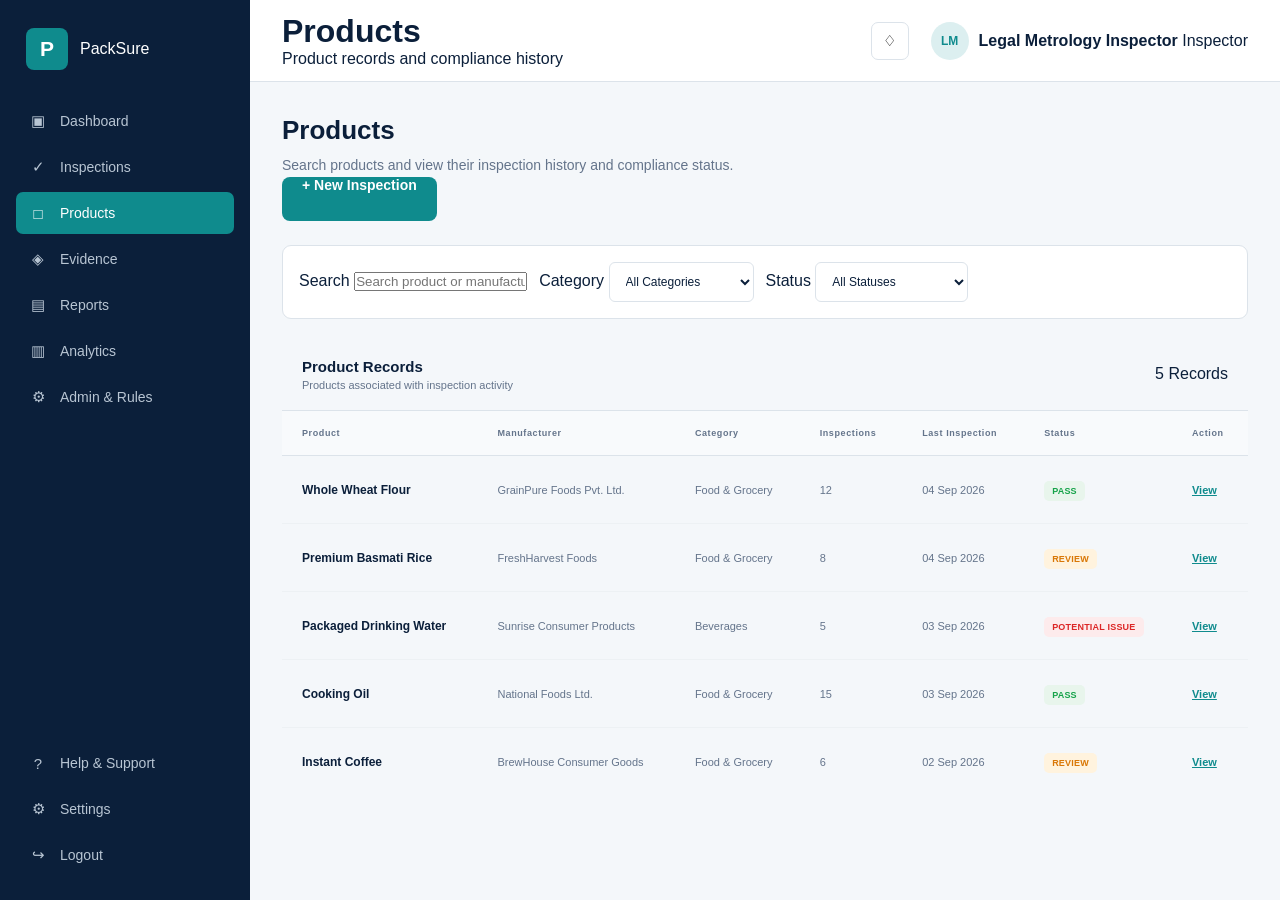
<file: PackSure Frontend/products.html>
<!DOCTYPE html>
<html lang="en">

<head>
    <meta charset="UTF-8">
    <meta name="viewport" content="width=device-width, initial-scale=1.0">

    <title>Products - PackSure</title>

    <link rel="stylesheet" href="style.css">
</head>

<body>

<aside class="sidebar">

    <div class="brand">

        <div class="brand-mark">
            P
        </div>

        <div class="brand-name">
            PackSure
        </div>

    </div>


    <nav class="sidebar-nav">

        <a href="index.html" class="nav-item">

            <span class="nav-icon">
                ▣
            </span>

            <span>
                Dashboard
            </span>

        </a>


        <a href="inspections.html" class="nav-item">

            <span class="nav-icon">
                ✓
            </span>

            <span>
                Inspections
            </span>

        </a>


        <a href="products.html" class="nav-item active">

            <span class="nav-icon">
                □
            </span>

            <span>
                Products
            </span>

        </a>


        <a href="evidence.html" class="nav-item">

            <span class="nav-icon">
                ◈
            </span>

            <span>
                Evidence
            </span>

        </a>


        <a href="#" class="nav-item">

            <span class="nav-icon">
                ▤
            </span>

            <span>
                Reports
            </span>

        </a>


        <a href="analytics.html" class="nav-item">
    <span class="nav-icon">▥</span>
    <span>Analytics</span>
</a>


       <a href="admin-rules.html" class="nav-item">
    <span class="nav-icon">⚙</span>
    <span>Admin & Rules</span>
</a>

    </nav>


    <div class="sidebar-bottom">

        <a href="#" class="nav-item">

            <span class="nav-icon">
                ?
            </span>

            <span>
                Help & Support
            </span>

        </a>


        <a href="#" class="nav-item">

            <span class="nav-icon">
                ⚙
            </span>

            <span>
                Settings
            </span>

        </a>


        <a href="#" class="nav-item">

            <span class="nav-icon">
                ↪
            </span>

            <span>
                Logout
            </span>

        </a>

    </div>

</aside>



<main class="main-content">


    <header class="topbar">

        <div>

            <h1>
                Products
            </h1>

            <p>
                Product records and compliance history
            </p>

        </div>


        <div class="topbar-actions">

            <button
                class="notification-button"
                type="button">

                ♢

            </button>


            <div class="user-profile">

                <div class="user-avatar">
                    LM
                </div>


                <div class="user-info">

                    <strong>
                        Legal Metrology Inspector
                    </strong>

                    <span>
                        Inspector
                    </span>

                </div>

            </div>

        </div>

    </header>



    <div class="page-content">


        <div class="page-heading">

            <div>

                <h2>
                    Products
                </h2>

                <p>
                    Search products and view their inspection history
                    and compliance status.
                </p>

            </div>


            <a
                href="new-inspection.html"
                class="primary-button">

                + New Inspection

            </a>

        </div>



        <!-- FILTERS -->

        <div class="filter-panel">


            <div class="filter-group">

                <label for="productSearch">
                    Search
                </label>

                <input
                    type="text"
                    id="productSearch"
                    placeholder="Search product or manufacturer">

            </div>


            <div class="filter-group">

                <label for="productCategoryFilter">
                    Category
                </label>

                <select id="productCategoryFilter">

                    <option value="all">
                        All Categories
                    </option>

                    <option value="Food & Grocery">
                        Food & Grocery
                    </option>

                    <option value="Beverages">
                        Beverages
                    </option>

                    <option value="Personal Care">
                        Personal Care
                    </option>

                    <option value="Household">
                        Household
                    </option>

                </select>

            </div>


            <div class="filter-group">

                <label for="productStatusFilter">
                    Status
                </label>

                <select id="productStatusFilter">

                    <option value="all">
                        All Statuses
                    </option>

                    <option value="PASS">
                        PASS
                    </option>

                    <option value="REVIEW">
                        REVIEW
                    </option>

                    <option value="POTENTIAL ISSUE">
                        POTENTIAL ISSUE
                    </option>

                </select>

            </div>

        </div>



        <!-- PRODUCT TABLE -->

        <div class="table-panel">


            <div class="table-header">

                <div>

                    <h3>
                        Product Records
                    </h3>

                    <p>
                        Products associated with inspection activity
                    </p>

                </div>


                <span
                    class="record-count"
                    id="productRecordCount">

                    5 Records

                </span>

            </div>



            <div class="table-wrapper">

                <table class="inspection-table">

                    <thead>

                        <tr>

                            <th>
                                Product
                            </th>

                            <th>
                                Manufacturer
                            </th>

                            <th>
                                Category
                            </th>

                            <th>
                                Inspections
                            </th>

                            <th>
                                Last Inspection
                            </th>

                            <th>
                                Status
                            </th>

                            <th>
                                Action
                            </th>

                        </tr>

                    </thead>


                    <tbody id="productTableBody">


                        <!-- PRODUCT 1 -->

                        <tr>

                            <td>
                                <strong>
                                    Whole Wheat Flour
                                </strong>
                            </td>

                            <td>
                                GrainPure Foods Pvt. Ltd.
                            </td>

                            <td>
                                Food & Grocery
                            </td>

                            <td>
                                12
                            </td>

                            <td>
                                04 Sep 2026
                            </td>

                            <td>

                                <span class="status pass">
                                    PASS
                                </span>

                            </td>

                            <td>

                                <a
                                    href="product-history.html?product=whole-wheat-flour"
                                    class="view-button">

                                    View

                                </a>

                            </td>

                        </tr>



                        <!-- PRODUCT 2 -->

                        <tr>

                            <td>
                                <strong>
                                    Premium Basmati Rice
                                </strong>
                            </td>

                            <td>
                                FreshHarvest Foods
                            </td>

                            <td>
                                Food & Grocery
                            </td>

                            <td>
                                8
                            </td>

                            <td>
                                04 Sep 2026
                            </td>

                            <td>

                                <span class="status review">
                                    REVIEW
                                </span>

                            </td>

                            <td>

                                <a
                                    href="product-history.html?product=basmati-rice"
                                    class="view-button">

                                    View

                                </a>

                            </td>

                        </tr>



                        <!-- PRODUCT 3 -->

                        <tr>

                            <td>
                                <strong>
                                    Packaged Drinking Water
                                </strong>
                            </td>

                            <td>
                                Sunrise Consumer Products
                            </td>

                            <td>
                                Beverages
                            </td>

                            <td>
                                5
                            </td>

                            <td>
                                03 Sep 2026
                            </td>

                            <td>

                                <span class="status issue">
                                    POTENTIAL ISSUE
                                </span>

                            </td>

                            <td>

                                <a
                                    href="product-history.html?product=packaged-water"
                                    class="view-button">

                                    View

                                </a>

                            </td>

                        </tr>



                        <!-- PRODUCT 4 -->

                        <tr>

                            <td>
                                <strong>
                                    Cooking Oil
                                </strong>
                            </td>

                            <td>
                                National Foods Ltd.
                            </td>

                            <td>
                                Food & Grocery
                            </td>

                            <td>
                                15
                            </td>

                            <td>
                                03 Sep 2026
                            </td>

                            <td>

                                <span class="status pass">
                                    PASS
                                </span>

                            </td>

                            <td>

                                <a
                                    href="product-history.html?product=cooking-oil"
                                    class="view-button">

                                    View

                                </a>

                            </td>

                        </tr>



                        <!-- PRODUCT 5 -->

                        <tr>

                            <td>
                                <strong>
                                    Instant Coffee
                                </strong>
                            </td>

                            <td>
                                BrewHouse Consumer Goods
                            </td>

                            <td>
                                Food & Grocery
                            </td>

                            <td>
                                6
                            </td>

                            <td>
                                02 Sep 2026
                            </td>

                            <td>

                                <span class="status review">
                                    REVIEW
                                </span>

                            </td>

                            <td>

                                <a
                                    href="product-history.html?product=instant-coffee"
                                    class="view-button">

                                    View

                                </a>

                            </td>

                        </tr>


                    </tbody>

                </table>

            </div>


        </div>

    </div>

</main>



<!-- =====================================================
     EXISTING FILTER SCRIPT
===================================================== -->

<script src="script.js"></script>



<!-- =====================================================
     ADD COMPLETED WORKFLOW PRODUCT
===================================================== -->

<script>

document.addEventListener(
    "DOMContentLoaded",
    function () {


        const productData =
            JSON.parse(
                localStorage.getItem(
                    "packSureProduct"
                )
            );


        const reviewData =
            JSON.parse(
                localStorage.getItem(
                    "packSureReview"
                )
            );


        const inspectionData =
            JSON.parse(
                localStorage.getItem(
                    "packSureInspection"
                )
            );


        /*
         * Only add the product after the
         * inspection review has been completed.
         */

        if (
            !productData ||
            !reviewData
        ) {

            return;

        }


        const tableBody =
            document.getElementById(
                "productTableBody"
            );


        /*
         * Prevent duplicate rows.
         */

        if (
            document.getElementById(
                "workflowProduct"
            )
        ) {

            return;

        }


        /*
         * Convert category value
         * into a readable fallback.
         */

        const category =
            productData.category ||
            "Other";


        /*
         * Determine final status.
         */

        let finalStatus =
            reviewData.finalStatus ||
            "REVIEW";


        /*
         * Determine CSS status class.
         */

        let statusClass =
            "review";


        if (
            finalStatus ===
            "PASS"
        ) {

            statusClass =
                "pass";

        }
        else if (
            finalStatus ===
            "POTENTIAL ISSUE"
        ) {

            statusClass =
                "issue";

        }


        /*
         * Create product identifier.
         */

        const productKey =
            "workflow-product";


        /*
         * Create new table row.
         */

        const row =
            document.createElement(
                "tr"
            );


        row.id =
            "workflowProduct";


        row.innerHTML = `

            <td>

                <strong>
                    ${
                        productData.name ||
                        "New Product"
                    }
                </strong>

            </td>


            <td>

                ${
                    productData.manufacturer ||
                    "—"
                }

            </td>


            <td>

                ${category}

            </td>


            <td>
                1
            </td>


            <td>

                ${
                    inspectionData &&
                    inspectionData.date
                        ? inspectionData.date
                        : "05 Sep 2026"
                }

            </td>


            <td>

                <span class="status ${statusClass}">
                    ${finalStatus}
                </span>

            </td>


            <td>

                <a
                    href="product-history.html?product=${productKey}"
                    class="view-button">

                    View

                </a>

            </td>

        `;


        /*
         * Put the newest product at the top.
         */

        tableBody.prepend(
            row
        );


        /*
         * Update record count.
         */

        const recordCount =
            document.getElementById(
                "productRecordCount"
            );


        if (recordCount) {

            recordCount.textContent =
                "6 Records";

        }

    }

);

</script>

</body>

</html>
</file>
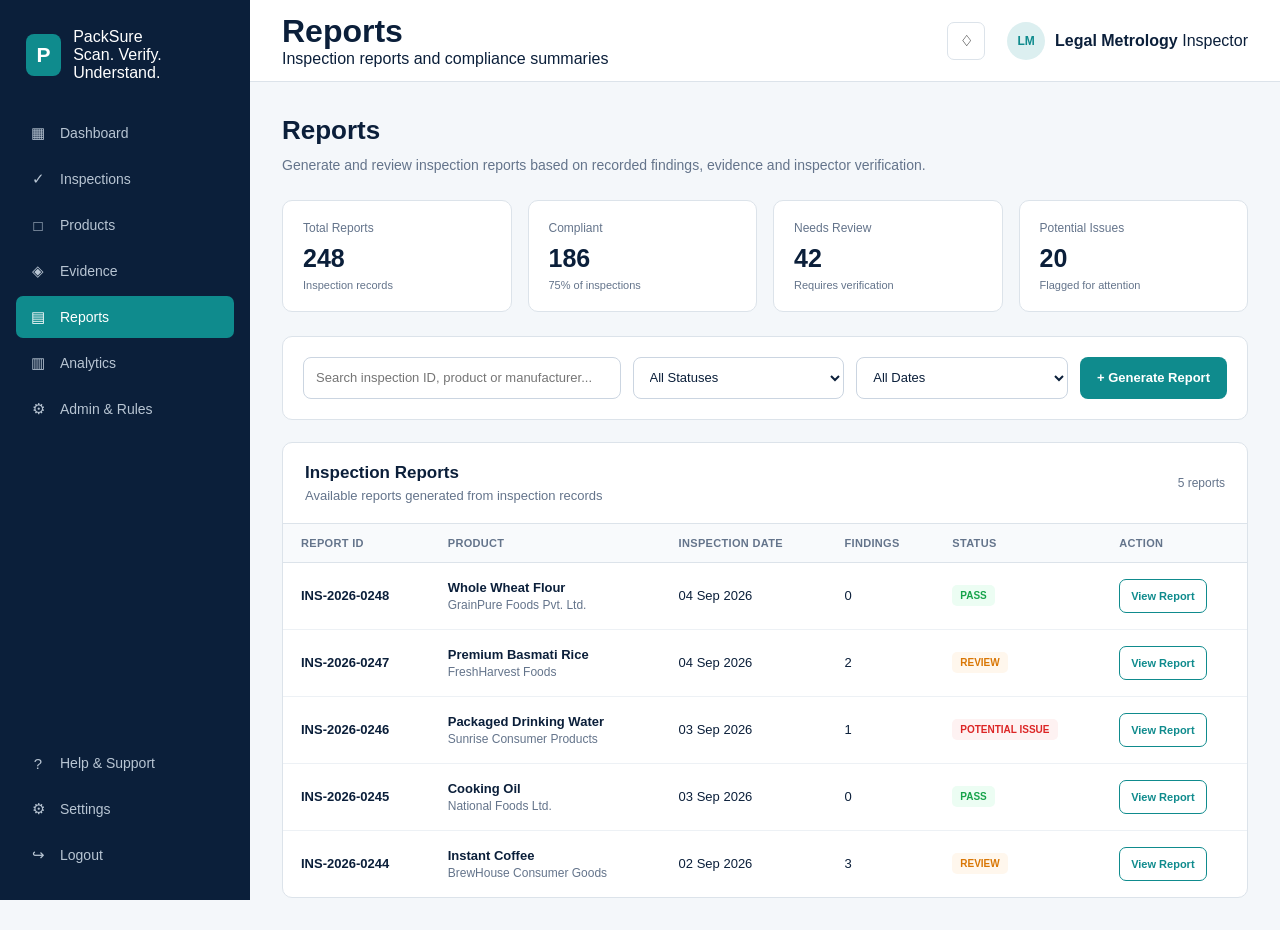
<file: PackSure Frontend/reports.html>
<!DOCTYPE html>
<html lang="en">
<head>
    <meta charset="UTF-8">
    <meta name="viewport" content="width=device-width, initial-scale=1.0">
    <title>Reports | PackSure</title>

    <link rel="stylesheet" href="style.css">

    <style>
        .reports-page {
            max-width: 1200px;
            margin: 0 auto;
        }

        .report-summary {
            display: grid;
            grid-template-columns: repeat(4, 1fr);
            gap: 16px;
            margin-bottom: 24px;
        }

        .report-summary-card {
            background: #FFFFFF;
            border: 1px solid var(--border);
            border-radius: 10px;
            padding: 20px;
        }

        .report-summary-card span {
            display: block;
            color: var(--text-secondary);
            font-size: 12px;
            margin-bottom: 8px;
        }

        .report-summary-card strong {
            display: block;
            color: var(--text-primary);
            font-size: 25px;
            line-height: 1.2;
        }

        .report-summary-card small {
            display: block;
            margin-top: 6px;
            color: var(--text-secondary);
            font-size: 11px;
        }

        .reports-filter-panel {
            background: #FFFFFF;
            border: 1px solid var(--border);
            border-radius: 10px;
            padding: 20px;
            margin-bottom: 22px;
        }

        .reports-filter-grid {
            display: grid;
            grid-template-columns: 1.5fr 1fr 1fr auto;
            gap: 12px;
        }

        .report-filter {
            height: 42px;
            padding: 0 12px;
            box-sizing: border-box;
            border: 1px solid #CBD5E1;
            border-radius: 8px;
            background: #FFFFFF;
            color: var(--text-primary);
            font-family: inherit;
            font-size: 13px;
        }

        .report-filter:focus {
            outline: none;
            border-color: var(--teal);
            box-shadow: 0 0 0 3px rgba(15, 139, 141, 0.10);
        }

        .generate-report-button {
            min-height: 42px;
            padding: 0 17px;
            border: none;
            border-radius: 8px;
            background: var(--teal);
            color: #FFFFFF;
            font-family: inherit;
            font-size: 13px;
            font-weight: 650;
            cursor: pointer;
        }

        .generate-report-button:hover {
            opacity: 0.92;
        }

        .reports-panel {
            background: #FFFFFF;
            border: 1px solid var(--border);
            border-radius: 10px;
            overflow: hidden;
        }

        .reports-panel-header {
            display: flex;
            align-items: center;
            justify-content: space-between;
            padding: 20px 22px;
            border-bottom: 1px solid var(--border);
        }

        .reports-panel-header h3 {
            margin: 0 0 5px;
            color: var(--text-primary);
            font-size: 17px;
        }

        .reports-panel-header p {
            margin: 0;
            color: var(--text-secondary);
            font-size: 13px;
        }

        .report-count {
            color: var(--text-secondary);
            font-size: 12px;
        }

        .reports-table-wrapper {
            overflow-x: auto;
        }

        .reports-table {
            width: 100%;
            border-collapse: collapse;
            min-width: 850px;
        }

        .reports-table th {
            padding: 13px 18px;
            text-align: left;
            background: #F8FAFC;
            border-bottom: 1px solid var(--border);
            color: #64748B;
            font-size: 11px;
            font-weight: 700;
            text-transform: uppercase;
            letter-spacing: 0.03em;
        }

        .reports-table td {
            padding: 16px 18px;
            border-bottom: 1px solid #EDF1F5;
            color: var(--text-primary);
            font-size: 13px;
            vertical-align: middle;
        }

        .reports-table tbody tr:last-child td {
            border-bottom: none;
        }

        .reports-table tbody tr:hover {
            background: #FBFCFD;
        }

        .report-id {
            font-weight: 700;
        }

        .report-product {
            font-weight: 600;
        }

        .report-manufacturer {
            color: var(--text-secondary);
            font-size: 12px;
            margin-top: 3px;
        }

        .report-status {
            display: inline-flex;
            align-items: center;
            padding: 5px 8px;
            border-radius: 5px;
            font-size: 10px;
            font-weight: 700;
        }

        .report-status.pass {
            background: #ECFDF3;
            color: var(--pass);
        }

        .report-status.review {
            background: #FFF7ED;
            color: var(--review);
        }

        .report-status.issue {
            background: #FEF2F2;
            color: var(--issue);
        }

        .report-action {
            display: inline-flex;
            align-items: center;
            justify-content: center;
            min-height: 34px;
            padding: 0 11px;
            border: 1px solid var(--teal);
            border-radius: 7px;
            background: #FFFFFF;
            color: var(--teal);
            text-decoration: none;
            font-size: 11px;
            font-weight: 650;
        }

        .report-action:hover {
            background: #E8F5F5;
        }

        .report-empty {
            display: none;
            padding: 55px 20px;
            text-align: center;
            color: var(--text-secondary);
        }

        .report-empty strong {
            display: block;
            margin-bottom: 6px;
            color: var(--text-primary);
            font-size: 15px;
        }

        .report-message {
            display: none;
            margin-top: 14px;
            padding: 11px 13px;
            border-radius: 7px;
            background: #E8F5F5;
            color: var(--teal);
            font-size: 12px;
        }

        @media (max-width: 1000px) {
            .report-summary {
                grid-template-columns: repeat(2, 1fr);
            }

            .reports-filter-grid {
                grid-template-columns: 1fr 1fr;
            }
        }

        @media (max-width: 600px) {
            .report-summary {
                grid-template-columns: 1fr;
            }

            .reports-filter-grid {
                grid-template-columns: 1fr;
            }
        }
    </style>
</head>

<body>

    <!-- SIDEBAR -->
    <aside class="sidebar">

        <div class="brand">
            <div class="brand-mark">P</div>

            <div class="brand-text">
                <div class="brand-name">PackSure</div>
                <div class="brand-tagline">Scan. Verify. Understand.</div>
            </div>
        </div>

        <nav class="sidebar-nav">

            <a href="index.html" class="nav-item">
                <span class="nav-icon">▦</span>
                <span>Dashboard</span>
            </a>

            <a href="inspections.html" class="nav-item">
                <span class="nav-icon">✓</span>
                <span>Inspections</span>
            </a>

            <a href="products.html" class="nav-item">
                <span class="nav-icon">□</span>
                <span>Products</span>
            </a>

            <a href="evidence-library.html" class="nav-item">
                <span class="nav-icon">◈</span>
                <span>Evidence</span>
            </a>

            <a href="reports.html" class="nav-item active">
                <span class="nav-icon">▤</span>
                <span>Reports</span>
            </a>

            <a href="analytics.html" class="nav-item">
    <span class="nav-icon">▥</span>
    <span>Analytics</span>
</a>
            <a href="admin-rules.html" class="nav-item">
    <span class="nav-icon">⚙</span>
    <span>Admin & Rules</span>
</a>

        </nav>

        <div class="sidebar-bottom">

            <a href="#" class="nav-item">
                <span class="nav-icon">?</span>
                <span>Help & Support</span>
            </a>

            <a href="#" class="nav-item">
                <span class="nav-icon">⚙</span>
                <span>Settings</span>
            </a>

            <a href="#" class="nav-item">
                <span class="nav-icon">↪</span>
                <span>Logout</span>
            </a>

        </div>

    </aside>


    <!-- MAIN CONTENT -->
    <main class="main-content">

        <!-- TOP BAR -->
        <header class="topbar">

            <div class="topbar-title">
                <h1>Reports</h1>
                <p>Inspection reports and compliance summaries</p>
            </div>

            <div class="topbar-actions">

                <button class="notification-button" title="Notifications">
                    ♢
                    <span class="notification-dot"></span>
                </button>

                <div class="user-profile">

                    <div class="user-avatar">
                        LM
                    </div>

                    <div class="user-info">
                        <strong>Legal Metrology</strong>
                        <span>Inspector</span>
                    </div>

                </div>

            </div>

        </header>


        <!-- PAGE CONTENT -->
        <section class="page-content reports-page">

            <div class="page-heading">

                <h2>Reports</h2>

                <p>
                    Generate and review inspection reports based on recorded
                    findings, evidence and inspector verification.
                </p>

            </div>


            <!-- SUMMARY -->
            <div class="report-summary">

                <div class="report-summary-card">
                    <span>Total Reports</span>
                    <strong>248</strong>
                    <small>Inspection records</small>
                </div>

                <div class="report-summary-card">
                    <span>Compliant</span>
                    <strong>186</strong>
                    <small>75% of inspections</small>
                </div>

                <div class="report-summary-card">
                    <span>Needs Review</span>
                    <strong>42</strong>
                    <small>Requires verification</small>
                </div>

                <div class="report-summary-card">
                    <span>Potential Issues</span>
                    <strong>20</strong>
                    <small>Flagged for attention</small>
                </div>

            </div>


            <!-- FILTER PANEL -->
            <div class="reports-filter-panel">

                <div class="reports-filter-grid">

                    <input
                        type="text"
                        id="reportSearch"
                        class="report-filter"
                        placeholder="Search inspection ID, product or manufacturer..."
                    >

                    <select id="reportStatusFilter" class="report-filter">

                        <option value="">All Statuses</option>
                        <option value="PASS">PASS</option>
                        <option value="REVIEW">REVIEW</option>
                        <option value="POTENTIAL ISSUE">POTENTIAL ISSUE</option>

                    </select>

                    <select id="reportDateFilter" class="report-filter">

                        <option value="">All Dates</option>
                        <option value="04 Sep 2026">04 Sep 2026</option>
                        <option value="03 Sep 2026">03 Sep 2026</option>
                        <option value="02 Sep 2026">02 Sep 2026</option>

                    </select>

                    <button
                        type="button"
                        class="generate-report-button"
                        id="generateReport"
                    >
                        + Generate Report
                    </button>

                </div>

                <div
                    class="report-message"
                    id="reportMessage"
                >
                    Report generation is connected to the frontend prototype.
                    Backend PDF generation can be connected later.
                </div>

            </div>


            <!-- REPORTS TABLE -->
            <div class="reports-panel">

                <div class="reports-panel-header">

                    <div>
                        <h3>Inspection Reports</h3>
                        <p>
                            Available reports generated from inspection records
                        </p>
                    </div>

                    <span
                        class="report-count"
                        id="reportCount"
                    >
                        5 reports
                    </span>

                </div>


                <div class="reports-table-wrapper">

                    <table class="reports-table">

                        <thead>

                            <tr>
                                <th>Report ID</th>
                                <th>Product</th>
                                <th>Inspection Date</th>
                                <th>Findings</th>
                                <th>Status</th>
                                <th>Action</th>
                            </tr>

                        </thead>

                        <tbody id="reportsTableBody">


                            <!-- REPORT 1 -->

                            <tr
                                class="report-row"
                                data-search="ins-2026-0248 whole wheat flour grainpure foods pvt ltd"
                                data-status="PASS"
                                data-date="04 Sep 2026"
                            >

                                <td>
                                    <span class="report-id">
                                        INS-2026-0248
                                    </span>
                                </td>

                                <td>

                                    <div class="report-product">
                                        Whole Wheat Flour
                                    </div>

                                    <div class="report-manufacturer">
                                        GrainPure Foods Pvt. Ltd.
                                    </div>

                                </td>

                                <td>
                                    04 Sep 2026
                                </td>

                                <td>
                                    0
                                </td>

                                <td>

                                    <span class="report-status pass">
                                        PASS
                                    </span>

                                </td>

                                <td>

                                    <a
                                        href="inspection-details.html"
                                        class="report-action"
                                    >
                                        View Report
                                    </a>

                                </td>

                            </tr>


                            <!-- REPORT 2 -->

                            <tr
                                class="report-row"
                                data-search="ins-2026-0247 premium basmati rice freshharvest foods"
                                data-status="REVIEW"
                                data-date="04 Sep 2026"
                            >

                                <td>
                                    <span class="report-id">
                                        INS-2026-0247
                                    </span>
                                </td>

                                <td>

                                    <div class="report-product">
                                        Premium Basmati Rice
                                    </div>

                                    <div class="report-manufacturer">
                                        FreshHarvest Foods
                                    </div>

                                </td>

                                <td>
                                    04 Sep 2026
                                </td>

                                <td>
                                    2
                                </td>

                                <td>

                                    <span class="report-status review">
                                        REVIEW
                                    </span>

                                </td>

                                <td>

                                    <a
                                        href="inspection-details.html"
                                        class="report-action"
                                    >
                                        View Report
                                    </a>

                                </td>

                            </tr>


                            <!-- REPORT 3 -->

                            <tr
                                class="report-row"
                                data-search="ins-2026-0246 packaged drinking water sunrise consumer products"
                                data-status="POTENTIAL ISSUE"
                                data-date="03 Sep 2026"
                            >

                                <td>
                                    <span class="report-id">
                                        INS-2026-0246
                                    </span>
                                </td>

                                <td>

                                    <div class="report-product">
                                        Packaged Drinking Water
                                    </div>

                                    <div class="report-manufacturer">
                                        Sunrise Consumer Products
                                    </div>

                                </td>

                                <td>
                                    03 Sep 2026
                                </td>

                                <td>
                                    1
                                </td>

                                <td>

                                    <span class="report-status issue">
                                        POTENTIAL ISSUE
                                    </span>

                                </td>

                                <td>

                                    <a
                                        href="inspection-details.html"
                                        class="report-action"
                                    >
                                        View Report
                                    </a>

                                </td>

                            </tr>


                            <!-- REPORT 4 -->

                            <tr
                                class="report-row"
                                data-search="ins-2026-0245 cooking oil national foods ltd"
                                data-status="PASS"
                                data-date="03 Sep 2026"
                            >

                                <td>
                                    <span class="report-id">
                                        INS-2026-0245
                                    </span>
                                </td>

                                <td>

                                    <div class="report-product">
                                        Cooking Oil
                                    </div>

                                    <div class="report-manufacturer">
                                        National Foods Ltd.
                                    </div>

                                </td>

                                <td>
                                    03 Sep 2026
                                </td>

                                <td>
                                    0
                                </td>

                                <td>

                                    <span class="report-status pass">
                                        PASS
                                    </span>

                                </td>

                                <td>

                                    <a
                                        href="inspection-details.html"
                                        class="report-action"
                                    >
                                        View Report
                                    </a>

                                </td>

                            </tr>


                            <!-- REPORT 5 -->

                            <tr
                                class="report-row"
                                data-search="ins-2026-0244 instant coffee brewhouse consumer goods"
                                data-status="REVIEW"
                                data-date="02 Sep 2026"
                            >

                                <td>
                                    <span class="report-id">
                                        INS-2026-0244
                                    </span>
                                </td>

                                <td>

                                    <div class="report-product">
                                        Instant Coffee
                                    </div>

                                    <div class="report-manufacturer">
                                        BrewHouse Consumer Goods
                                    </div>

                                </td>

                                <td>
                                    02 Sep 2026
                                </td>

                                <td>
                                    3
                                </td>

                                <td>

                                    <span class="report-status review">
                                        REVIEW
                                    </span>

                                </td>

                                <td>

                                    <a
                                        href="inspection-details.html"
                                        class="report-action"
                                    >
                                        View Report
                                    </a>

                                </td>

                            </tr>


                        </tbody>

                    </table>

                </div>


                <!-- EMPTY STATE -->

                <div
                    class="report-empty"
                    id="reportEmpty"
                >

                    <strong>No reports found</strong>

                    Try changing your search or filter criteria.

                </div>

            </div>

        </section>

    </main>


    <!-- REPORT FILTER SCRIPT -->

    <script>

        const reportSearch =
            document.getElementById("reportSearch");

        const reportStatusFilter =
            document.getElementById("reportStatusFilter");

        const reportDateFilter =
            document.getElementById("reportDateFilter");

        const reportRows =
            document.querySelectorAll(".report-row");

        const reportCount =
            document.getElementById("reportCount");

        const reportEmpty =
            document.getElementById("reportEmpty");

        const generateReport =
            document.getElementById("generateReport");

        const reportMessage =
            document.getElementById("reportMessage");


        function filterReports() {

            const searchValue =
                reportSearch.value.toLowerCase().trim();

            const statusValue =
                reportStatusFilter.value;

            const dateValue =
                reportDateFilter.value;

            let visibleCount = 0;


            reportRows.forEach(row => {

                const searchText =
                    row.dataset.search.toLowerCase();

                const rowStatus =
                    row.dataset.status;

                const rowDate =
                    row.dataset.date;


                const matchesSearch =
                    searchText.includes(searchValue);

                const matchesStatus =
                    !statusValue ||
                    rowStatus === statusValue;

                const matchesDate =
                    !dateValue ||
                    rowDate === dateValue;


                if (
                    matchesSearch &&
                    matchesStatus &&
                    matchesDate
                ) {

                    row.style.display = "";
                    visibleCount++;

                } else {

                    row.style.display = "none";

                }

            });


            reportCount.textContent =
                visibleCount +
                (visibleCount === 1
                    ? " report"
                    : " reports");


            reportEmpty.style.display =
                visibleCount === 0
                    ? "block"
                    : "none";

        }


        reportSearch.addEventListener(
            "input",
            filterReports
        );

        reportStatusFilter.addEventListener(
            "change",
            filterReports
        );

        reportDateFilter.addEventListener(
            "change",
            filterReports
        );


        generateReport.addEventListener(
            "click",
            function () {

                reportMessage.style.display = "block";

                setTimeout(function () {

                    reportMessage.style.display = "none";

                }, 4000);

            }
        );

    </script>

</body>
</html>
</file>
<file: PackSure Frontend/style.css>
/* =========================================
   PACKSURE DESIGN SYSTEM
========================================= */

:root {

    /* Brand */
    --navy: #0B1F3A;
    --teal: #0F8B8D;

    /* Backgrounds */
    --white: #FFFFFF;
    --slate-light: #F4F7FA;

    /* Borders */
    --border: #DCE3EA;

    /* Text */
    --text-primary: #0B1F3A;
    --text-secondary: #64748B;

    /* Inspection status colours ONLY */
    --pass: #16A34A;
    --review: #D97706;
    --issue: #DC2626;
}


/* =========================================
   RESET
========================================= */

* {
    margin: 0;
    padding: 0;
    box-sizing: border-box;
}


body {
    font-family: Arial, sans-serif;

    background: var(--slate-light);
    color: var(--text-primary);

    min-height: 100vh;
}


/* =========================================
   SIDEBAR
========================================= */

.sidebar {

    position: fixed;

    top: 0;
    left: 0;

    width: 250px;
    height: 100vh;

    background: var(--navy);

    color: var(--white);

    display: flex;
    flex-direction: column;

    padding: 24px 16px;
}


/* =========================================
   BRAND
========================================= */

.brand {

    display: flex;
    align-items: center;

    gap: 12px;

    padding: 4px 10px 30px;
}


.brand-mark {

    width: 42px;
    height: 42px;

    background: var(--teal);

    border-radius: 8px;

    display: flex;
    align-items: center;
    justify-content: center;

    font-size: 21px;
    font-weight: 700;
}


.brand-text h1 {

    font-size: 20px;

    font-weight: 700;

    letter-spacing: -0.3px;
}


.brand-text span {

    display: block;

    margin-top: 3px;

    font-size: 11px;

    color: #AAB8C8;
}


/* =========================================
   NAVIGATION
========================================= */

.sidebar-nav {

    display: flex;
    flex-direction: column;

    gap: 4px;
}


.nav-section-title {

    margin: 8px 10px 8px;

    font-size: 10px;

    font-weight: 700;

    letter-spacing: 1px;

    color: #718096;
}


.system-title {
    margin-top: 24px;
}


.nav-item {

    height: 42px;

    display: flex;
    align-items: center;

    gap: 12px;

    padding: 0 12px;

    border-radius: 7px;

    color: #B8C5D3;

    text-decoration: none;

    font-size: 14px;

    transition: 0.2s ease;
}


.nav-icon {

    width: 20px;

    text-align: center;

    font-size: 15px;
}


.nav-item:hover {

    background: rgba(255, 255, 255, 0.07);

    color: var(--white);
}


.nav-item.active {

    background: var(--teal);

    color: var(--white);
}


/* =========================================
   SIDEBAR BOTTOM
========================================= */

.sidebar-bottom {

    margin-top: auto;

    display: flex;
    flex-direction: column;

    gap: 4px;
}


.logout {

    color: #AAB8C8;
}


/* =========================================
   MAIN CONTENT
========================================= */

.main-content {

    margin-left: 250px;

    min-height: 100vh;
}


/* =========================================
   TOP BAR
========================================= */

.topbar {

    height: 82px;

    background: var(--white);

    border-bottom: 1px solid var(--border);

    padding: 0 32px;

    display: flex;

    align-items: center;

    justify-content: space-between;
}


.page-heading h2 {

    font-size: 21px;

    font-weight: 700;
}


.page-heading p {

    margin-top: 5px;

    font-size: 12px;

    color: var(--text-secondary);
}


/* =========================================
   TOPBAR ACTIONS
========================================= */

.topbar-actions {

    display: flex;

    align-items: center;

    gap: 22px;
}


.notification-button {

    width: 38px;
    height: 38px;

    border: 1px solid var(--border);

    background: var(--white);

    border-radius: 7px;

    cursor: pointer;

    font-size: 15px;
}


.notification-button:hover {

    background: var(--slate-light);
}


/* =========================================
   USER PROFILE
========================================= */

.user-profile {

    display: flex;

    align-items: center;

    gap: 10px;
}


.user-avatar {

    width: 38px;
    height: 38px;

    border-radius: 50%;

    background: #DCEFF0;

    color: var(--teal);

    display: flex;

    align-items: center;
    justify-content: center;

    font-size: 12px;

    font-weight: 700;
}


.user-details strong {

    display: block;

    font-size: 12px;
}


.user-details span {

    display: block;

    margin-top: 3px;

    font-size: 10px;

    color: var(--text-secondary);
}


/* =========================================
   PAGE CONTENT
========================================= */

.page-content {

    padding: 32px;
}


.welcome {

    display: flex;

    align-items: center;

    justify-content: space-between;

    margin-bottom: 28px;
}


.welcome h3 {

    font-size: 19px;
}


.welcome p {

    margin-top: 6px;

    color: var(--text-secondary);

    font-size: 13px;
}


/* =========================================
   PRIMARY BUTTON
========================================= */

.primary-button {

    border: none;

    background: var(--teal);

    color: var(--white);

    padding: 11px 17px;

    border-radius: 7px;

    font-size: 13px;

    font-weight: 600;

    cursor: pointer;

    transition: 0.2s ease;
    display: inline-block;
    text-decoration: none;
}


.primary-button:hover {

    background: #0B7779;
}/* =========================================
   KPI STAT CARDS
========================================= */

.stats-grid {

    display: grid;

    grid-template-columns: repeat(4, 1fr);

    gap: 18px;

    margin-top: 4px;
}


.stat-card {

    background: var(--white);

    border: 1px solid var(--border);

    border-radius: 9px;

    padding: 20px;

    display: flex;

    align-items: flex-start;

    gap: 15px;

    min-height: 125px;

    transition: 0.2s ease;
}


.stat-card:hover {

    border-color: #C9D5E0;

    transform: translateY(-1px);
}


/* Icon */

.stat-icon {

    width: 40px;
    height: 40px;

    flex-shrink: 0;

    border-radius: 8px;

    background: #E6F3F3;

    color: var(--teal);

    display: flex;

    align-items: center;
    justify-content: center;

    font-size: 17px;

    font-weight: 700;
}


/*
   REVIEW is an inspection state,
   therefore amber is allowed here.
*/

.review-icon {

    background: #FFF4DF;

    color: var(--review);
}


/*
   POTENTIAL ISSUE is an inspection state,
   therefore red is allowed here.
*/

.issue-icon {

    background: #FDEAEA;

    color: var(--issue);
}


/* Text */

.stat-content p {

    font-size: 12px;

    color: var(--text-secondary);

    margin-bottom: 7px;
}


.stat-content h4 {

    font-size: 25px;

    line-height: 1;

    font-weight: 700;

    color: var(--text-primary);

    margin-bottom: 8px;
}


.stat-note {

    font-size: 11px;

    color: var(--teal);
}


.review-note {

    font-size: 11px;

    color: var(--review);
}


.issue-note {

    font-size: 11px;

    color: var(--issue);
}


/* =========================================
   KPI RESPONSIVENESS
========================================= */

@media (max-width: 1150px) {

    .stats-grid {

        grid-template-columns: repeat(2, 1fr);

    }

}


@media (max-width: 650px) {

    .stats-grid {

        grid-template-columns: 1fr;

    }

}
/* =========================================
   DASHBOARD LOWER GRID
========================================= */

.dashboard-grid {

    display: grid;

    grid-template-columns: 2fr 1fr;

    gap: 20px;

    margin-top: 22px;
}


/* =========================================
   PANELS
========================================= */

.panel {

    background: var(--white);

    border: 1px solid var(--border);

    border-radius: 9px;

    overflow: hidden;
}


.panel-header {

    min-height: 72px;

    padding: 17px 20px;

    display: flex;

    align-items: center;

    justify-content: space-between;

    border-bottom: 1px solid var(--border);
}


.panel-header h3 {

    font-size: 15px;

    font-weight: 700;
}


.panel-header p {

    margin-top: 4px;

    font-size: 11px;

    color: var(--text-secondary);
}


.panel-header a {

    color: var(--teal);

    text-decoration: none;

    font-size: 12px;

    font-weight: 600;
}


.panel-header a:hover {

    text-decoration: underline;
}


/* =========================================
   INSPECTION ROWS
========================================= */

.inspection-row {

    min-height: 67px;

    padding: 12px 20px;

    display: grid;

    grid-template-columns: 1fr 125px 145px;

    align-items: center;

    gap: 15px;

    border-bottom: 1px solid #EDF1F4;
}


.inspection-row:last-child {

    border-bottom: none;
}


.inspection-info strong {

    display: block;

    font-size: 12px;

    font-weight: 700;
}


.inspection-info span {

    display: block;

    margin-top: 5px;

    font-size: 11px;

    color: var(--text-secondary);
}


.inspection-date {

    text-align: right;

    font-size: 10px;

    color: var(--text-secondary);
}


/* =========================================
   INSPECTION STATUS
========================================= */

.status {

    width: fit-content;

    padding: 5px 8px;

    border-radius: 5px;

    font-size: 9px;

    font-weight: 700;

    letter-spacing: 0.2px;
}


/* PASS */

.status.pass {

    background: #E8F5EC;

    color: var(--pass);
}


/* REVIEW */

.status.review {

    background: #FFF3DE;

    color: var(--review);
}


/* POTENTIAL ISSUE */

.status.issue {

    background: #FDEBEC;

    color: var(--issue);
}


/* =========================================
   PRIORITY FINDINGS
========================================= */

.finding {

    min-height: 76px;

    padding: 14px 20px;

    display: flex;

    align-items: center;

    gap: 12px;

    border-bottom: 1px solid #EDF1F4;
}


.finding:last-child {

    border-bottom: none;
}


.finding-number {

    width: 29px;
    height: 29px;

    flex-shrink: 0;

    border-radius: 50%;

    display: flex;

    align-items: center;
    justify-content: center;

    font-size: 11px;

    font-weight: 700;
}


/* Issue finding */

.issue-number {

    background: #FDEBEC;

    color: var(--issue);
}


/* Review finding */

.review-number {

    background: #FFF3DE;

    color: var(--review);
}


.finding-content strong {

    display: block;

    font-size: 12px;
}


.finding-content p {

    margin-top: 4px;

    font-size: 10px;

    color: var(--text-secondary);
}


/* =========================================
   RESPONSIVE DASHBOARD
========================================= */

@media (max-width: 1050px) {

    .dashboard-grid {

        grid-template-columns: 1fr;

    }

}


@media (max-width: 750px) {

    .inspection-row {

        grid-template-columns: 1fr;

        gap: 7px;

    }

    .inspection-date {

        text-align: left;

    }

}
/* =========================================
   INSPECTIONS PAGE
========================================= */


/* =========================================
   FILTER PANEL
========================================= */

.filter-panel {

    background: var(--white);

    border: 1px solid var(--border);

    border-radius: 9px;

    padding: 16px;

    display: flex;

    align-items: center;

    gap: 12px;

    margin-bottom: 20px;
}


.search-box {

    flex: 1;

    height: 40px;

    border: 1px solid var(--border);

    border-radius: 6px;

    display: flex;

    align-items: center;

    padding: 0 12px;

    background: var(--white);
}


.search-icon {

    color: var(--text-secondary);

    font-size: 18px;

    margin-right: 8px;
}


.search-box input {

    width: 100%;

    border: none;

    outline: none;

    font-size: 12px;

    color: var(--text-primary);

    background: transparent;
}


.search-box input::placeholder {

    color: #94A3B8;
}


.filter-panel select {

    height: 40px;

    min-width: 145px;

    border: 1px solid var(--border);

    border-radius: 6px;

    padding: 0 12px;

    background: var(--white);

    color: var(--text-primary);

    font-size: 12px;

    outline: none;

    cursor: pointer;
}


.filter-panel select:focus {

    border-color: var(--teal);
}


/* =========================================
   TABLE PANEL
========================================= */

.inspection-table-panel {

    background: var(--white);

    border: 1px solid var(--border);

    border-radius: 9px;

    overflow: hidden;
}


.table-header {

    min-height: 72px;

    padding: 17px 20px;

    display: flex;

    align-items: center;

    justify-content: space-between;

    border-bottom: 1px solid var(--border);
}


.table-header h3 {

    font-size: 15px;
}


.table-header p {

    margin-top: 4px;

    font-size: 11px;

    color: var(--text-secondary);
}


/* =========================================
   SECONDARY BUTTON
========================================= */

.secondary-button {

    background: var(--white);

    color: var(--navy);

    border: 1px solid var(--border);

    border-radius: 6px;

    padding: 9px 15px;

    font-size: 12px;

    font-weight: 600;

    cursor: pointer;
}


.secondary-button:hover {

    background: var(--slate-light);

    border-color: #C4D0DB;
}


/* =========================================
   TABLE
========================================= */

.table-wrapper {

    width: 100%;

    overflow-x: auto;
}


.inspection-table {

    width: 100%;

    border-collapse: collapse;

    min-width: 900px;
}


.inspection-table th {

    height: 45px;

    padding: 0 20px;

    background: #F8FAFC;

    border-bottom: 1px solid var(--border);

    text-align: left;

    color: var(--text-secondary);

    font-size: 9px;

    font-weight: 700;

    letter-spacing: 0.6px;

    white-space: nowrap;
}


.inspection-table td {

    height: 68px;

    padding: 10px 20px;

    border-bottom: 1px solid #EDF1F4;

    font-size: 11px;

    color: var(--text-secondary);

    white-space: nowrap;
}


.inspection-table tbody tr:last-child td {

    border-bottom: none;
}


.inspection-table tbody tr {

    transition: background 0.15s ease;
}


.inspection-table tbody tr:hover {

    background: #F8FAFC;
}


.inspection-table td strong {

    color: var(--navy);

    font-size: 12px;
}


/* =========================================
   VIEW BUTTON
========================================= */

.view-button {

    background: transparent;

    border: none;

    color: var(--teal);

    font-size: 11px;

    font-weight: 600;

    cursor: pointer;

    white-space: nowrap;
}


.view-button:hover {

    text-decoration: underline;
}


/* =========================================
   PAGINATION
========================================= */

.pagination {

    min-height: 64px;

    padding: 12px 20px;

    border-top: 1px solid var(--border);

    display: flex;

    align-items: center;

    justify-content: space-between;

    font-size: 11px;

    color: var(--text-secondary);
}


.pagination-buttons {

    display: flex;

    gap: 5px;
}


.pagination-buttons button {

    min-width: 30px;

    height: 30px;

    padding: 0 7px;

    border: 1px solid var(--border);

    background: var(--white);

    border-radius: 5px;

    color: var(--text-secondary);

    font-size: 11px;

    cursor: pointer;
}


.pagination-buttons button:hover:not(:disabled) {

    border-color: var(--teal);

    color: var(--teal);
}


.pagination-buttons button:disabled {

    opacity: 0.4;

    cursor: not-allowed;
}


.pagination-buttons .page-active {

    background: var(--teal);

    border-color: var(--teal);

    color: var(--white);
}


/* =========================================
   RESPONSIVE
========================================= */

@media (max-width: 800px) {

    .filter-panel {

        flex-direction: column;

        align-items: stretch;

    }


    .filter-panel select {

        width: 100%;

    }


    .pagination {

        flex-direction: column;

        gap: 12px;

        align-items: flex-start;

    }

}
/* =========================================
   NEW INSPECTION PAGE
========================================= */


/* =========================================
   BACK LINK
========================================= */

.back-link {

    display: inline-block;

    margin-bottom: 20px;

    color: var(--teal);

    text-decoration: none;

    font-size: 12px;

    font-weight: 600;
}


.back-link:hover {

    text-decoration: underline;
}


/* =========================================
   FORM HEADING
========================================= */

.form-heading {

    margin-bottom: 24px;
}


.form-heading h3 {

    font-size: 20px;
}


.form-heading p {

    margin-top: 5px;

    font-size: 12px;

    color: var(--text-secondary);
}


/* =========================================
   PROGRESS STEPS
========================================= */

.progress-steps {

    display: flex;

    align-items: center;

    margin-bottom: 24px;

    padding: 18px 22px;

    background: var(--white);

    border: 1px solid var(--border);

    border-radius: 9px;
}


.progress-step {

    display: flex;

    align-items: center;

    gap: 10px;

    white-space: nowrap;
}


.step-number {

    width: 30px;

    height: 30px;

    border-radius: 50%;

    border: 1px solid var(--border);

    color: var(--text-secondary);

    background: var(--white);

    display: flex;

    align-items: center;

    justify-content: center;

    font-size: 11px;

    font-weight: 700;
}


.progress-step.active .step-number {

    background: var(--teal);

    border-color: var(--teal);

    color: var(--white);
}


.progress-step strong {

    display: block;

    font-size: 11px;

    color: var(--text-primary);
}


.progress-step span {

    display: block;

    margin-top: 3px;

    font-size: 9px;

    color: var(--text-secondary);
}


.progress-line {

    flex: 1;

    height: 1px;

    background: var(--border);

    margin: 0 15px;
}


/* =========================================
   FORM CARD
========================================= */

.form-card {

    background: var(--white);

    border: 1px solid var(--border);

    border-radius: 9px;

    overflow: hidden;

    max-width: 950px;
}


.form-card-header {

    min-height: 76px;

    padding: 18px 22px;

    display: flex;

    align-items: center;

    justify-content: space-between;

    border-bottom: 1px solid var(--border);
}


.form-card-header h3 {

    font-size: 15px;
}


.form-card-header p {

    margin-top: 4px;

    font-size: 11px;

    color: var(--text-secondary);
}


.required-note {

    font-size: 10px;

    color: var(--text-secondary);
}


/* =========================================
   FORM BODY
========================================= */

.form-body {

    padding: 24px;

    display: grid;

    grid-template-columns: 1fr 1fr;

    gap: 20px;
}


.form-group {

    display: flex;

    flex-direction: column;

    gap: 7px;
}


.form-group.full-width {

    grid-column: 1 / -1;
}


.form-group label {

    font-size: 11px;

    font-weight: 600;

    color: var(--text-primary);
}


.form-group label span {

    color: var(--issue);
}


.form-group input,
.form-group select,
.form-group textarea {

    width: 100%;

    border: 1px solid var(--border);

    border-radius: 6px;

    background: var(--white);

    color: var(--text-primary);

    font-family: inherit;

    font-size: 12px;

    outline: none;
}


.form-group input,
.form-group select {

    height: 40px;

    padding: 0 12px;
}


.form-group textarea {

    padding: 12px;

    resize: vertical;
}


.form-group input:focus,
.form-group select:focus,
.form-group textarea:focus {

    border-color: var(--teal);

    box-shadow: 0 0 0 2px rgba(15, 139, 141, 0.08);
}


.form-group input::placeholder,
.form-group textarea::placeholder {

    color: #94A3B8;
}


.form-group input[readonly] {

    background: #F8FAFC;

    color: var(--text-secondary);
}


/* =========================================
   FORM FOOTER
========================================= */

.form-footer {

    min-height: 70px;

    padding: 14px 22px;

    border-top: 1px solid var(--border);

    display: flex;

    align-items: center;

    justify-content: flex-end;

    gap: 10px;
}


.cancel-button {

    padding: 10px 17px;

    border: 1px solid var(--border);

    border-radius: 6px;

    color: var(--text-secondary);

    background: var(--white);

    text-decoration: none;

    font-size: 12px;

    font-weight: 600;
}


.cancel-button:hover {

    background: var(--slate-light);

    color: var(--text-primary);
}


/* =========================================
   RESPONSIVE
========================================= */

@media (max-width: 850px) {

    .progress-steps {

        overflow-x: auto;

    }


    .form-body {

        grid-template-columns: 1fr;

    }


    .form-group.full-width {

        grid-column: auto;

    }

}
/* Product Details */

.form-row {
    display: grid;
    grid-template-columns: 1fr 1fr;
    gap: 24px;
}

.form-group textarea {
    width: 100%;
    padding: 12px 14px;
    border: 1px solid var(--border);
    border-radius: 8px;
    font-family: inherit;
    font-size: 14px;
    color: var(--text-primary);
    resize: vertical;
    outline: none;
    box-sizing: border-box;
}

.form-group textarea:focus {
    border-color: var(--teal);
}

.progress-step.completed .step-number {
    background: var(--teal);
    color: white;
}

.progress-line.completed {
    background: var(--teal);
}

@media (max-width: 800px) {

    .form-row {
        grid-template-columns: 1fr;
    }

}/* Evidence Upload */

.upload-grid {
    display: grid;
    grid-template-columns: repeat(3, 1fr);
    gap: 20px;
}

.upload-box {
    border: 2px dashed var(--border);
    border-radius: 10px;
    padding: 30px 20px;
    text-align: center;
    background: #fafcfd;
}

.upload-box:hover {
    border-color: var(--teal);
}

.upload-icon {
    width: 48px;
    height: 48px;
    margin: 0 auto 16px;
    border-radius: 50%;
    background: #e8f5f5;
    color: var(--teal);
    display: flex;
    align-items: center;
    justify-content: center;
    font-size: 24px;
    font-weight: bold;
}

.upload-box h4 {
    margin: 0 0 8px;
    color: var(--text-primary);
    font-size: 15px;
}

.upload-box p {
    margin: 0 0 18px;
    color: var(--text-secondary);
    font-size: 13px;
    line-height: 1.5;
}

.upload-button {
    display: inline-block;
    padding: 9px 16px;
    border: 1px solid var(--border);
    border-radius: 7px;
    background: white;
    color: var(--text-primary);
    font-size: 13px;
    font-weight: 600;
    cursor: pointer;
}

.upload-button:hover {
    border-color: var(--teal);
    color: var(--teal);
}

.evidence-info {
    margin-top: 24px;
    padding: 16px;
    border-left: 4px solid var(--teal);
    background: #f4f8f9;
    border-radius: 6px;
}

.evidence-info strong {
    display: block;
    margin-bottom: 6px;
    color: var(--text-primary);
}

.evidence-info p {
    margin: 0;
    color: var(--text-secondary);
    font-size: 13px;
    line-height: 1.6;
}

@media (max-width: 900px) {

    .upload-grid {
        grid-template-columns: 1fr;
    }

}/* Image Preview */

.image-preview {
    width: 100%;
    height: 150px;
    margin-bottom: 16px;
    border-radius: 8px;
    overflow: hidden;
    display: none;
    background: #eef3f6;
}

.image-preview img {
    width: 100%;
    height: 100%;
    object-fit: contain;
}/* Product History */

.product-profile {
    display: flex;
    justify-content: space-between;
    align-items: center;
    background: white;
    border: 1px solid var(--border);
    border-radius: 10px;
    padding: 24px;
    margin-bottom: 24px;
}

.product-label {
    display: block;
    font-size: 11px;
    font-weight: 700;
    color: var(--text-secondary);
    letter-spacing: 0.08em;
    margin-bottom: 6px;
}

.product-profile h2 {
    margin: 0 0 6px;
    color: var(--text-primary);
    font-size: 24px;
}

.product-profile p {
    margin: 0;
    color: var(--text-secondary);
    font-size: 14px;
}

.product-info-grid {
    display: grid;
    grid-template-columns: 1fr 1fr;
    gap: 20px;
    padding: 20px;
}

.product-info-item {
    display: flex;
    flex-direction: column;
    gap: 6px;
}

.product-info-item span {
    font-size: 12px;
    color: var(--text-secondary);
}

.product-info-item strong {
    font-size: 14px;
    color: var(--text-primary);
}

.compliance-summary {
    padding: 20px;
    text-align: center;
}

.compliance-score {
    font-size: 38px;
    font-weight: 700;
    color: var(--pass);
    margin-bottom: 12px;
}

.compliance-summary strong {
    display: block;
    color: var(--text-primary);
    margin-bottom: 8px;
}

.compliance-summary p {
    margin: 0;
    color: var(--text-secondary);
    font-size: 13px;
}

.product-history-panel {
    margin-top: 24px;
}

@media (max-width: 900px) {

    .product-info-grid {
        grid-template-columns: 1fr;
    }

    .product-profile {
        align-items: flex-start;
        gap: 20px;
    }

}.muted-action {
    color: #94A3B8;
    font-size: 13px;
}.review-evidence-grid {
    display: grid;
    grid-template-columns: repeat(3, 1fr);
    gap: 20px;
}

.review-evidence-card {
    border: 1px solid var(--border);
    border-radius: 10px;
    overflow: hidden;
    background: #ffffff;
}

.review-evidence-image {
    height: 170px;
    display: flex;
    align-items: center;
    justify-content: center;
    background: #eef3f6;
    color: #64748B;
    font-size: 14px;
    font-weight: 700;
    letter-spacing: 0.08em;
}

.review-evidence-label {
    padding: 14px 16px;
    font-weight: 600;
    color: var(--text-primary);
}

.declaration-list {
    display: flex;
    flex-direction: column;
}

.declaration-row {
    display: flex;
    align-items: center;
    justify-content: space-between;
    gap: 20px;
    padding: 18px 0;
    border-bottom: 1px solid var(--border);
}

.declaration-row:last-child {
    border-bottom: none;
}

.declaration-row > div {
    display: flex;
    flex-direction: column;
    gap: 5px;
}

.declaration-row strong {
    color: var(--text-primary);
    font-size: 14px;
}

.declaration-row span {
    color: var(--text-secondary);
    font-size: 14px;
}

.result-badge {
    display: inline-flex;
    align-items: center;
    padding: 6px 10px;
    border-radius: 999px;
    font-size: 11px;
    font-weight: 700;
}

.result-badge.pass {
    background: #EAF7EF;
    color: #15803D;
}

.validation-list {
    display: flex;
    flex-direction: column;
    gap: 12px;
}

.validation-card {
    display: flex;
    align-items: center;
    gap: 16px;
    padding: 18px;
    border: 1px solid var(--border);
    border-radius: 10px;
    background: #ffffff;
}

.validation-indicator {
    width: 34px;
    height: 34px;
    border-radius: 50%;
    display: flex;
    align-items: center;
    justify-content: center;
    font-weight: 700;
    flex-shrink: 0;
}

.pass-card .validation-indicator {
    background: #EAF7EF;
    color: #15803D;
}

.review-card .validation-indicator {
    background: #FFF4E5;
    color: #B45309;
}

.validation-content {
    flex: 1;
}

.validation-content strong {
    display: block;
    color: var(--text-primary);
    margin-bottom: 5px;
}

.validation-content p {
    margin: 0;
    color: var(--text-secondary);
    font-size: 13px;
    line-height: 1.5;
}

.finding-review-panel {
    border-left: 4px solid var(--review);
}

.finding-detail {
    display: grid;
    grid-template-columns: repeat(2, 1fr);
    gap: 24px;
}

.finding-section {
    display: flex;
    flex-direction: column;
    gap: 7px;
}

.finding-label {
    font-size: 12px;
    font-weight: 700;
    color: var(--text-secondary);
    text-transform: uppercase;
    letter-spacing: 0.05em;
}

.finding-section strong {
    color: var(--text-primary);
    font-size: 14px;
}

.finding-section p {
    margin: 0;
    color: var(--text-secondary);
    font-size: 13px;
    line-height: 1.5;
}

.evidence-link-box {
    margin-top: 24px;
    padding: 16px 18px;
    border: 1px solid var(--border);
    border-radius: 8px;
    display: flex;
    align-items: center;
    justify-content: space-between;
    gap: 20px;
    background: #F8FAFC;
}

.evidence-link-box span {
    color: var(--text-secondary);
    font-size: 13px;
    font-weight: 600;
}

.evidence-link-box a {
    color: var(--teal);
    font-size: 13px;
    font-weight: 700;
    text-decoration: none;
}

.evidence-link-box a:hover {
    text-decoration: underline;
}

.verification-options {
    display: flex;
    flex-direction: column;
    gap: 12px;
    margin-bottom: 24px;
}

.verification-option {
    display: flex;
    align-items: flex-start;
    gap: 14px;
    padding: 18px;
    border: 1px solid var(--border);
    border-radius: 10px;
    cursor: pointer;
    transition: 0.2s ease;
}

.verification-option:hover {
    border-color: var(--teal);
}

.verification-option input {
    margin-top: 3px;
}

.verification-option div {
    display: flex;
    flex-direction: column;
    gap: 5px;
}

.verification-option strong {
    color: var(--text-primary);
}

.verification-option span {
    color: var(--text-secondary);
    font-size: 13px;
    line-height: 1.5;
}

.review-actions {
    display: flex;
    align-items: center;
    justify-content: space-between;
    margin-top: 24px;
}

.secondary-button {
    display: inline-block;
    padding: 12px 20px;
    border: 1px solid var(--border);
    border-radius: 8px;
    background: #ffffff;
    color: var(--text-primary);
    text-decoration: none;
    font-weight: 600;
    cursor: pointer;
}

.secondary-button:hover {
    background: var(--slate-light);
}

@media (max-width: 900px) {

    .review-evidence-grid {
        grid-template-columns: 1fr;
    }

    .finding-detail {
        grid-template-columns: 1fr;
    }

}

@media (max-width: 600px) {

    .declaration-row {
        align-items: flex-start;
        flex-direction: column;
    }

    .validation-card {
        align-items: flex-start;
    }

    .evidence-link-box {
        align-items: flex-start;
        flex-direction: column;
    }

    .review-actions {
        flex-direction: column;
        align-items: stretch;
        gap: 12px;
    }

}/* =========================================
   PRODUCT DETAILS FORM REFINEMENT
   ========================================= */

.product-details-page {
    max-width: 1100px;
    margin: 0 auto;
}

.form-grid {
    display: grid;
    grid-template-columns: repeat(2, minmax(0, 1fr));
    column-gap: 28px;
    row-gap: 22px;
}

.form-group {
    display: flex;
    flex-direction: column;
    gap: 8px;
}

.form-group.full-width {
    grid-column: 1 / -1;
}

.form-group label {
    font-size: 13px;
    font-weight: 650;
    color: var(--text-primary);
    line-height: 1.4;
}

.form-group input,
.form-group select,
.form-group textarea {
    width: 100%;
    box-sizing: border-box;
    border: 1px solid #CBD5E1;
    border-radius: 8px;
    background: #FFFFFF;
    color: var(--text-primary);
    font-family: inherit;
    font-size: 14px;
    line-height: 1.5;
    transition: border-color 0.2s ease, box-shadow 0.2s ease;
}

.form-group input,
.form-group select {
    height: 44px;
    padding: 0 13px;
}

.form-group textarea {
    min-height: 120px;
    padding: 12px 13px;
    resize: vertical;
}

.form-group input::placeholder,
.form-group textarea::placeholder {
    color: #94A3B8;
}

.form-group input:focus,
.form-group select:focus,
.form-group textarea:focus {
    outline: none;
    border-color: var(--teal);
    box-shadow: 0 0 0 3px rgba(15, 139, 141, 0.10);
}

.form-group input[readonly] {
    background: #F8FAFC;
    color: #64748B;
    cursor: not-allowed;
}

.required {
    color: #DC2626;
    margin-left: 2px;
}

.panel-header {
    margin-bottom: 24px;
}

.panel-header h2 {
    margin: 0 0 6px;
    font-size: 18px;
    font-weight: 700;
    color: var(--text-primary);
}

.panel-header p {
    margin: 0;
    color: var(--text-secondary);
    font-size: 13px;
    line-height: 1.5;
}

.page-heading {
    margin-bottom: 24px;
}

.page-heading h2 {
    margin: 0 0 7px;
    font-size: 26px;
    line-height: 1.25;
    font-weight: 700;
    color: var(--text-primary);
}

.page-heading p {
    margin: 0;
    max-width: 680px;
    color: var(--text-secondary);
    font-size: 14px;
    line-height: 1.6;
}

.back-link {
    display: inline-flex;
    align-items: center;
    gap: 6px;
    margin-bottom: 20px;
    color: var(--teal);
    font-size: 13px;
    font-weight: 600;
    text-decoration: none;
}

.back-link:hover {
    text-decoration: underline;
}

.form-actions {
    display: flex;
    align-items: center;
    justify-content: space-between;
    margin-top: 22px;
}

.secondary-button {
    display: inline-flex;
    align-items: center;
    justify-content: center;
    min-height: 44px;
    padding: 0 18px;
    border: 1px solid #CBD5E1;
    border-radius: 8px;
    background: #FFFFFF;
    color: var(--text-primary);
    font-size: 14px;
    font-weight: 600;
    text-decoration: none;
    cursor: pointer;
    transition: background 0.2s ease, border-color 0.2s ease;
}

.secondary-button:hover {
    background: #F8FAFC;
    border-color: #94A3B8;
}

.primary-button {
    min-height: 44px;
    padding: 0 20px;
    border-radius: 8px;
    font-size: 14px;
    font-weight: 650;
    cursor: pointer;
}

.inspection-progress {
    display: flex;
    align-items: center;
    width: 100%;
    margin: 0 0 28px;
    padding: 18px 22px;
    box-sizing: border-box;
    background: #FFFFFF;
    border: 1px solid var(--border);
    border-radius: 10px;
}

.progress-step {
    display: flex;
    align-items: center;
    gap: 9px;
    flex-shrink: 0;
}

.progress-number {
    width: 30px;
    height: 30px;
    display: flex;
    align-items: center;
    justify-content: center;
    border-radius: 50%;
    border: 1px solid #CBD5E1;
    background: #FFFFFF;
    color: #64748B;
    font-size: 12px;
    font-weight: 700;
}

.progress-label {
    color: #64748B;
    font-size: 12px;
    font-weight: 600;
    white-space: nowrap;
}

.progress-step.active .progress-number {
    border-color: var(--teal);
    background: var(--teal);
    color: #FFFFFF;
}

.progress-step.active .progress-label {
    color: var(--text-primary);
}

.progress-step.completed .progress-number {
    border-color: var(--teal);
    background: #E8F5F5;
    color: var(--teal);
}

.progress-step.completed .progress-label {
    color: var(--text-primary);
}

.progress-line {
    flex: 1;
    height: 1px;
    min-width: 25px;
    margin: 0 14px;
    background: #DCE3EA;
}

@media (max-width: 800px) {

    .form-grid {
        grid-template-columns: 1fr;
    }

    .form-group.full-width {
        grid-column: auto;
    }

    .inspection-progress {
        overflow-x: auto;
        padding: 16px;
    }

    .progress-line {
        min-width: 20px;
        margin: 0 8px;
    }

}

@media (max-width: 600px) {

    .form-actions {
        flex-direction: column-reverse;
        align-items: stretch;
        gap: 10px;
    }

    .secondary-button,
    .primary-button {
        width: 100%;
    }

}.review-evidence-image.has-image {
    padding: 0;
    background: #F8FAFC;
}

.review-evidence-image.has-image img {
    width: 100%;
    height: 100%;
    display: block;
    object-fit: contain;
}
</file>
